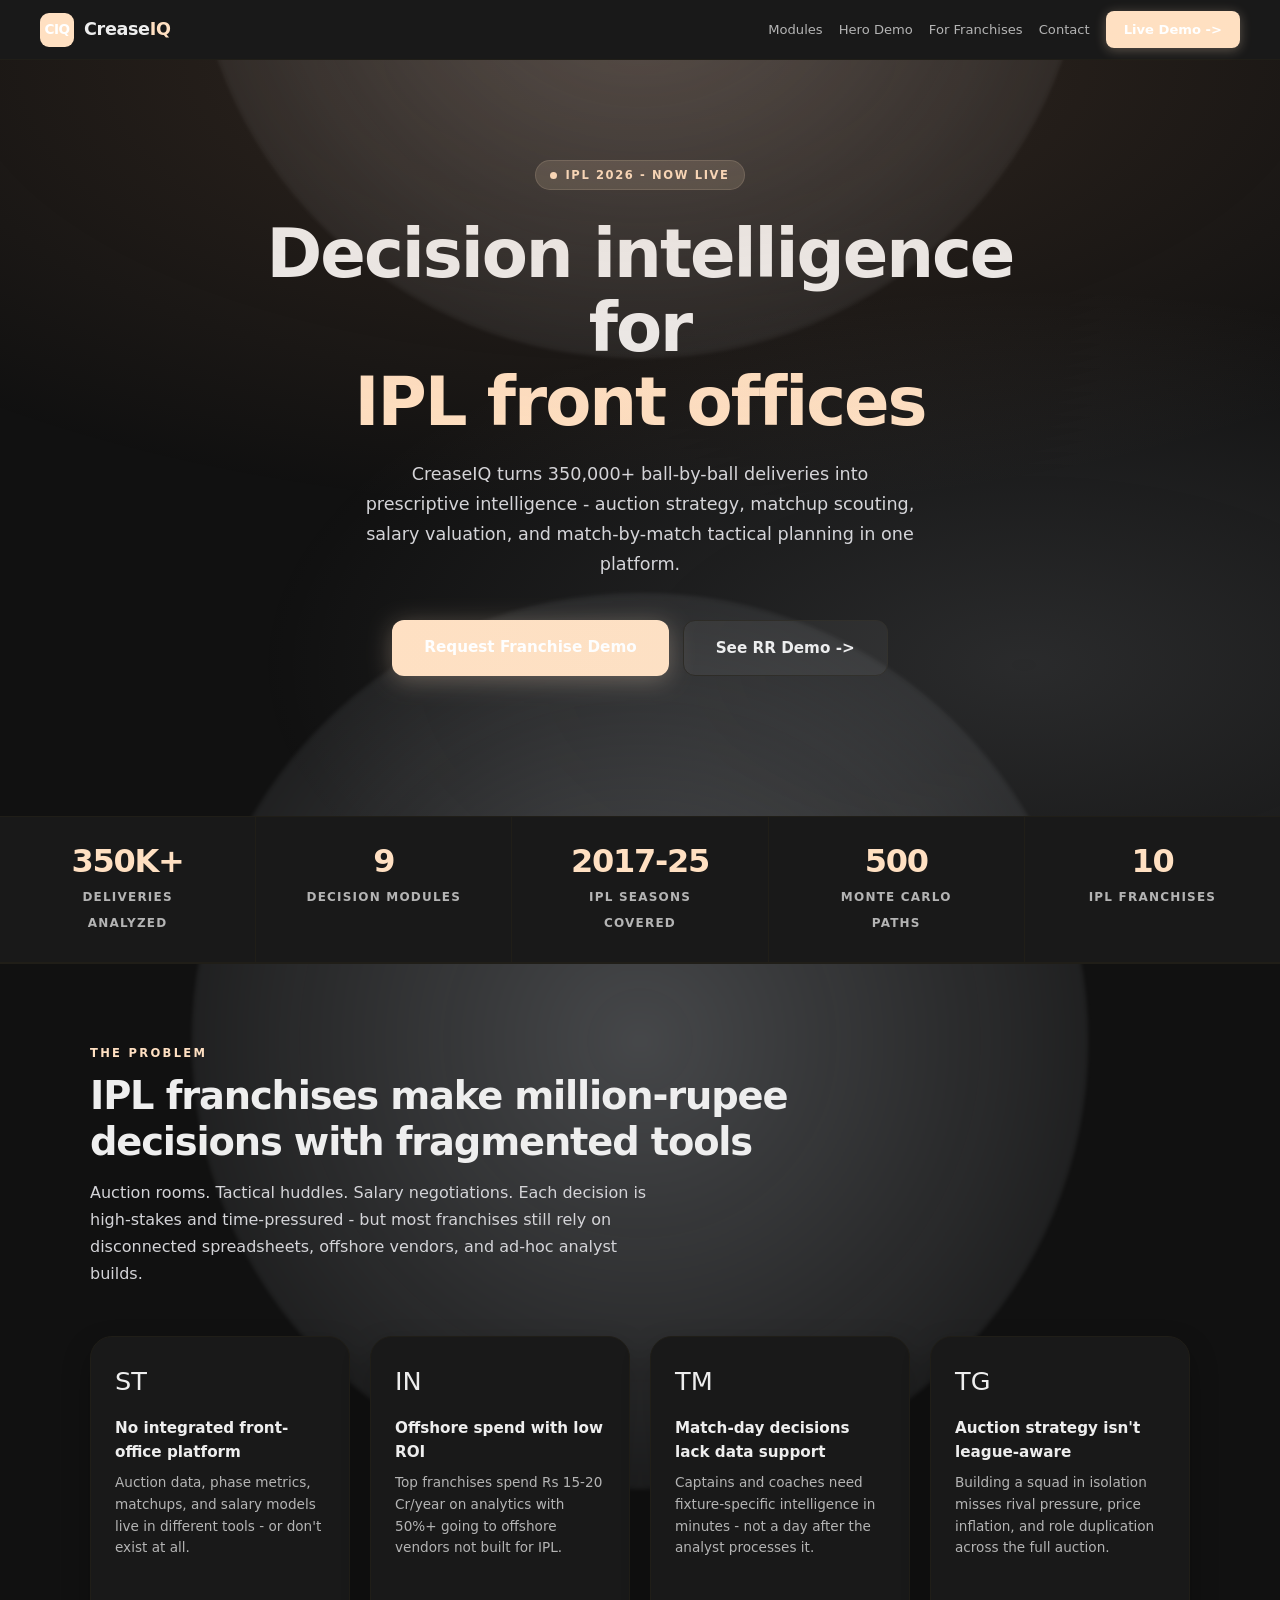
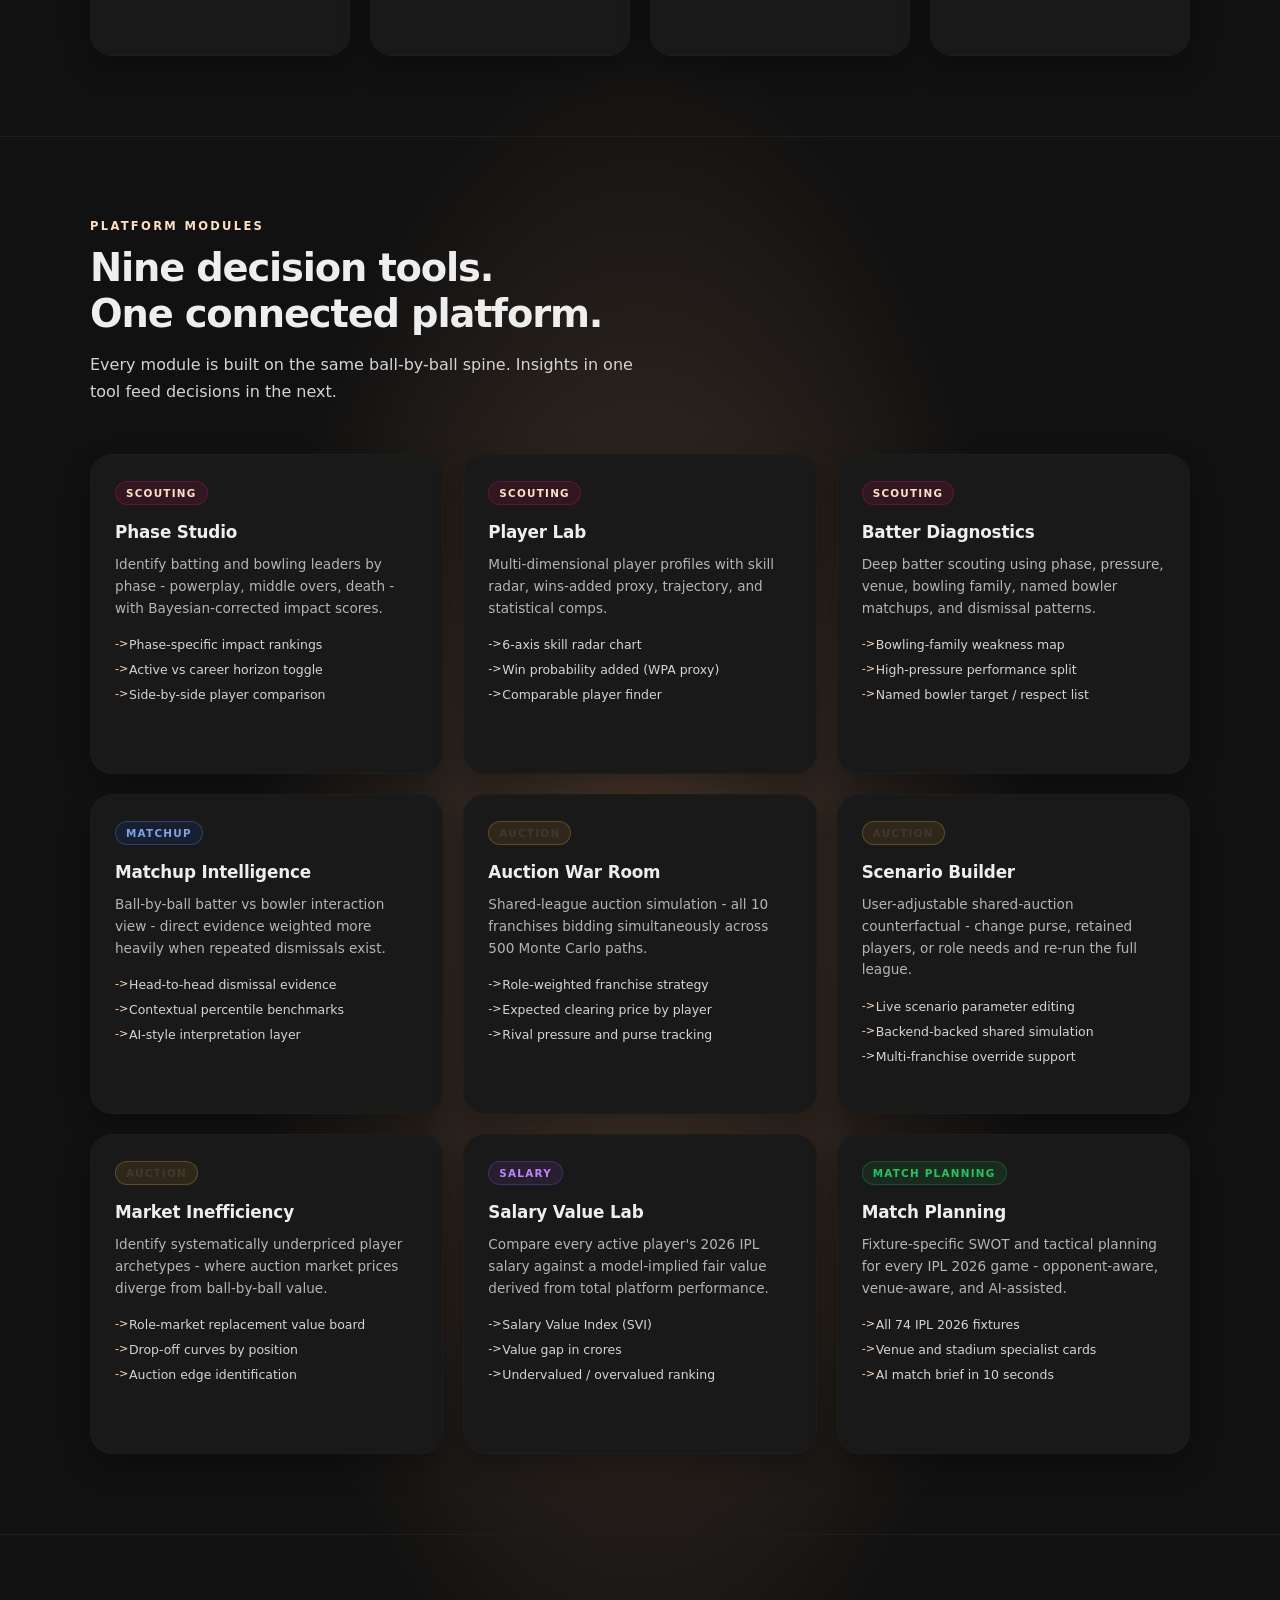
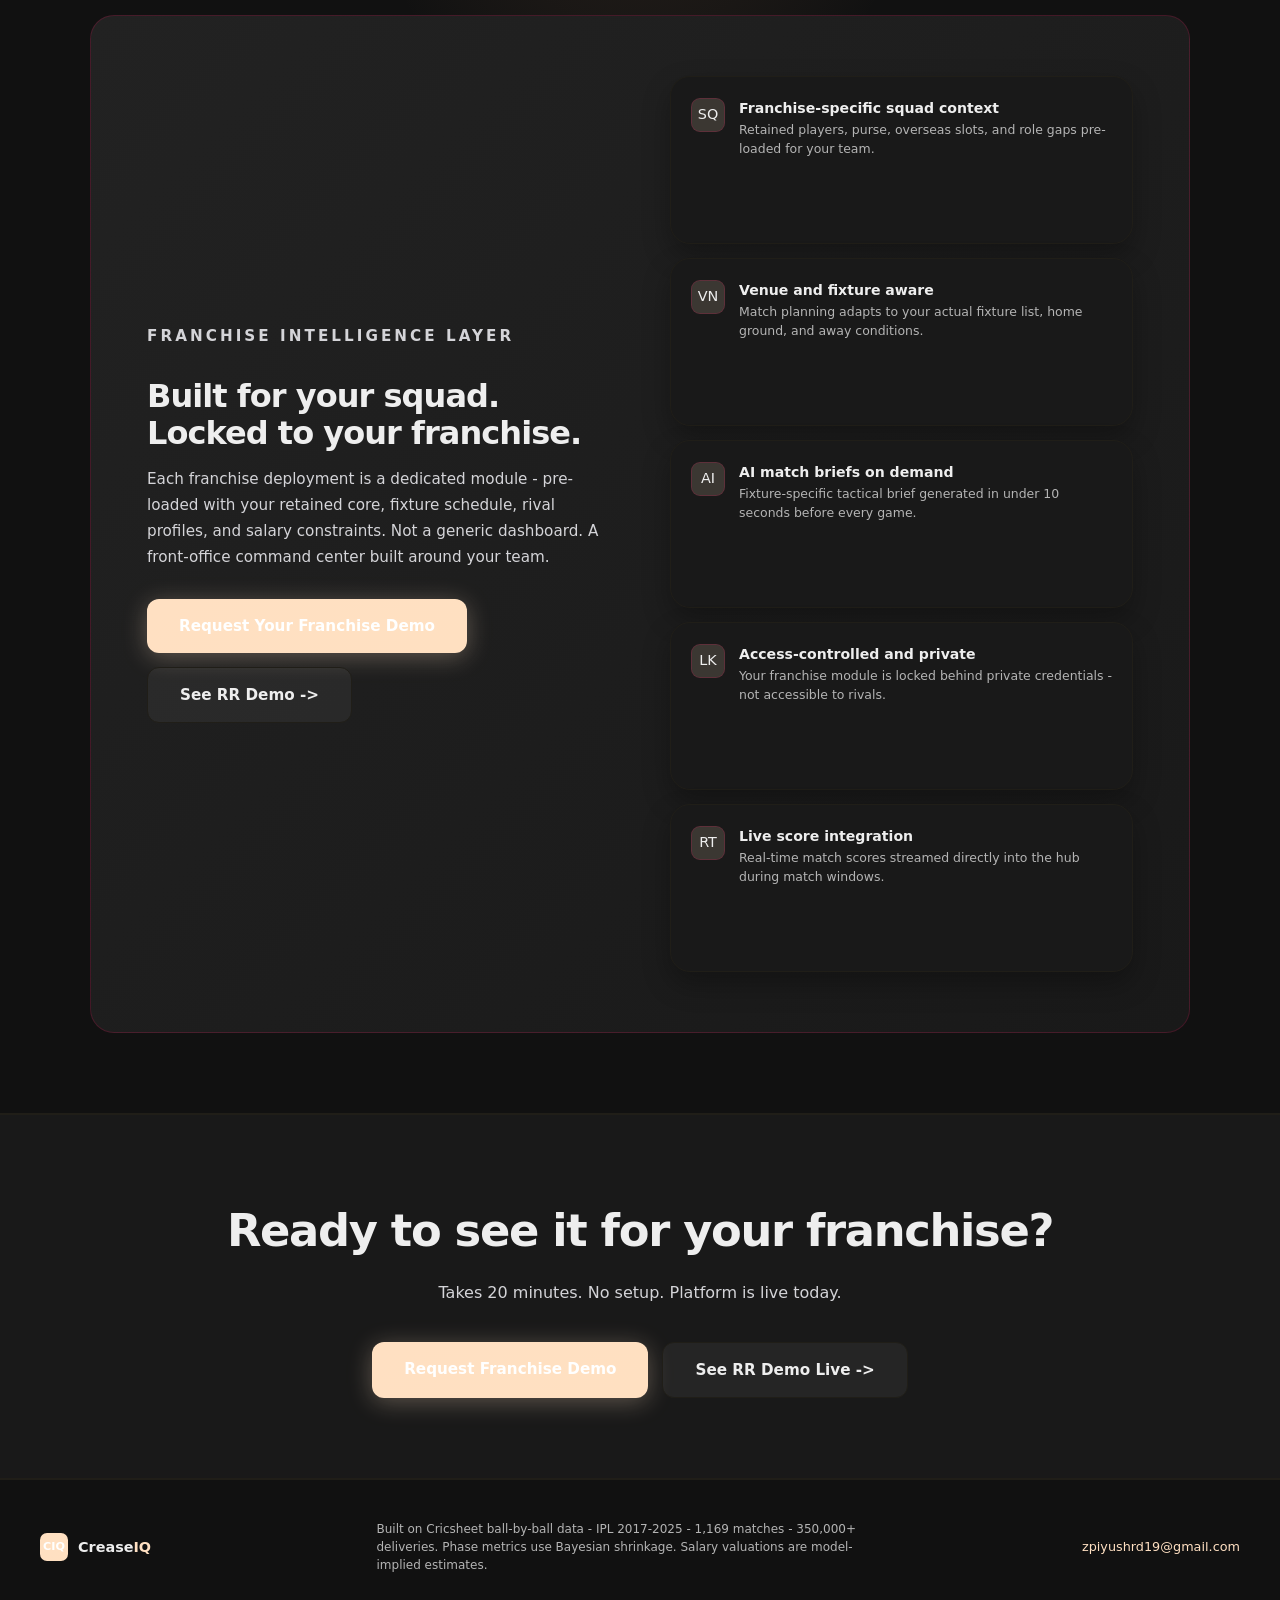
<file: Dashboard/index.html>
<!DOCTYPE html>
<html lang="en" data-no-global-beams class="dark">
<head>
  <meta charset="UTF-8" />
  <meta name="viewport" content="width=device-width, initial-scale=1.0" />
  <title>CreaseIQ - Decision Intelligence for IPL Front Offices</title>
  <style>
    *, *::before, *::after { box-sizing: border-box; margin: 0; padding: 0; }

    :root {
      --ink:       #0a0a0b;
      --ink2:      #141416;
      --card:      #19191c;
      --card2:     #222227;
      --border:    rgba(255,250,246,0.16);
      --pink:      #ffe0c2;
      --pink-d:    #c48a63;
      --pink-glow: rgba(196,138,99,0.34);
      --pink-dim:  rgba(196,138,99,0.18);
      --blue:      #3b3f48;
      --gold:      #ffe0c2;
      --text:      #f6f3ef;
      --muted:     #b9b0a7;
      --light:     #d6cec6;
      --green:     #22C55E;
    }

    .dark {
      --ink:       #111111;
      --ink2:      #191919;
      --card:      #191919;
      --card2:     #222222;
      --border:    #201e18;
      --pink:      #ffe0c2;
      --pink-d:    #ffe0c1;
      --pink-glow: rgba(255,224,194,0.3);
      --pink-dim:  rgba(255,224,194,0.15);
      --blue:      #393028;
      --gold:      #42382e;
      --text:      #eeeeee;
      --muted:     #b4b4b4;
      --light:     #d4d4d8;
    }

    html { scroll-behavior: smooth; }

    body {
      position: relative;
      overflow-x: hidden;
      font-family: "Segoe UI", system-ui, -apple-system, sans-serif;
      background:
        radial-gradient(ellipse 44% 26% at 50% 52%, rgba(196,138,99,0.30), transparent 70%),
        var(--ink);
      color: var(--text);
      line-height: 1.6;
    }

    body::before,
    body::after {
      content: "";
      position: fixed;
      left: 50%;
      width: min(70vw, 980px);
      height: min(70vw, 980px);
      border-radius: 50%;
      pointer-events: none;
      z-index: -1;
      transform: translateX(-50%);
      background: radial-gradient(circle at 50% 50%, rgba(223,229,238,0.26), rgba(223,229,238,0));
      filter: blur(2px);
    }

    body::before {
      top: -42vw;
    }

    body::after {
      bottom: -46vw;
    }

    /* NAV */
    nav {
      position: sticky;
      top: 0;
      z-index: 100;
      background: var(--card);
      backdrop-filter: blur(12px);
      border-bottom: 1px solid var(--border);
      display: flex;
      align-items: center;
      justify-content: space-between;
      padding: 0 40px;
      height: 60px;
    }

    .nav-brand {
      display: flex;
      align-items: center;
      gap: 10px;
    }

    .nav-logo {
      width: 34px;
      height: 34px;
      border-radius: 9px;
      background: linear-gradient(135deg, var(--pink), var(--pink-d));
      display: flex;
      align-items: center;
      justify-content: center;
      font-weight: 900;
      font-size: 0.85rem;
      letter-spacing: -0.04em;
      color: white;
      flex-shrink: 0;
    }

    .nav-wordmark {
      font-size: 1.1rem;
      font-weight: 800;
      letter-spacing: -0.02em;
      color: var(--text);
    }

    .nav-wordmark span { color: var(--pink); }

    .nav-right {
      display: flex;
      align-items: center;
      gap: 16px;
    }

    .nav-link {
      font-size: 0.82rem;
      color: var(--muted);
      text-decoration: none;
      font-weight: 500;
      transition: color 0.2s;
    }

    .nav-link:hover { color: var(--text); }

    .nav-cta {
      padding: 8px 18px;
      background: linear-gradient(135deg, var(--pink), var(--pink-d));
      color: white;
      border-radius: 8px;
      font-size: 0.82rem;
      font-weight: 700;
      text-decoration: none;
      box-shadow: 0 2px 12px var(--pink-glow);
      transition: all 0.2s;
    }

    .nav-cta:hover { transform: translateY(-1px); box-shadow: 0 4px 20px var(--pink-glow); }

    /* HERO */
    .hero {
      position: relative;
      overflow: hidden;
      padding: 100px 40px 80px;
      text-align: center;
    }

    .hero::before {
      content: '';
      position: absolute;
      inset: 0;
      background:
        radial-gradient(ellipse 80% 60% at 50% 0%, rgba(196,138,99,0.18), transparent),
        radial-gradient(ellipse 60% 50% at 80% 80%, rgba(223,229,238,0.12), transparent);
      pointer-events: none;
    }

    .hero-badge {
      display: inline-flex;
      align-items: center;
      gap: 8px;
      padding: 5px 14px;
      border-radius: 999px;
      border: 1px solid var(--pink-dim);
      background: var(--pink-dim);
      font-size: 0.72rem;
      font-weight: 700;
      text-transform: uppercase;
      letter-spacing: 0.14em;
      color: var(--pink);
      margin-bottom: 28px;
    }

    .hero-badge::before {
      content: '';
      width: 7px;
      height: 7px;
      border-radius: 50%;
      background: var(--pink);
      animation: pulse 2s ease-in-out infinite;
    }

    @keyframes pulse {
      0%, 100% { opacity: 1; }
      50%       { opacity: 0.4; }
    }

    .hero h1 {
      font-size: clamp(2.4rem, 6vw, 4.2rem);
      font-weight: 900;
      letter-spacing: -0.03em;
      line-height: 1.1;
      margin-bottom: 20px;
      max-width: 820px;
      margin-left: auto;
      margin-right: auto;
    }

    .hero h1 em {
      font-style: normal;
      color: var(--pink);
    }

    .hero-sub {
      font-size: 1.1rem;
      color: var(--light);
      max-width: 560px;
      margin: 0 auto 40px;
      line-height: 1.7;
    }

    .hero-actions {
      display: flex;
      gap: 14px;
      justify-content: center;
      flex-wrap: wrap;
      margin-bottom: 60px;
    }

    .btn-primary {
      padding: 15px 32px;
      background: linear-gradient(135deg, var(--pink), var(--pink-d));
      color: white;
      border-radius: 12px;
      font-weight: 700;
      font-size: 0.95rem;
      text-decoration: none;
      box-shadow: 0 4px 24px var(--pink-glow);
      transition: all 0.2s;
    }

    .btn-primary:hover { transform: translateY(-2px); box-shadow: 0 8px 32px var(--pink-glow); }

    .btn-secondary {
      padding: 15px 32px;
      background: rgba(255,255,255,0.05);
      color: var(--text);
      border-radius: 12px;
      font-weight: 700;
      font-size: 0.95rem;
      text-decoration: none;
      border: 1px solid var(--border);
      transition: all 0.2s;
    }

    .btn-secondary:hover { background: rgba(255,255,255,0.09); }

    /* STATS BAR */
    .stats-bar {
      display: flex;
      justify-content: center;
      gap: 0;
      flex-wrap: wrap;
      border-top: 1px solid var(--border);
      border-bottom: 1px solid var(--border);
      background: var(--ink2);
    }

    .stat-item {
      padding: 28px 48px;
      text-align: center;
      border-right: 1px solid var(--border);
      flex: 1;
      min-width: 160px;
    }

    .stat-item:last-child { border-right: none; }

    .stat-number {
      display: block;
      font-size: 2rem;
      font-weight: 900;
      color: var(--pink);
      letter-spacing: -0.04em;
      line-height: 1;
      margin-bottom: 6px;
    }

    .stat-label {
      font-size: 0.75rem;
      color: var(--muted);
      text-transform: uppercase;
      letter-spacing: 0.1em;
      font-weight: 600;
    }

    /* SECTION SHARED */
    .section {
      padding: 80px 40px;
      max-width: 1180px;
      margin: 0 auto;
    }

    .section-eyebrow {
      font-size: 0.72rem;
      text-transform: uppercase;
      letter-spacing: 0.2em;
      font-weight: 700;
      color: var(--pink);
      margin-bottom: 10px;
    }

    .section-title {
      font-size: clamp(1.6rem, 3.5vw, 2.4rem);
      font-weight: 900;
      letter-spacing: -0.03em;
      line-height: 1.2;
      margin-bottom: 14px;
    }

    .section-sub {
      font-size: 1rem;
      color: var(--light);
      max-width: 560px;
      line-height: 1.7;
      margin-bottom: 48px;
    }

    /* PROBLEM */
    .problem-grid {
      display: grid;
      grid-template-columns: repeat(auto-fit, minmax(260px, 1fr));
      gap: 20px;
    }

    .problem-card {
      background: var(--card);
      border: 1px solid var(--border);
      border-radius: 22px;
      min-height: 320px;
      padding: 24px;
      position: relative;
      overflow: hidden;
      box-shadow: 0 12px 28px rgba(0,0,0,0.28);
      transition: transform 0.2s ease, border-color 0.2s ease;
    }

    .problem-card:hover {
      transform: translateY(-5px) scale(1.01);
      border-color: rgba(255, 224, 194, 0.42);
    }

    .problem-icon {
      font-size: 1.6rem;
      margin-bottom: 14px;
      position: relative;
      z-index: 2;
    }

    .problem-card h4 {
      font-size: 0.95rem;
      font-weight: 700;
      color: var(--text);
      margin-bottom: 8px;
      position: relative;
      z-index: 2;
    }

    .problem-card p {
      font-size: 0.85rem;
      color: var(--muted);
      line-height: 1.6;
      max-width: 100%;
      position: relative;
      z-index: 2;
    }

    /* MODULES GRID */
    .modules-grid {
      display: grid;
      grid-template-columns: repeat(auto-fill, minmax(310px, 1fr));
      gap: 20px;
    }

    .module-card {
      background: var(--card);
      border: 1px solid var(--border);
      border-radius: 22px;
      min-height: 320px;
      padding: 24px;
      transition: border-color 0.2s, transform 0.2s;
      position: relative;
      overflow: hidden;
      text-decoration: none;
      color: inherit;
      box-shadow: 0 12px 28px rgba(0,0,0,0.28);
      display: block;
    }

    .module-card::before {
      content: '';
      position: absolute;
      top: 0; left: 0; right: 0;
      height: 2px;
      background: linear-gradient(90deg, var(--pink), transparent);
      opacity: 0;
      transition: opacity 0.2s;
    }

    .module-card:hover {
      border-color: rgba(255, 224, 194, 0.42);
      transform: translateY(-5px) scale(1.01);
    }

    .module-card:hover::before { opacity: 1; }

    .module-tag {
      display: inline-block;
      padding: 3px 10px;
      border-radius: 999px;
      font-size: 0.65rem;
      font-weight: 700;
      text-transform: uppercase;
      letter-spacing: 0.12em;
      margin-bottom: 14px;
      position: relative;
      z-index: 2;
    }

    .tag-scouting  { background: rgba(232,23,93,0.12); color: var(--pink); border: 1px solid rgba(232,23,93,0.25); }
    .tag-auction   { background: rgba(240,180,41,0.1);  color: var(--gold); border: 1px solid rgba(240,180,41,0.25); }
    .tag-matchup   { background: rgba(20,51,107,0.3);   color: #7BA4E8;     border: 1px solid rgba(123,164,232,0.25); }
    .tag-planning  { background: rgba(34,197,94,0.1);   color: var(--green);border: 1px solid rgba(34,197,94,0.25); }
    .tag-salary    { background: rgba(168,85,247,0.1);  color: #C084FC;     border: 1px solid rgba(168,85,247,0.25); }

    .module-card h3 {
      font-size: 1.05rem;
      font-weight: 800;
      color: var(--text);
      margin-bottom: 8px;
      letter-spacing: -0.01em;
      position: relative;
      z-index: 2;
    }

    .module-card p {
      font-size: 0.85rem;
      color: var(--muted);
      line-height: 1.6;
      margin-bottom: 16px;
      max-width: 100%;
      position: relative;
      z-index: 2;
    }

    .module-bullets {
      list-style: none;
      display: flex;
      flex-direction: column;
      gap: 5px;
    }

    .module-bullets li {
      font-size: 0.78rem;
      color: var(--light);
      padding-left: 14px;
      position: relative;
      z-index: 2;
    }

    .module-bullets li::before {
      content: '->';
      position: absolute;
      left: 0;
      color: var(--pink);
      font-size: 0.7rem;
    }

    /* FRANCHISE SECTION */
    .franchise-block {
      background: linear-gradient(135deg, var(--card2), var(--ink2));
      border: 1px solid rgba(232,23,93,0.2);
      border-radius: 24px;
      padding: 60px 56px;
      display: grid;
      grid-template-columns: 1fr 1fr;
      gap: 60px;
      align-items: center;
    }

    @media (max-width: 768px) {
      .franchise-block { grid-template-columns: 1fr; gap: 36px; padding: 36px 28px; }
    }

    .franchise-eyebrow {
      font-size: 0.7rem;
      text-transform: uppercase;
      letter-spacing: 0.2em;
      font-weight: 700;
      color: var(--pink);
      margin-bottom: 12px;
    }

    .franchise-block h2 {
      font-size: 2rem;
      font-weight: 900;
      letter-spacing: -0.03em;
      line-height: 1.15;
      margin-bottom: 16px;
    }

    .franchise-block p {
      color: var(--light);
      font-size: 0.95rem;
      line-height: 1.7;
      margin-bottom: 28px;
    }

    .franchise-features {
      display: grid;
      grid-template-columns: 1fr;
      gap: 14px;
    }

    .franchise-feature {
      display: flex;
      gap: 14px;
      align-items: flex-start;
      background: var(--card);
      border: 1px solid var(--border);
      border-radius: 20px;
      min-height: 168px;
      padding: 20px;
      position: relative;
      overflow: hidden;
      box-shadow: 0 12px 28px rgba(0,0,0,0.28);
      transition: transform 0.2s ease, border-color 0.2s ease;
    }

    .franchise-feature:hover {
      transform: translateY(-5px) scale(1.01);
      border-color: rgba(255, 224, 194, 0.42);
    }

    .ff-icon {
      width: 34px;
      height: 34px;
      border-radius: 9px;
      background: var(--pink-dim);
      border: 1px solid rgba(232,23,93,0.2);
      display: flex;
      align-items: center;
      justify-content: center;
      font-size: 0.9rem;
      flex-shrink: 0;
      margin-top: 1px;
      position: relative;
      z-index: 2;
    }

    .ff-body h5 {
      font-size: 0.88rem;
      font-weight: 700;
      color: var(--text);
      margin-bottom: 2px;
      position: relative;
      z-index: 2;
    }

    .ff-body p {
      font-size: 0.78rem;
      color: var(--muted);
      margin-bottom: 0;
      line-height: 1.5;
      max-width: 100%;
      position: relative;
      z-index: 2;
    }

    /* CTA BAND */
    .cta-band {
      background: var(--ink2);
      border-top: 1px solid var(--border);
      border-bottom: 1px solid var(--border);
      padding: 80px 40px;
      text-align: center;
    }

    .cta-band h2 {
      font-size: clamp(1.8rem, 4vw, 2.8rem);
      font-weight: 900;
      letter-spacing: -0.03em;
      margin-bottom: 14px;
    }

    .cta-band p {
      font-size: 1rem;
      color: var(--light);
      margin-bottom: 36px;
      max-width: 480px;
      margin-left: auto;
      margin-right: auto;
    }

    .cta-stack {
      display: flex;
      gap: 14px;
      justify-content: center;
      flex-wrap: wrap;
    }

    /* FOOTER */
    footer {
      padding: 40px;
      border-top: 1px solid var(--border);
      display: flex;
      align-items: center;
      justify-content: space-between;
      flex-wrap: wrap;
      gap: 16px;
    }

    .footer-brand {
      display: flex;
      align-items: center;
      gap: 10px;
    }

    .footer-logo {
      width: 28px;
      height: 28px;
      border-radius: 7px;
      background: linear-gradient(135deg, var(--pink), var(--pink-d));
      display: flex;
      align-items: center;
      justify-content: center;
      font-weight: 900;
      font-size: 0.7rem;
      color: white;
    }

    .footer-wordmark {
      font-size: 0.9rem;
      font-weight: 800;
      color: var(--text);
    }

    .footer-wordmark span { color: var(--pink); }

    .footer-note {
      font-size: 0.75rem;
      color: var(--muted);
      max-width: 480px;
      line-height: 1.5;
    }

    .footer-contact {
      font-size: 0.8rem;
      color: var(--muted);
    }

    .footer-contact a {
      color: var(--pink);
      text-decoration: none;
    }

    /* DIVIDER */
    .section-divider {
      border: none;
      border-top: 1px solid var(--border);
      margin: 0;
    }

    /* MODAL */
    .modal-overlay {
      display: none;
      position: fixed;
      inset: 0;
      background: rgba(6,8,26,0.85);
      backdrop-filter: blur(8px);
      z-index: 999;
      align-items: center;
      justify-content: center;
      padding: 24px;
    }

    .modal-overlay.open { display: flex; }

    .modal {
      background: var(--card);
      border: 1px solid rgba(232,23,93,0.25);
      border-radius: 20px;
      padding: 44px 40px;
      width: 100%;
      max-width: 460px;
      position: relative;
      box-shadow: 0 0 80px rgba(232,23,93,0.1), 0 32px 80px rgba(0,0,0,0.6);
    }

    .modal::before {
      content: '';
      position: absolute;
      top: 0; left: 0; right: 0;
      height: 2px;
      background: linear-gradient(90deg, var(--pink), #14336B);
      border-radius: 20px 20px 0 0;
    }

    .modal-close {
      position: absolute;
      top: 16px; right: 20px;
      background: none;
      border: none;
      color: var(--muted);
      font-size: 1.4rem;
      cursor: pointer;
      line-height: 1;
      padding: 4px;
      transition: color 0.2s;
    }

    .modal-close:hover { color: var(--text); }

    .modal h2 {
      font-size: 1.3rem;
      font-weight: 900;
      letter-spacing: -0.02em;
      margin-bottom: 6px;
    }

    .modal-sub {
      font-size: 0.82rem;
      color: var(--muted);
      margin-bottom: 28px;
      line-height: 1.5;
    }

    .form-field {
      margin-bottom: 16px;
    }

    .form-label {
      display: block;
      font-size: 0.7rem;
      font-weight: 700;
      text-transform: uppercase;
      letter-spacing: 0.12em;
      color: var(--muted);
      margin-bottom: 7px;
    }

    .form-input {
      width: 100%;
      padding: 12px 14px;
      background: rgba(255,255,255,0.05);
      border: 1px solid rgba(255,255,255,0.1);
      border-radius: 10px;
      color: var(--text);
      font-size: 0.9rem;
      font-family: inherit;
      outline: none;
      transition: border-color 0.2s, box-shadow 0.2s;
    }

    .form-input:focus {
      border-color: var(--pink);
      box-shadow: 0 0 0 3px rgba(232,23,93,0.12);
    }

    .form-input::placeholder { color: rgba(123,141,184,0.5); }

    textarea.form-input {
      resize: vertical;
      min-height: 80px;
    }

    .form-submit {
      width: 100%;
      padding: 13px;
      background: linear-gradient(135deg, var(--pink), var(--pink-d));
      color: white;
      border: none;
      border-radius: 10px;
      font-weight: 700;
      font-size: 0.9rem;
      cursor: pointer;
      box-shadow: 0 4px 18px rgba(232,23,93,0.3);
      transition: all 0.2s;
      margin-top: 8px;
    }

    .form-submit:hover:not(:disabled) { transform: translateY(-1px); box-shadow: 0 6px 24px rgba(232,23,93,0.45); }
    .form-submit:disabled { opacity: 0.6; cursor: not-allowed; }

    .form-success {
      display: none;
      text-align: center;
      padding: 20px 0;
    }

    .form-success .success-icon { font-size: 2.4rem; margin-bottom: 12px; }

    .form-success h3 {
      font-size: 1.1rem;
      font-weight: 800;
      margin-bottom: 8px;
    }

    .form-success p {
      font-size: 0.85rem;
      color: var(--muted);
      line-height: 1.6;
    }

    .form-error {
      display: none;
      margin-top: 10px;
      padding: 10px 14px;
      border-radius: 8px;
      background: rgba(232,23,93,0.08);
      border: 1px solid rgba(232,23,93,0.2);
      color: #FF6B9D;
      font-size: 0.8rem;
    }

    /* RESPONSIVE */
    @media (max-width: 640px) {
      nav { padding: 0 16px; }
      .nav-link { display: none; }
      .hero { padding: 60px 16px 40px; }
      .hero h1 { font-size: clamp(2rem, 8vw, 2.6rem); }
      .section, .cta-band { padding: 48px 16px; }
      .stats-bar { display: grid; grid-template-columns: 1fr 1fr; border-right: none; }
      .stat-item { padding: 20px 16px; min-width: 120px; border-right: 1px solid var(--border); border-bottom: 1px solid var(--border); }
      .stat-item:nth-child(2n) { border-right: none; }
      .stat-item:nth-last-child(-n+2) { border-bottom: none; }
      .franchise-block { padding: 32px 20px; }
      footer { padding: 28px 20px; flex-direction: column; align-items: center; text-align: center; }
      .footer-brand { flex-direction: column; }
      .modal { padding: 32px 20px; }
      .module-card { min-height: 280px; }
    }
  </style>
</head>
<body>

<!-- DEMO REQUEST MODAL -->
<div class="modal-overlay" id="demo-modal" role="dialog" aria-modal="true" aria-labelledby="modal-title">
  <div class="modal">
    <button class="modal-close" id="modal-close" aria-label="Close">x</button>
    <div id="modal-form-wrap">
      <h2 id="modal-title">Request Franchise Demo</h2>
      <p class="modal-sub">Tell us about your franchise and we'll send you private access to the full platform.</p>
      <form id="demo-form" novalidate>
        <div class="form-field">
          <label class="form-label" for="f-name">Your Name *</label>
          <input class="form-input" id="f-name" type="text" placeholder="Anil Kumble" required />
        </div>
        <div class="form-field">
          <label class="form-label" for="f-email">Email Address *</label>
          <input class="form-input" id="f-email" type="email" placeholder="you@franchise.com" required />
        </div>
        <div class="form-field">
          <label class="form-label" for="f-team">Franchise / Organisation</label>
          <input class="form-input" id="f-team" type="text" placeholder="e.g. Mumbai Indians, ESPNcricinfo, ..." />
        </div>
        <div class="form-field">
          <label class="form-label" for="f-note">What are you looking for? (optional)</label>
          <textarea class="form-input" id="f-note" placeholder="Auction prep, matchup scouting, salary analysis..."></textarea>
        </div>
        <button class="form-submit" type="submit" id="demo-submit">Send Request -></button>
        <div class="form-error" id="form-error"></div>
      </form>
    </div>
    <div class="form-success" id="form-success">
      <div class="success-icon">OK</div>
      <h3>Request received</h3>
      <p>We'll review your request and send you private demo access within 24 hours.</p>
    </div>
  </div>
</div>

<!-- NAV -->
<nav>
  <div class="nav-brand">
    <div class="nav-logo">CIQ</div>
    <span class="nav-wordmark">Crease<span>IQ</span></span>
  </div>
  <div class="nav-right">
    <a class="nav-link" href="#modules">Modules</a>
    <a class="nav-link" href="./illuminated_hero.html">Hero Demo</a>
    <a class="nav-link" href="#franchise">For Franchises</a>
    <a class="nav-link" href="#" onclick="openDemoModal();return false;">Contact</a>
    <a class="nav-cta" href="./rr_login.html">Live Demo -></a>
  </div>
</nav>

<!-- HERO -->
<section class="hero">
  <div class="hero-badge">IPL 2026 - Now Live</div>
  <h1>Decision intelligence for<br /><em>IPL front offices</em></h1>
  <p class="hero-sub">
    CreaseIQ turns 350,000+ ball-by-ball deliveries into prescriptive
    intelligence - auction strategy, matchup scouting, salary valuation,
    and match-by-match tactical planning in one platform.
  </p>
  <div class="hero-actions">
    <a class="btn-primary" href="#" onclick="openDemoModal();return false;">
      Request Franchise Demo
    </a>
    <a class="btn-secondary" href="./rr_login.html">
      See RR Demo ->
    </a>
  </div>
</section>

<!-- STATS BAR -->
<div class="stats-bar">
  <div class="stat-item">
    <span class="stat-number">350K+</span>
    <span class="stat-label">Deliveries analyzed</span>
  </div>
  <div class="stat-item">
    <span class="stat-number">9</span>
    <span class="stat-label">Decision modules</span>
  </div>
  <div class="stat-item">
    <span class="stat-number">2017-25</span>
    <span class="stat-label">IPL seasons covered</span>
  </div>
  <div class="stat-item">
    <span class="stat-number">500</span>
    <span class="stat-label">Monte Carlo paths</span>
  </div>
  <div class="stat-item">
    <span class="stat-number">10</span>
    <span class="stat-label">IPL franchises</span>
  </div>
</div>

<hr class="section-divider" />

<!-- PROBLEM -->
<div class="section">
  <p class="section-eyebrow">The Problem</p>
  <h2 class="section-title">IPL franchises make million-rupee<br />decisions with fragmented tools</h2>
  <p class="section-sub">
    Auction rooms. Tactical huddles. Salary negotiations.
    Each decision is high-stakes and time-pressured - but most franchises
    still rely on disconnected spreadsheets, offshore vendors, and ad-hoc analyst builds.
  </p>
  <div class="problem-grid">
    <div class="problem-card">
      <div class="problem-icon">ST</div>
      <h4>No integrated front-office platform</h4>
      <p>Auction data, phase metrics, matchups, and salary models live in different tools - or don't exist at all.</p>
</div>
    <div class="problem-card">
      <div class="problem-icon">IN</div>
      <h4>Offshore spend with low ROI</h4>
      <p>Top franchises spend Rs 15-20 Cr/year on analytics with 50%+ going to offshore vendors not built for IPL.</p>
</div>
    <div class="problem-card">
      <div class="problem-icon">TM</div>
      <h4>Match-day decisions lack data support</h4>
      <p>Captains and coaches need fixture-specific intelligence in minutes - not a day after the analyst processes it.</p>
</div>
    <div class="problem-card">
      <div class="problem-icon">TG</div>
      <h4>Auction strategy isn't league-aware</h4>
      <p>Building a squad in isolation misses rival pressure, price inflation, and role duplication across the full auction.</p>
</div>
  </div>
</div>

<hr class="section-divider" />

<!-- MODULES -->
<div class="section" id="modules">
  <p class="section-eyebrow">Platform Modules</p>
  <h2 class="section-title">Nine decision tools.<br />One connected platform.</h2>
  <p class="section-sub">
    Every module is built on the same ball-by-ball spine.
    Insights in one tool feed decisions in the next.
  </p>

  <div class="modules-grid">

    <a class="module-card" href="./phase_studio.html">
      <span class="module-tag tag-scouting">Scouting</span>
      <h3>Phase Studio</h3>
      <p>Identify batting and bowling leaders by phase - powerplay, middle overs, death - with Bayesian-corrected impact scores.</p>
      <ul class="module-bullets">
        <li>Phase-specific impact rankings</li>
        <li>Active vs career horizon toggle</li>
        <li>Side-by-side player comparison</li>
      </ul>
</a>

    <a class="module-card" href="./rr_hub.html">
      <span class="module-tag tag-scouting">Scouting</span>
      <h3>Player Lab</h3>
      <p>Multi-dimensional player profiles with skill radar, wins-added proxy, trajectory, and statistical comps.</p>
      <ul class="module-bullets">
        <li>6-axis skill radar chart</li>
        <li>Win probability added (WPA proxy)</li>
        <li>Comparable player finder</li>
      </ul>
</a>

    <a class="module-card" href="./batter_diagnostics.html">
      <span class="module-tag tag-scouting">Scouting</span>
      <h3>Batter Diagnostics</h3>
      <p>Deep batter scouting using phase, pressure, venue, bowling family, named bowler matchups, and dismissal patterns.</p>
      <ul class="module-bullets">
        <li>Bowling-family weakness map</li>
        <li>High-pressure performance split</li>
        <li>Named bowler target / respect list</li>
      </ul>
</a>

    <a class="module-card" href="./matchup_intelligence.html">
      <span class="module-tag tag-matchup">Matchup</span>
      <h3>Matchup Intelligence</h3>
      <p>Ball-by-ball batter vs bowler interaction view - direct evidence weighted more heavily when repeated dismissals exist.</p>
      <ul class="module-bullets">
        <li>Head-to-head dismissal evidence</li>
        <li>Contextual percentile benchmarks</li>
        <li>AI-style interpretation layer</li>
      </ul>
</a>

    <a class="module-card" href="./auction_war_room.html">
      <span class="module-tag tag-auction">Auction</span>
      <h3>Auction War Room</h3>
      <p>Shared-league auction simulation - all 10 franchises bidding simultaneously across 500 Monte Carlo paths.</p>
      <ul class="module-bullets">
        <li>Role-weighted franchise strategy</li>
        <li>Expected clearing price by player</li>
        <li>Rival pressure and purse tracking</li>
      </ul>
</a>

    <a class="module-card" href="./scenario_builder.html">
      <span class="module-tag tag-auction">Auction</span>
      <h3>Scenario Builder</h3>
      <p>User-adjustable shared-auction counterfactual - change purse, retained players, or role needs and re-run the full league.</p>
      <ul class="module-bullets">
        <li>Live scenario parameter editing</li>
        <li>Backend-backed shared simulation</li>
        <li>Multi-franchise override support</li>
      </ul>
</a>

    <a class="module-card" href="./market_inefficiency.html">
      <span class="module-tag tag-auction">Auction</span>
      <h3>Market Inefficiency</h3>
      <p>Identify systematically underpriced player archetypes - where auction market prices diverge from ball-by-ball value.</p>
      <ul class="module-bullets">
        <li>Role-market replacement value board</li>
        <li>Drop-off curves by position</li>
        <li>Auction edge identification</li>
      </ul>
</a>

    <a class="module-card" href="./salary_value_lab.html">
      <span class="module-tag tag-salary">Salary</span>
      <h3>Salary Value Lab</h3>
      <p>Compare every active player's 2026 IPL salary against a model-implied fair value derived from total platform performance.</p>
      <ul class="module-bullets">
        <li>Salary Value Index (SVI)</li>
        <li>Value gap in crores</li>
        <li>Undervalued / overvalued ranking</li>
      </ul>
</a>

    <a class="module-card" href="./match_planning.html">
      <span class="module-tag tag-planning">Match Planning</span>
      <h3>Match Planning</h3>
      <p>Fixture-specific SWOT and tactical planning for every IPL 2026 game - opponent-aware, venue-aware, and AI-assisted.</p>
      <ul class="module-bullets">
        <li>All 74 IPL 2026 fixtures</li>
        <li>Venue and stadium specialist cards</li>
        <li>AI match brief in 10 seconds</li>
      </ul>
</a>

  </div>
</div>

<hr class="section-divider" />

<!-- FRANCHISE SECTION -->
<div class="section" id="franchise">
  <div class="franchise-block">
    <div>
      <p class="franchise-eyebrow">Franchise Intelligence Layer</p>
      <h2>Built for your squad.<br />Locked to your franchise.</h2>
      <p>
        Each franchise deployment is a dedicated module - pre-loaded with your
        retained core, fixture schedule, rival profiles, and salary constraints.
        Not a generic dashboard. A front-office command center built around your team.
      </p>
      <div class="hero-actions" style="justify-content:flex-start; margin-bottom:0;">
        <a class="btn-primary" href="mailto:zpiyushrd19@gmail.com?subject=CreaseIQ%20Franchise%20Demo%20Request&body=Hi%20Piyush%2C%0A%0AI%27d%20like%20to%20learn%20more%20about%20CreaseIQ%20for%20our%20franchise.%0A%0ATeam%3A%20%0ARole%3A%20%0A">
          Request Your Franchise Demo
        </a>
        <a class="btn-secondary" href="./rr_login.html">See RR Demo -></a>
      </div>
    </div>
    <div class="franchise-features">
      <div class="franchise-feature">
        <div class="ff-icon">SQ</div>
        <div class="ff-body">
          <h5>Franchise-specific squad context</h5>
          <p>Retained players, purse, overseas slots, and role gaps pre-loaded for your team.</p>
        </div>
</div>
      <div class="franchise-feature">
        <div class="ff-icon">VN</div>
        <div class="ff-body">
          <h5>Venue and fixture aware</h5>
          <p>Match planning adapts to your actual fixture list, home ground, and away conditions.</p>
        </div>
</div>
      <div class="franchise-feature">
        <div class="ff-icon">AI</div>
        <div class="ff-body">
          <h5>AI match briefs on demand</h5>
          <p>Fixture-specific tactical brief generated in under 10 seconds before every game.</p>
        </div>
</div>
      <div class="franchise-feature">
        <div class="ff-icon">LK</div>
        <div class="ff-body">
          <h5>Access-controlled and private</h5>
          <p>Your franchise module is locked behind private credentials - not accessible to rivals.</p>
        </div>
</div>
      <div class="franchise-feature">
        <div class="ff-icon">RT</div>
        <div class="ff-body">
          <h5>Live score integration</h5>
          <p>Real-time match scores streamed directly into the hub during match windows.</p>
        </div>
</div>
    </div>
  </div>
</div>

<hr class="section-divider" />

<!-- CTA BAND -->
<div class="cta-band">
  <h2>Ready to see it for your franchise?</h2>
  <p>Takes 20 minutes. No setup. Platform is live today.</p>
  <div class="cta-stack">
    <a class="btn-primary" href="#" onclick="openDemoModal();return false;">
      Request Franchise Demo
    </a>
    <a class="btn-secondary" href="./rr_login.html">See RR Demo Live -></a>
  </div>
</div>

<!-- FOOTER -->
<footer>
  <div class="footer-brand">
    <div class="footer-logo">CIQ</div>
    <span class="footer-wordmark">Crease<span>IQ</span></span>
  </div>
  <p class="footer-note">
    Built on Cricsheet ball-by-ball data - IPL 2017-2025 - 1,169 matches - 350,000+ deliveries.
    Phase metrics use Bayesian shrinkage. Salary valuations are model-implied estimates.
  </p>
  <p class="footer-contact">
    <a href="mailto:zpiyushrd19@gmail.com">zpiyushrd19@gmail.com</a>
  </p>
</footer>

<script>
  function openDemoModal() {
    document.getElementById("demo-modal").classList.add("open");
    document.getElementById("f-name").focus();
  }

  function closeDemoModal() {
    document.getElementById("demo-modal").classList.remove("open");
  }

  document.getElementById("modal-close").addEventListener("click", closeDemoModal);
  document.getElementById("demo-modal").addEventListener("click", function(e) {
    if (e.target === this) closeDemoModal();
  });
  document.addEventListener("keydown", function(e) {
    if (e.key === "Escape") closeDemoModal();
  });

  document.getElementById("demo-form").addEventListener("submit", async function(e) {
    e.preventDefault();
    const name  = document.getElementById("f-name").value.trim();
    const email = document.getElementById("f-email").value.trim();
    const team  = document.getElementById("f-team").value.trim();
    const note  = document.getElementById("f-note").value.trim();
    const errEl = document.getElementById("form-error");
    const btn   = document.getElementById("demo-submit");

    errEl.style.display = "none";

    if (!name || !email) {
      errEl.textContent = "Please fill in your name and email.";
      errEl.style.display = "block";
      return;
    }

    btn.disabled = true;
    btn.textContent = "Sending...";

    try {
      const res  = await fetch("/api/demo-request", {
        method: "POST",
        headers: { "Content-Type": "application/json" },
        body: JSON.stringify({ name, email, team, note }),
      });
      const data = await res.json();
      if (!data.ok) throw new Error(data.error || "Server error");

      document.getElementById("modal-form-wrap").style.display = "none";
      document.getElementById("form-success").style.display    = "block";
    } catch (err) {
      errEl.textContent = "Something went wrong. Email us directly at zpiyushrd19@gmail.com";
      errEl.style.display = "block";
      btn.disabled = false;
      btn.textContent = "Send Request ->";
    }
  });
</script>
</body>
</html>
</file>
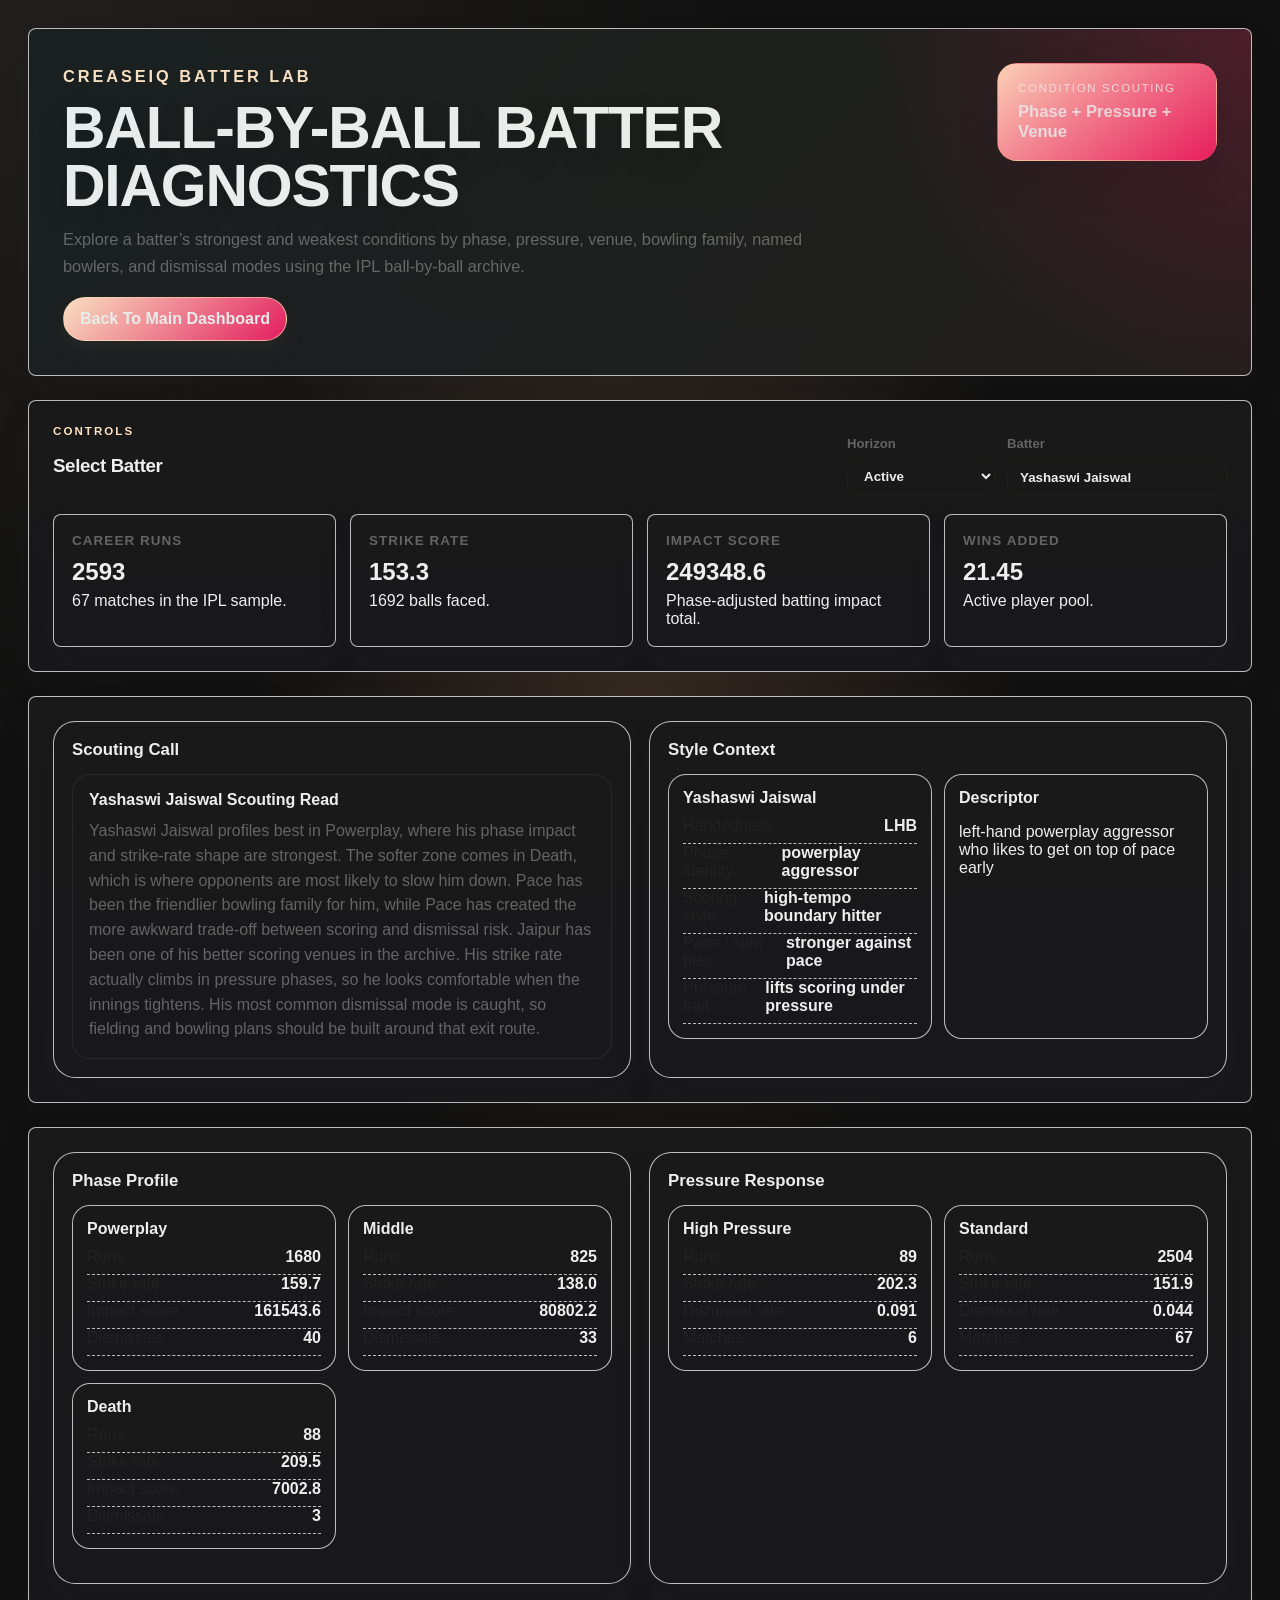
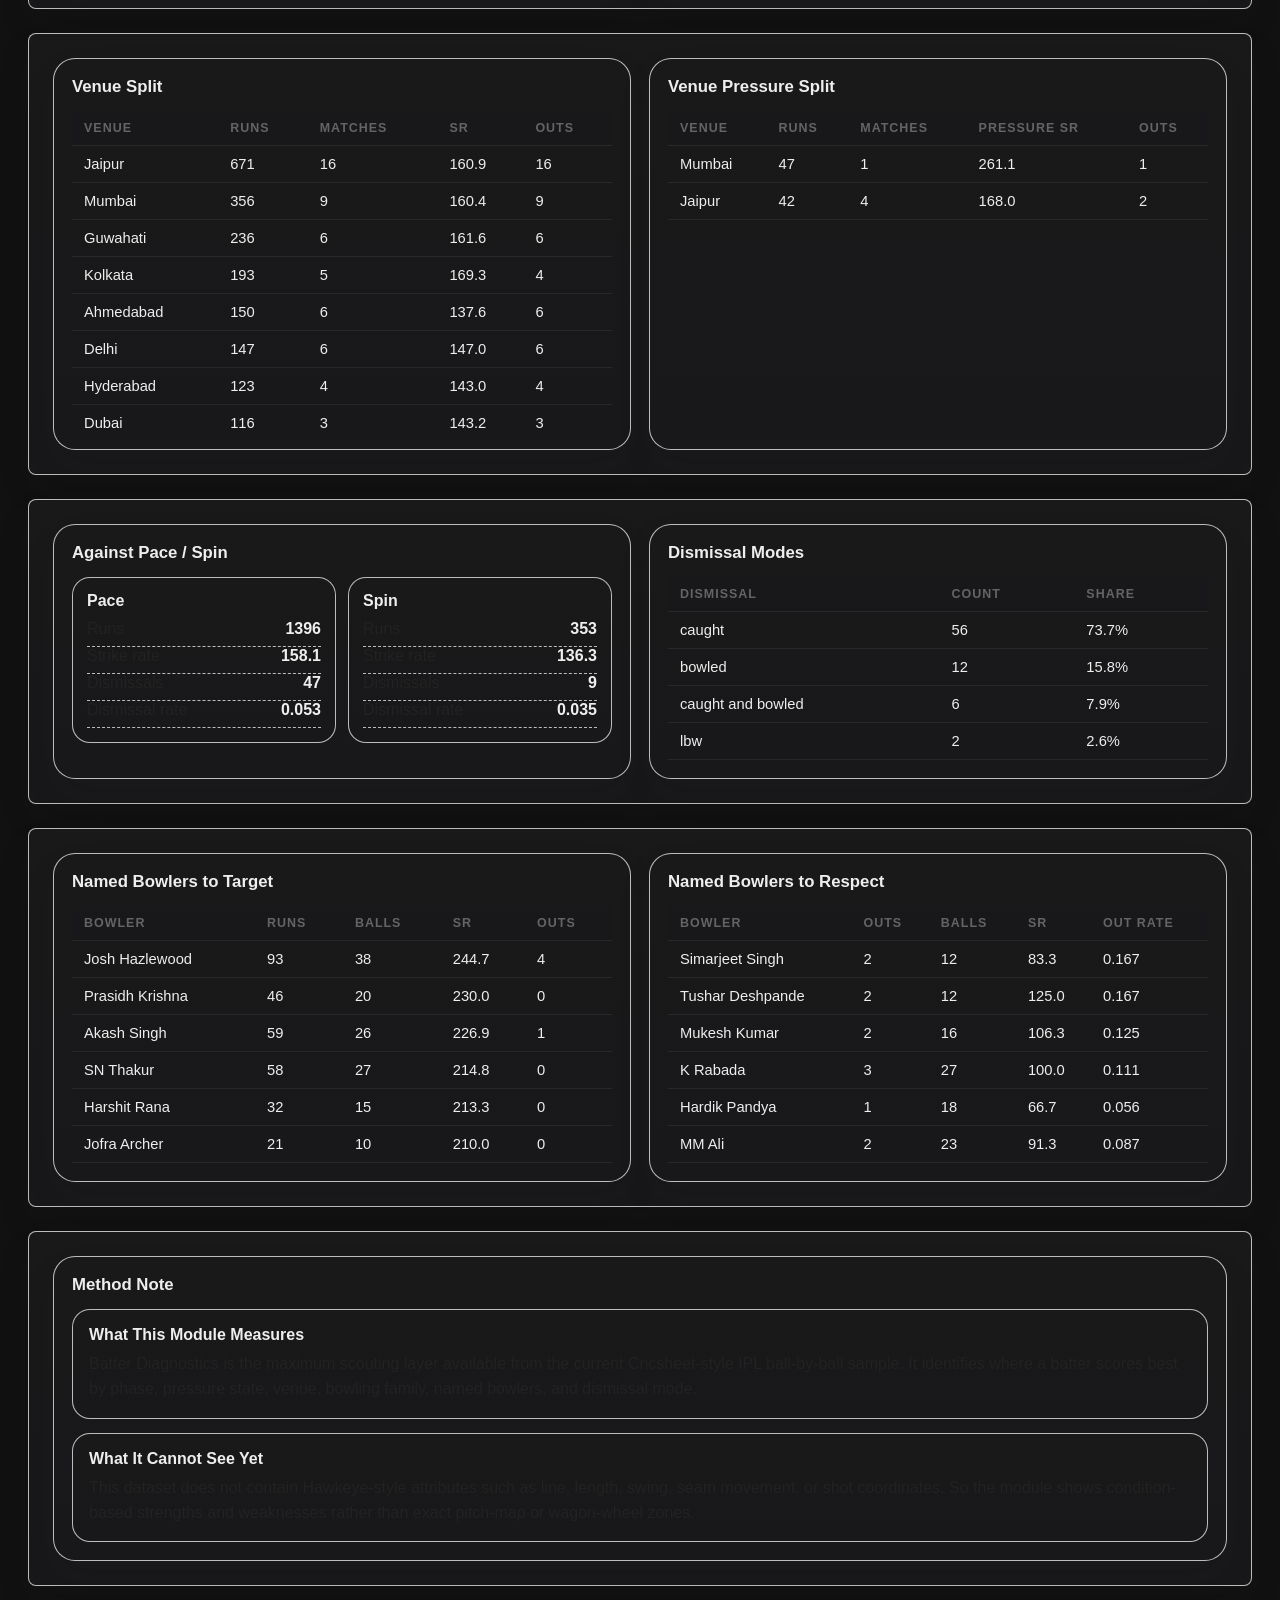
<file: Dashboard/batter_diagnostics.html>
<!DOCTYPE html>
<html lang="en" class="dark">
  <head>
    <meta charset="UTF-8" />
    <meta name="viewport" content="width=device-width, initial-scale=1.0" />
    <title>CreaseIQ · Batter Diagnostics</title>
    <link rel="stylesheet" href="./styles.css?v=ipl-theme-23" />
  </head>
  <body data-team-theme="rr">
    <main class="replay-shell">
      <section class="replay-header">
        <div>
          <p class="eyebrow">CreaseIQ Batter Lab</p>
          <h1>Ball-By-Ball Batter Diagnostics</h1>
          <p>
            Explore a batter’s strongest and weakest conditions by phase, pressure, venue, bowling family,
            named bowlers, and dismissal modes using the IPL ball-by-ball archive.
          </p>
          <div class="hero-actions">
            <a class="action-button" href="./index.html" rel="noopener noreferrer">Back To Main Dashboard</a>
          </div>
        </div>
        <div class="replay-badge">
          <span>Condition Scouting</span>
          <strong>Phase + Pressure + Venue</strong>
        </div>
      </section>

      <section class="replay-panel">
        <div class="panel-header">
          <div>
            <p class="eyebrow">Controls</p>
            <h3>Select Batter</h3>
          </div>
          <div class="control-row">
            <label>
              Horizon
              <select id="batter-horizon"></select>
            </label>
            <label>
              Batter
              <input id="batter-search" list="batter-options" placeholder="Search batter" />
              <datalist id="batter-options"></datalist>
            </label>
          </div>
        </div>
        <div id="batter-headline" class="replay-card-grid"></div>
      </section>

      <section class="replay-panel">
        <div class="tool-grid">
          <div class="tile">
            <h4>Scouting Call</h4>
            <div id="batter-scouting-call" class="insight-stack"></div>
          </div>
          <div class="tile">
            <h4>Style Context</h4>
            <div id="batter-style-context" class="compare-grid"></div>
          </div>
        </div>
      </section>

      <section class="replay-panel">
        <div class="tool-grid">
          <div class="tile">
            <h4>Phase Profile</h4>
            <div id="batter-phase-cards" class="compare-grid"></div>
          </div>
          <div class="tile">
            <h4>Pressure Response</h4>
            <div id="batter-pressure-cards" class="compare-grid"></div>
          </div>
        </div>
      </section>

      <section class="replay-panel">
        <div class="tool-grid">
          <div class="tile">
            <h4>Venue Split</h4>
            <div class="table-wrap compact">
              <table id="batter-venue-table"></table>
            </div>
          </div>
          <div class="tile">
            <h4>Venue Pressure Split</h4>
            <div class="table-wrap compact">
              <table id="batter-venue-pressure-table"></table>
            </div>
          </div>
        </div>
      </section>

      <section class="replay-panel">
        <div class="tool-grid">
          <div class="tile">
            <h4>Against Pace / Spin</h4>
            <div id="batter-family-cards" class="compare-grid"></div>
          </div>
          <div class="tile">
            <h4>Dismissal Modes</h4>
            <div class="table-wrap compact">
              <table id="batter-dismissal-table"></table>
            </div>
          </div>
        </div>
      </section>

      <section class="replay-panel">
        <div class="tool-grid">
          <div class="tile">
            <h4>Named Bowlers to Target</h4>
            <div class="table-wrap compact">
              <table id="batter-target-table"></table>
            </div>
          </div>
          <div class="tile">
            <h4>Named Bowlers to Respect</h4>
            <div class="table-wrap compact">
              <table id="batter-trouble-table"></table>
            </div>
          </div>
        </div>
      </section>

      <section class="replay-panel">
        <div class="tile">
          <h4>Method Note</h4>
          <div id="batter-methodology" class="methodology-stack"></div>
        </div>
      </section>
    </main>

    <script src="./data/dashboard_data.js?v=ipl-theme-23"></script>
    <script src="./batter_diagnostics.js?v=ipl-theme-23"></script>
  </body>
</html>
</file>
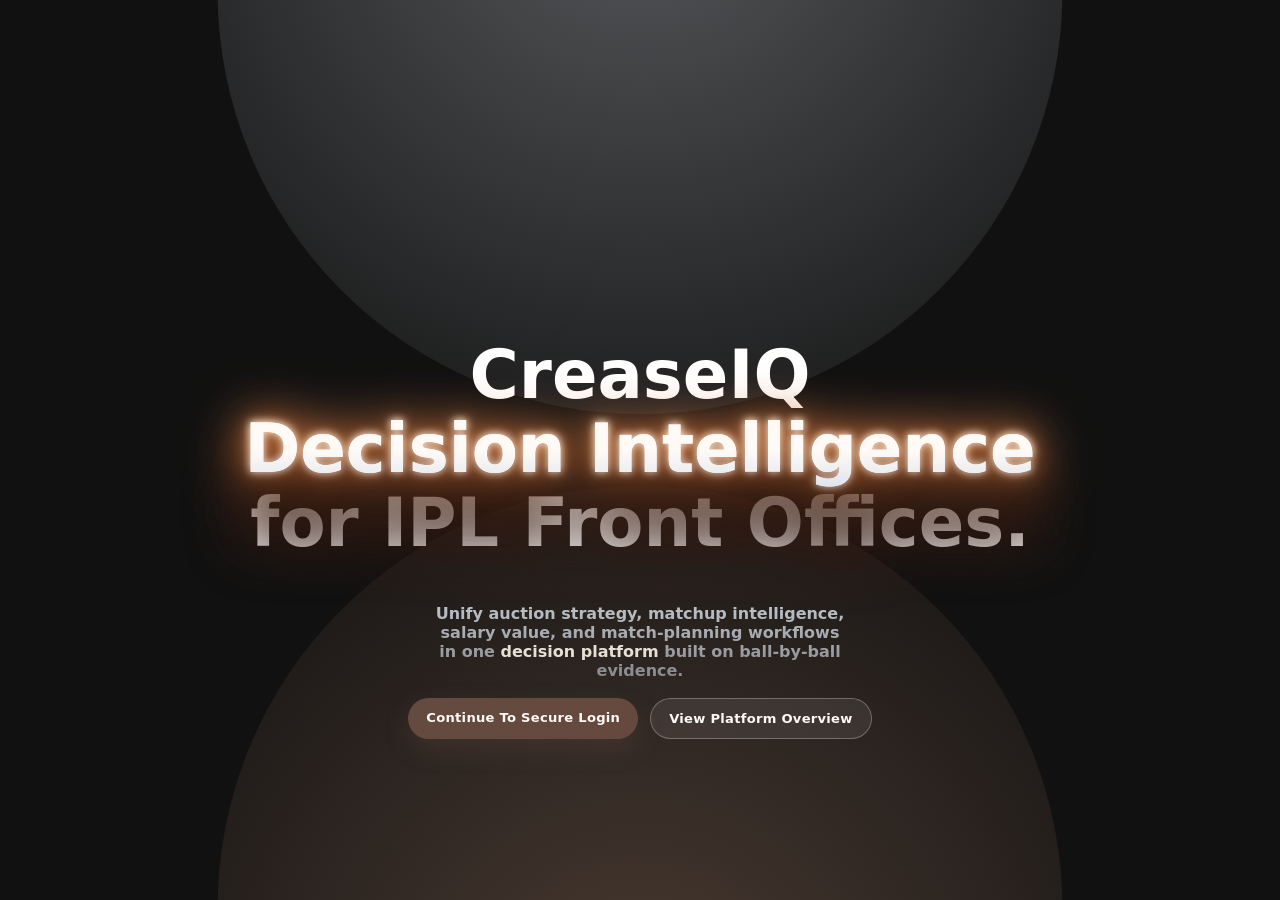
<file: Dashboard/illuminated_hero.html>
<!DOCTYPE html>
<html lang="en" data-no-global-beams class="dark">
  <head>
    <meta charset="UTF-8" />
    <meta name="viewport" content="width=device-width, initial-scale=1.0" />
    <title>CreaseIQ - Illuminated Hero</title>
    <style>
      :root {
        --bg: #111111;
        --text: #ffffff;
        --muted: #bdc2c9;
        --accent-a: #dfe5ee;
        --accent-b: #fffaf6;
        --cta: #644a40;
      }

      * {
        box-sizing: border-box;
      }

      html,
      body {
        width: 100%;
        height: 100%;
        margin: 0;
        overflow: hidden;
        font-family: "Segoe UI", system-ui, sans-serif;
        background: var(--bg);
        color: var(--text);
      }

      .hero-wrap {
        position: relative;
        width: 100%;
        height: 100vh;
        display: flex;
        flex-wrap: wrap;
        align-items: center;
        justify-content: center;
        overflow: hidden;
      }

      .bg {
        position: absolute;
        height: 100%;
        width: 100%;
        max-width: 44em;
      }

      .shadow-bgt,
      .shadow-bgb {
        position: absolute;
        inset: 0;
        border-radius: 100em;
        transform: translateY(-70%) scale(1.2);
        opacity: 0.6;
      }

      .shadow-bgt {
        background: radial-gradient(circle at 50% 50%, rgba(223, 229, 238, 0.42), rgba(255, 250, 246, 0));
        animation: onloadbgt 1s ease-in-out forwards;
      }

      .shadow-bgb {
        background: radial-gradient(circle at 50% 50%, rgba(179, 134, 109, 0.44), rgba(0, 0, 0, 0));
        animation: onloadbgb 1s ease-in-out forwards;
      }

      .hero-title {
        position: relative;
        z-index: 2;
        text-align: center;
        font-size: clamp(2.2rem, 6vw, 4.2rem);
        font-weight: 700;
        line-height: 1.1;
      }

      .hero-title .glow {
        position: relative;
        display: inline-block;
        color: #fffaf6;
        filter: url(#glow-4);
      }

      .hero-title .glow::before {
        content: attr(data-text);
        position: absolute;
        inset: 0;
        opacity: 0;
        animation: onloadopacity 1s ease-out forwards;
        background: linear-gradient(0deg, #dfe5ee 0%, #fffaf6 50%);
        background-clip: text;
        -webkit-background-clip: text;
        color: transparent;
      }

      .hero-copy {
        position: absolute;
        top: 0;
        bottom: 0;
        margin: auto;
        height: fit-content;
        max-width: 28em;
        transform: translateY(12em);
        background: linear-gradient(to top, #86868b, #bdc2c9);
        background-clip: text;
        -webkit-background-clip: text;
        color: transparent;
        text-align: center;
        font-weight: 600;
        z-index: 2;
        padding: 0 1rem;
      }

      .hero-actions {
        position: absolute;
        left: 0;
        right: 0;
        margin: auto;
        top: calc(50% + 15.5rem);
        z-index: 3;
        display: flex;
        gap: 12px;
        justify-content: center;
        flex-wrap: wrap;
        padding: 0 1rem;
      }

      .hero-btn {
        text-decoration: none;
        border-radius: 999px;
        padding: 12px 18px;
        font-size: 0.82rem;
        font-weight: 700;
        letter-spacing: 0.02em;
      }

      .hero-btn.primary {
        color: #fffaf6;
        background: linear-gradient(135deg, var(--cta), #66493e);
        box-shadow: 0 10px 24px rgba(100, 74, 64, 0.32);
      }

      .hero-btn.secondary {
        color: #fffaf6;
        border: 1px solid rgba(255, 250, 246, 0.28);
        background: rgba(255, 250, 246, 0.08);
      }

      .hero-copy .focus {
        position: relative;
        display: inline-block;
        font-weight: 800;
        color: #e7dfd6;
      }

      @keyframes onloadopacity {
        24% {
          opacity: 0;
        }
        100% {
          opacity: 1;
        }
      }

      @keyframes onloadbgt {
        0% {
          transform: translate(0, -70%) scale(1.2);
          opacity: 0.3;
        }
        100% {
          transform: translate(0, -64%) scale(1.2);
          opacity: 0.8;
        }
      }

      @keyframes onloadbgb {
        0% {
          transform: translate(0, 70%) scale(1.2);
          opacity: 0.3;
        }
        100% {
          transform: translate(0, 64%) scale(1.2);
          opacity: 0.8;
        }
      }
      
      @media (max-width: 600px) {
        .hero-wrap {
          flex-direction: column;
          gap: 20px;
        }
        .hero-title {
          font-size: clamp(2.3rem, 11vw, 3rem);
          margin-top: -40px;
        }
        .hero-copy {
          position: relative;
          top: auto;
          bottom: auto;
          transform: none;
          margin: 0;
          padding: 0 24px;
          font-size: 1rem;
        }
        .hero-actions {
          position: relative;
          top: auto;
          left: auto;
          right: auto;
          flex-direction: column;
          padding: 0 32px;
          gap: 14px;
          width: 100%;
          margin: 10px 0 0 0;
        }
        .hero-btn {
          text-align: center;
          width: 100%;
          padding: 14px 18px;
        }
      }
    </style>
  </head>
  <body>
    <div class="hero-wrap">
      <div class="bg" aria-hidden="true">
        <div class="shadow-bgt"></div>
        <div class="shadow-bgb"></div>
      </div>

      <div class="hero-title">
        CreaseIQ
        <br />
        <span class="glow" data-text="Decision Intelligence">Decision Intelligence</span>
        <br />
        for IPL Front Offices.
        <br />
      </div>

      <p class="hero-copy">
        Unify auction strategy, matchup intelligence, salary value, and match-planning workflows in one
        <span class="focus">decision platform</span>
        built on ball-by-ball evidence.
      </p>

      <div class="hero-actions">
        <a class="hero-btn primary" href="./rr_login.html">Continue To Secure Login</a>
        <a class="hero-btn secondary" href="./index.html">View Platform Overview</a>
      </div>

      <svg class="sr-only" width="0" height="0" viewBox="0 0 1440 300" xmlns="http://www.w3.org/2000/svg">
        <defs>
          <filter id="glow-4" color-interpolation-filters="sRGB" x="-50%" y="-200%" width="200%" height="500%">
            <feGaussianBlur in="SourceGraphic" stdDeviation="4" result="blur4" />
            <feGaussianBlur in="SourceGraphic" stdDeviation="19" result="blur19" />
            <feGaussianBlur in="SourceGraphic" stdDeviation="9" result="blur9" />
            <feGaussianBlur in="SourceGraphic" stdDeviation="30" result="blur30" />
            <feColorMatrix in="blur4" result="color-0-blur" type="matrix" values="1 0 0 0 0 0 0.9803921568627451 0 0 0 0 0 0.9647058823529412 0 0 0 0 0 0.8 0" />
            <feOffset in="color-0-blur" result="layer-0-offsetted" dx="0" dy="0" />
            <feColorMatrix in="blur19" result="color-1-blur" type="matrix" values="0.8156862745098039 0 0 0 0 0 0.49411764705882355 0 0 0 0 0 0.2627450980392157 0 0 0 0 0 1 0" />
            <feOffset in="color-1-blur" result="layer-1-offsetted" dx="0" dy="2" />
            <feColorMatrix in="blur9" result="color-2-blur" type="matrix" values="1 0 0 0 0 0 0.6666666666666666 0 0 0 0 0 0.36470588235294116 0 0 0 0 0 0.65 0" />
            <feOffset in="color-2-blur" result="layer-2-offsetted" dx="0" dy="2" />
            <feColorMatrix in="blur30" result="color-3-blur" type="matrix" values="1 0 0 0 0 0 0.611764705882353 0 0 0 0 0 0.39215686274509803 0 0 0 0 0 1 0" />
            <feOffset in="color-3-blur" result="layer-3-offsetted" dx="0" dy="2" />
            <feColorMatrix in="blur30" result="color-4-blur" type="matrix" values="0.4549019607843137 0 0 0 0 0 0.16470588235294117 0 0 0 0 0 0 0 0 0 0 0 1 0" />
            <feOffset in="color-4-blur" result="layer-4-offsetted" dx="0" dy="16" />
            <feColorMatrix in="blur30" result="color-5-blur" type="matrix" values="0.4235294117647059 0 0 0 0 0 0.19607843137254902 0 0 0 0 0 0.11372549019607843 0 0 0 0 0 1 0" />
            <feOffset in="color-5-blur" result="layer-5-offsetted" dx="0" dy="64" />
            <feColorMatrix in="blur30" result="color-6-blur" type="matrix" values="0.21176470588235294 0 0 0 0 0 0.10980392156862745 0 0 0 0 0 0.07450980392156863 0 0 0 0 0 1 0" />
            <feOffset in="color-6-blur" result="layer-6-offsetted" dx="0" dy="64" />
            <feColorMatrix in="blur30" result="color-7-blur" type="matrix" values="0 0 0 0 0 0 0 0 0 0 0 0 0 0 0 0 0 0 0.68 0" />
            <feOffset in="color-7-blur" result="layer-7-offsetted" dx="0" dy="64" />
            <feMerge>
              <feMergeNode in="layer-0-offsetted" />
              <feMergeNode in="layer-1-offsetted" />
              <feMergeNode in="layer-2-offsetted" />
              <feMergeNode in="layer-3-offsetted" />
              <feMergeNode in="layer-4-offsetted" />
              <feMergeNode in="layer-5-offsetted" />
              <feMergeNode in="layer-6-offsetted" />
              <feMergeNode in="layer-7-offsetted" />
              <feMergeNode in="layer-0-offsetted" />
              <feMergeNode in="SourceGraphic" />
            </feMerge>
          </filter>
        </defs>
      </svg>
    </div>
  </body>
</html>
</file>
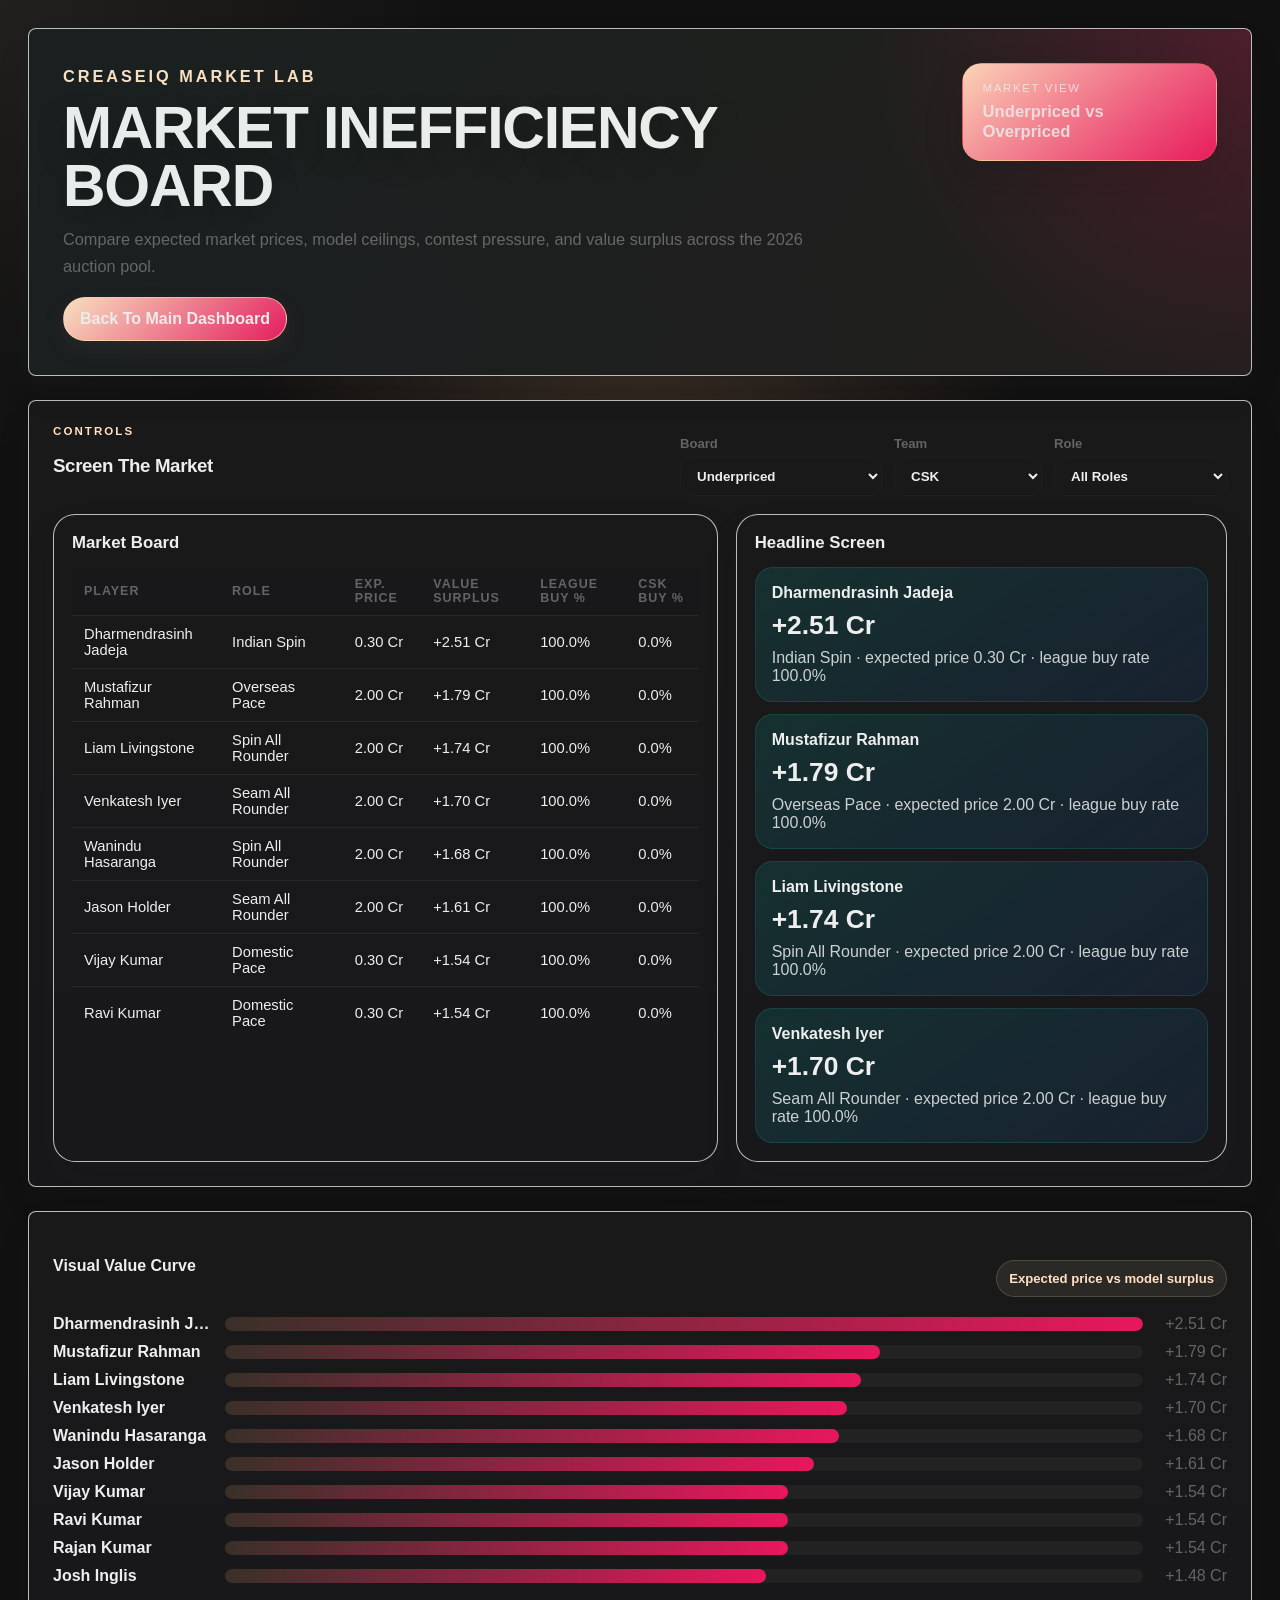
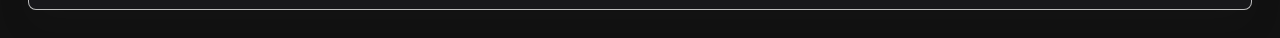
<file: Dashboard/market_inefficiency.html>
<!DOCTYPE html>
<html lang="en" class="dark">
  <head>
    <meta charset="UTF-8" />
    <meta name="viewport" content="width=device-width, initial-scale=1.0" />
    <title>CreaseIQ · Market Inefficiency</title>
    <link rel="stylesheet" href="./styles.css?v=ipl-theme-23" />
  </head>
  <body data-team-theme="rr">
    <main class="replay-shell">
      <section class="replay-header">
        <div>
          <p class="eyebrow">CreaseIQ Market Lab</p>
          <h1>Market Inefficiency Board</h1>
          <p>
            Compare expected market prices, model ceilings, contest pressure, and value surplus across the 2026 auction pool.
          </p>
          <div class="hero-actions">
            <a class="action-button" href="./index.html" rel="noopener noreferrer">Back To Main Dashboard</a>
          </div>
        </div>
        <div class="replay-badge">
          <span>Market View</span>
          <strong>Underpriced vs Overpriced</strong>
        </div>
      </section>

      <section class="replay-panel">
        <div class="panel-header">
          <div>
            <p class="eyebrow">Controls</p>
            <h3>Screen The Market</h3>
          </div>
          <div class="control-row">
            <label>
              Board
              <select id="market-board-type"></select>
            </label>
            <label>
              Team
              <select id="market-team"></select>
            </label>
            <label>
              Role
              <select id="market-role"></select>
            </label>
          </div>
        </div>
        <div class="tool-grid wide-left">
          <div class="tile">
            <h4>Market Board</h4>
            <div class="table-wrap">
              <table id="market-table"></table>
            </div>
          </div>
          <div class="tile">
            <h4>Headline Screen</h4>
            <div id="market-cards" class="metric-stack"></div>
          </div>
        </div>
      </section>

      <section class="replay-panel">
        <div class="tile-header">
          <h4>Visual Value Curve</h4>
          <span class="pill accent">Expected price vs model surplus</span>
        </div>
        <div id="market-bars" class="bar-chart"></div>
      </section>
    </main>

    <script src="./data/dashboard_data.js?v=ipl-theme-23"></script>
    <script src="./market.js?v=ipl-theme-23"></script>
  </body>
</html>
</file>
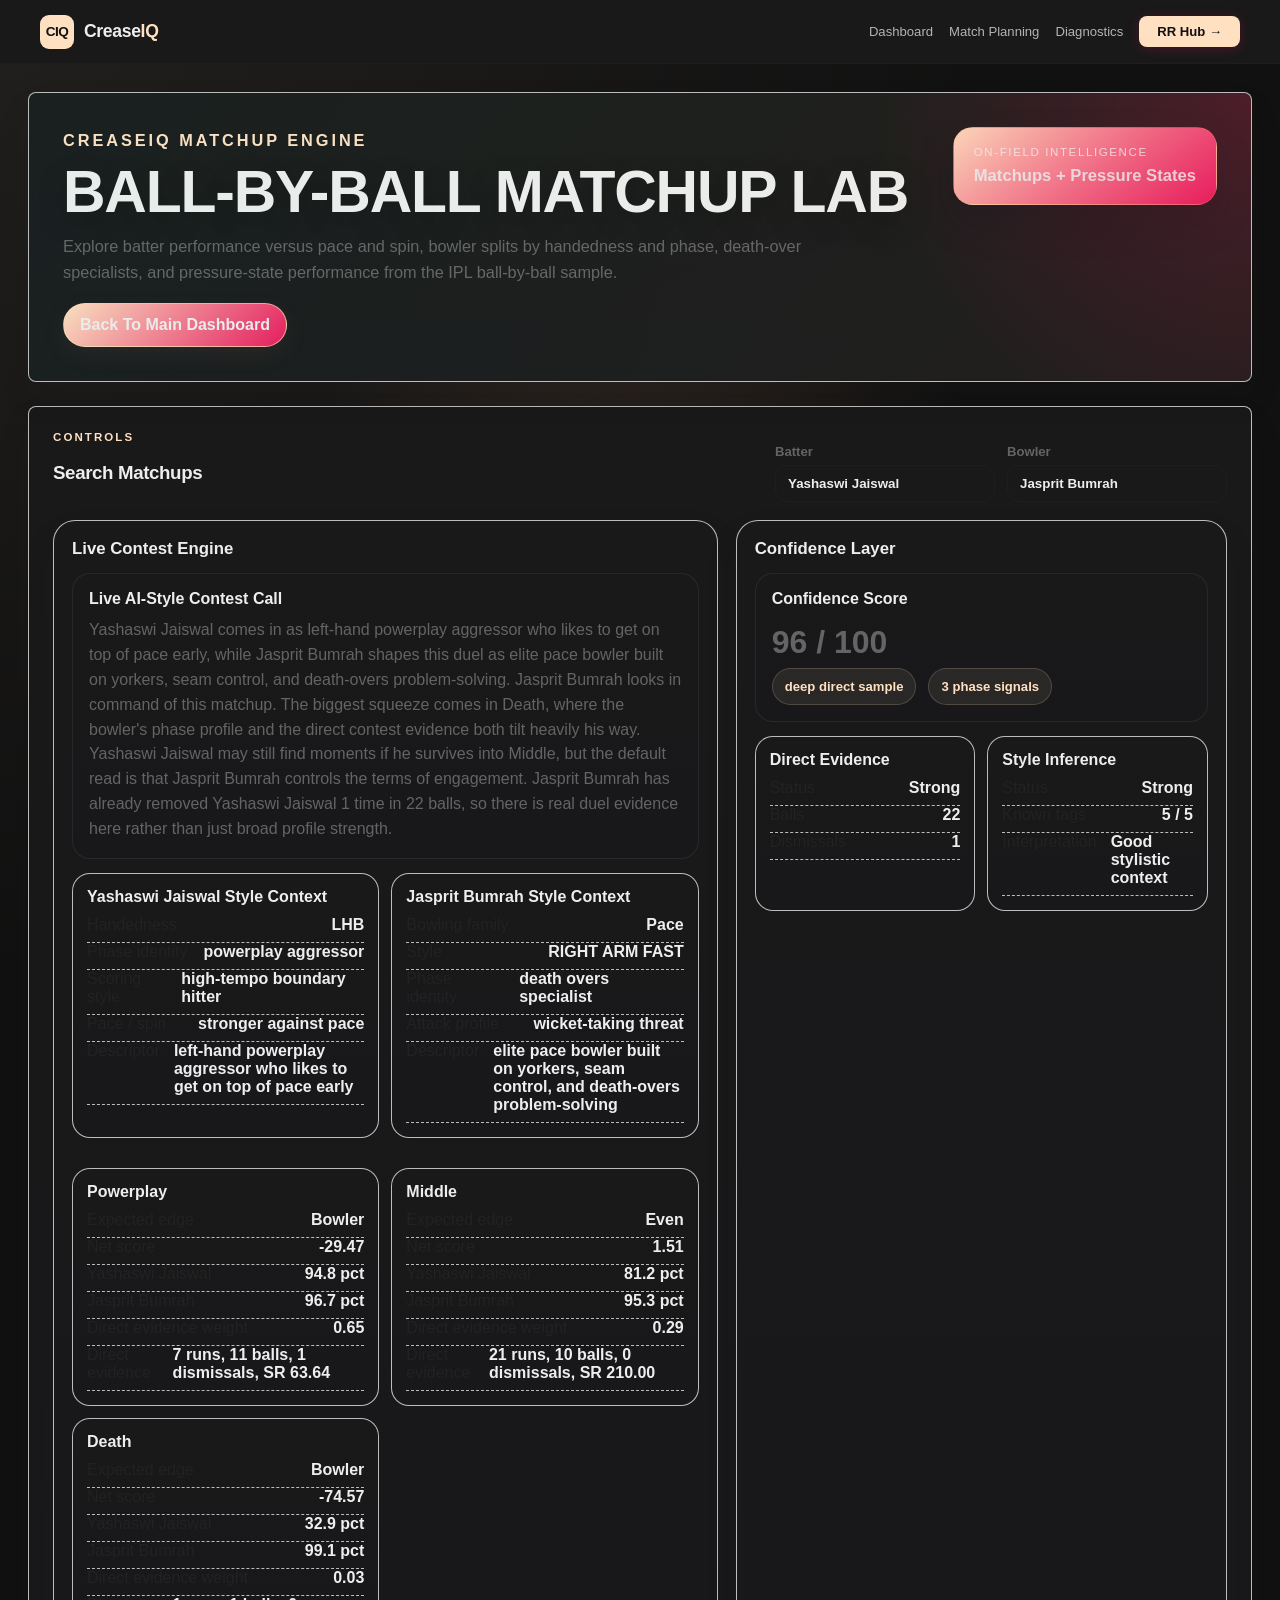
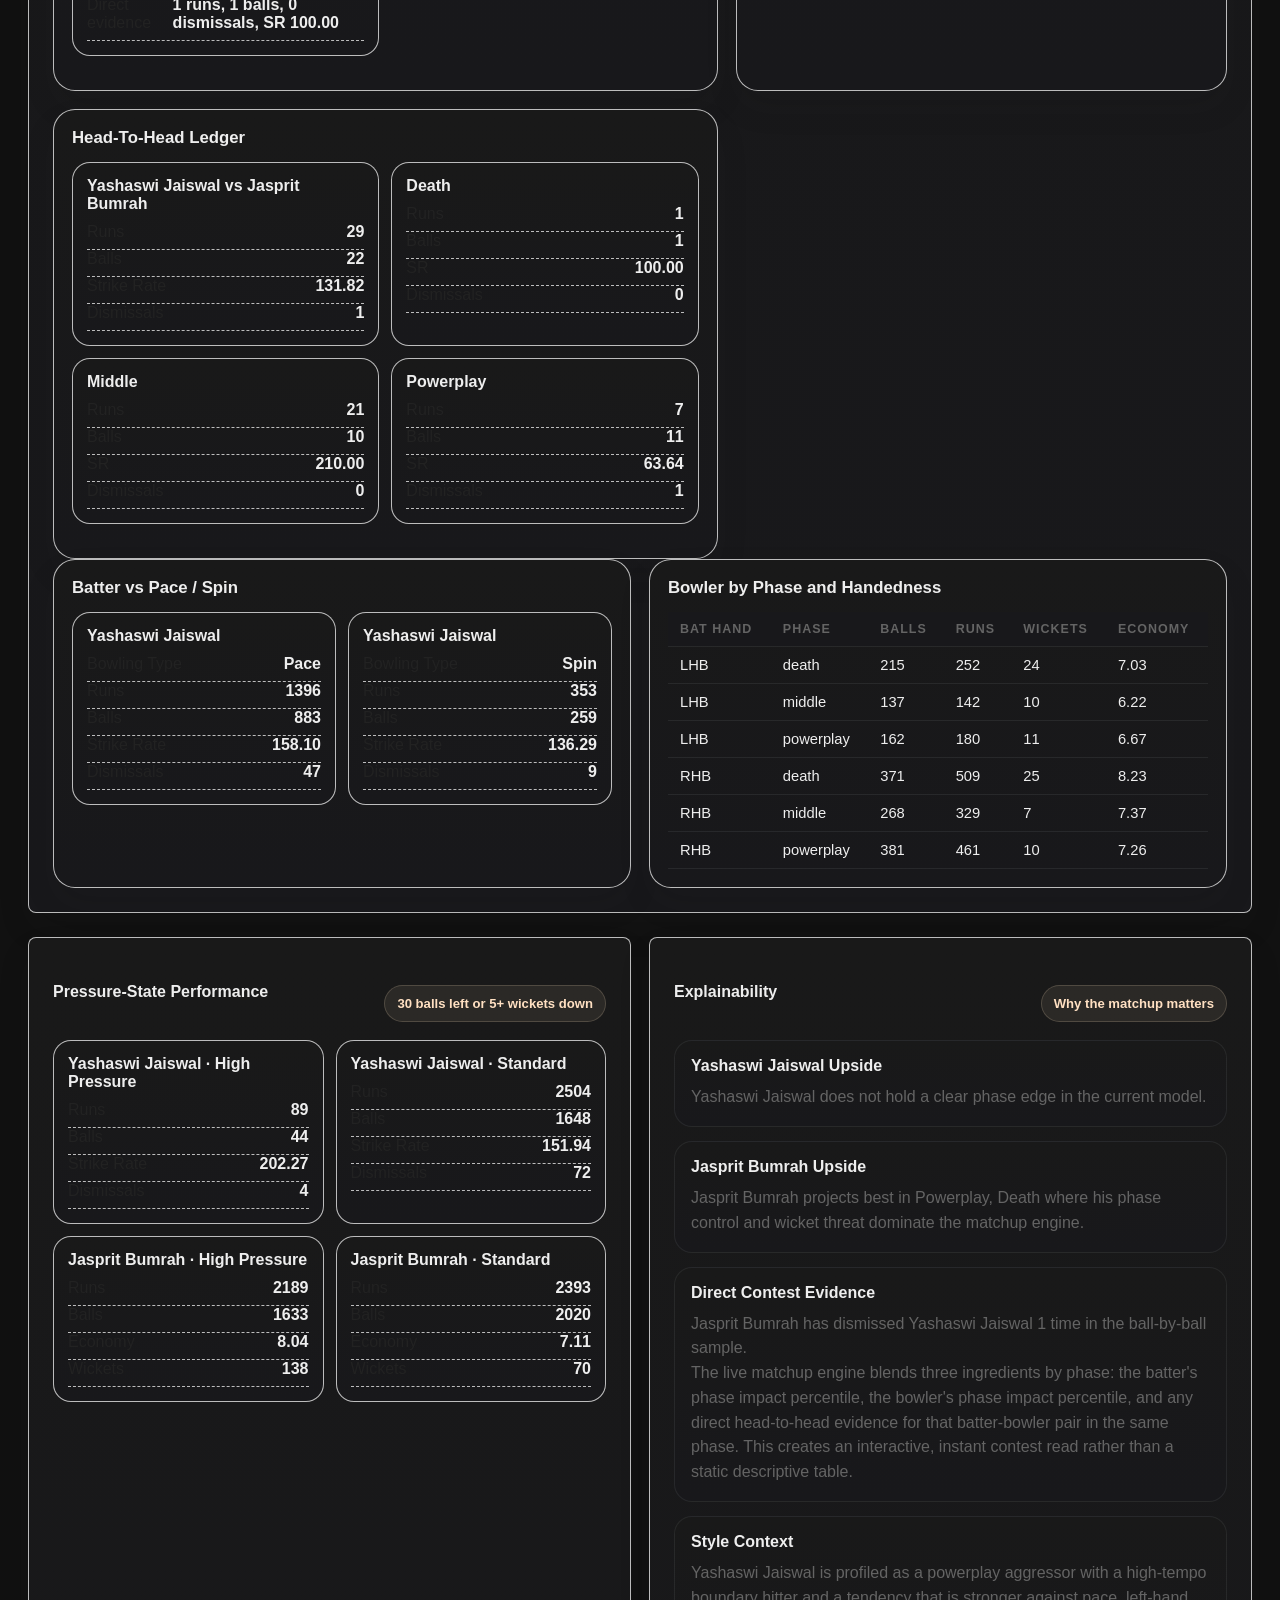
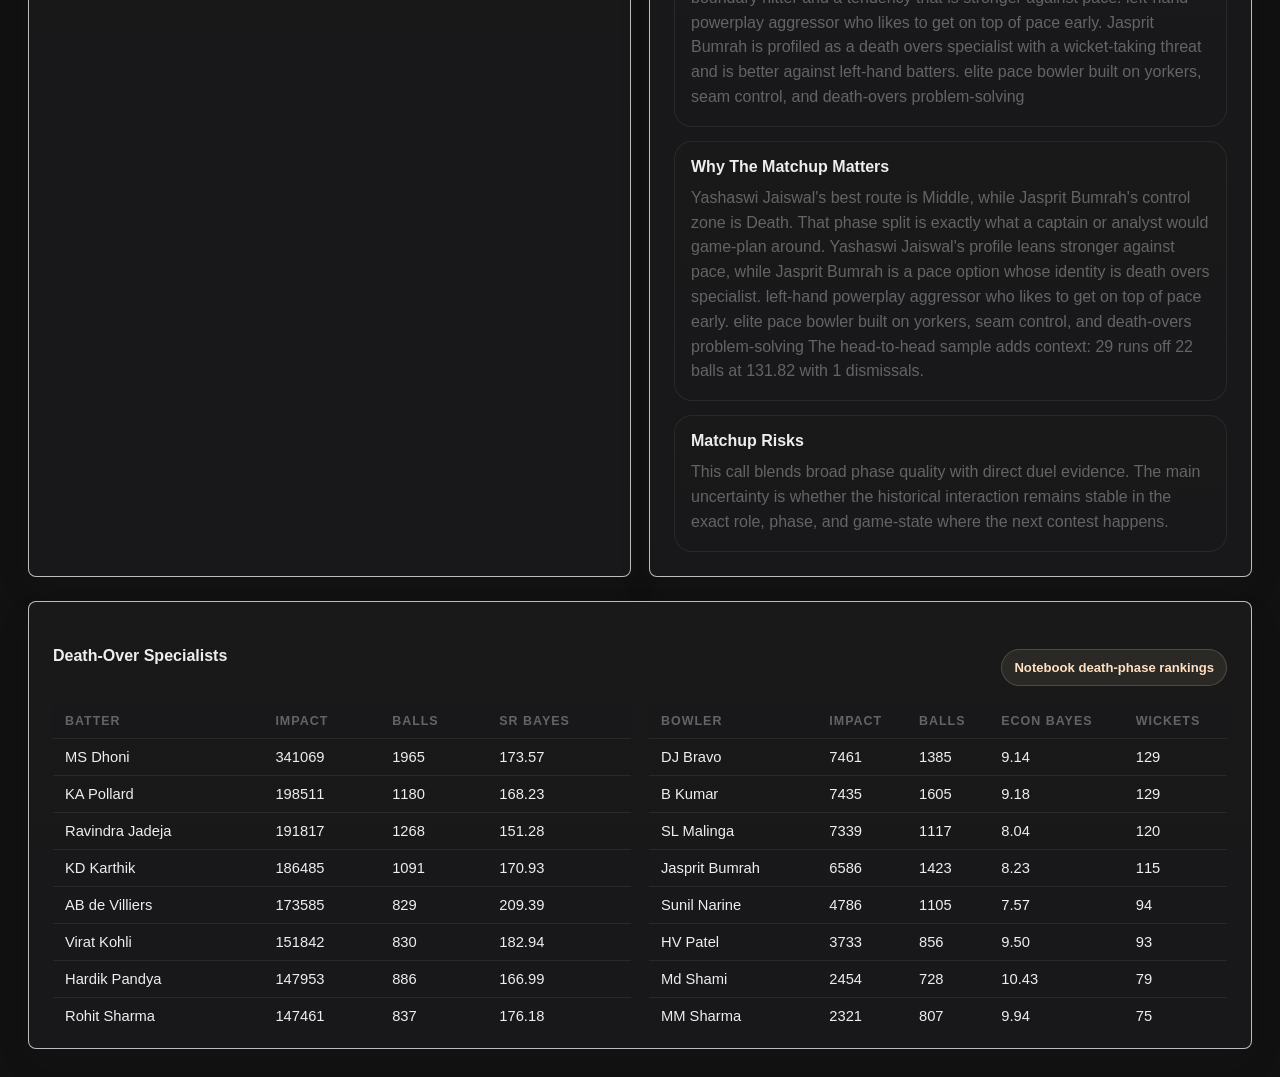
<file: Dashboard/matchup_intelligence.html>
<!DOCTYPE html>
<html lang="en" class="dark">
  <head>
    <meta charset="UTF-8" />
    <meta name="viewport" content="width=device-width, initial-scale=1.0" />
    <title>CreaseIQ · Matchup Intelligence</title>
    <link rel="stylesheet" href="./styles.css?v=ipl-theme-23" />
  </head>
  <body data-team-theme="rr">
    <nav class="site-nav">
      <div class="site-nav__brand">
        <div class="site-nav__logo">CIQ</div>
        <span class="site-nav__wordmark">Crease<em>IQ</em></span>
      </div>
      <div class="site-nav__right">
        <a class="site-nav__link" href="./index.html">Dashboard</a>
        <a class="site-nav__link" href="./match_planning.html">Match Planning</a>
        <a class="site-nav__link" href="./batter_diagnostics.html">Diagnostics</a>
        <a class="site-nav__cta" href="./rr_hub.html">RR Hub →</a>
      </div>
    </nav>
    <main class="replay-shell">
      <section class="replay-header">
        <div>
          <p class="eyebrow">CreaseIQ Matchup Engine</p>
          <h1>Ball-By-Ball Matchup Lab</h1>
          <p>
            Explore batter performance versus pace and spin, bowler splits by handedness and phase,
            death-over specialists, and pressure-state performance from the IPL ball-by-ball sample.
          </p>
          <div class="hero-actions">
            <a class="action-button" href="./index.html" rel="noopener noreferrer">Back To Main Dashboard</a>
          </div>
        </div>
        <div class="replay-badge">
          <span>On-Field Intelligence</span>
          <strong>Matchups + Pressure States</strong>
        </div>
      </section>

      <section class="replay-panel">
        <div class="panel-header">
          <div>
            <p class="eyebrow">Controls</p>
            <h3>Search Matchups</h3>
          </div>
          <div class="control-row">
            <label>
              Batter
              <input id="matchup-batter" list="matchup-batter-options" placeholder="Search batter" />
              <datalist id="matchup-batter-options"></datalist>
            </label>
            <label>
              Bowler
              <input id="matchup-bowler" list="matchup-bowler-options" placeholder="Search bowler" />
              <datalist id="matchup-bowler-options"></datalist>
            </label>
          </div>
        </div>

        <div class="tool-grid wide-left">
          <div class="tile">
            <h4>Live Contest Engine</h4>
            <div id="matchup-live-summary" class="insight-stack"></div>
          </div>
          <div class="tile">
            <h4>Confidence Layer</h4>
            <div id="matchup-confidence" class="insight-stack"></div>
          </div>
          <div class="tile">
            <h4>Head-To-Head Ledger</h4>
            <div id="matchup-h2h-cards" class="compare-grid"></div>
          </div>
        </div>

        <div class="dual-chart">
          <div class="tile">
            <h4>Batter vs Pace / Spin</h4>
            <div id="matchup-batter-cards" class="compare-grid"></div>
          </div>
          <div class="tile">
            <h4>Bowler by Phase and Handedness</h4>
            <div class="table-wrap compact">
              <table id="matchup-bowler-table"></table>
            </div>
          </div>
        </div>
      </section>

      <section class="tool-grid">
        <div class="replay-panel">
          <div class="tile-header">
            <h4>Pressure-State Performance</h4>
            <span class="pill accent">30 balls left or 5+ wickets down</span>
          </div>
          <div id="matchup-pressure-cards" class="compare-grid"></div>
        </div>

        <div class="replay-panel">
          <div class="tile-header">
            <h4>Explainability</h4>
            <span class="pill">Why the matchup matters</span>
          </div>
          <div id="matchup-explainability" class="insight-stack"></div>
        </div>
      </section>

      <section class="replay-panel">
        <div class="tile-header">
          <h4>Death-Over Specialists</h4>
          <span class="pill accent">Notebook death-phase rankings</span>
        </div>
        <div class="dual-chart">
          <div class="table-wrap compact">
            <table id="death-batting-table"></table>
          </div>
          <div class="table-wrap compact">
            <table id="death-bowling-table"></table>
          </div>
        </div>
      </section>
    </main>

    <script src="./data/dashboard_data.js?v=ipl-theme-23"></script>
    <script src="./matchup.js?v=ipl-theme-23"></script>
  </body>
</html>
</file>
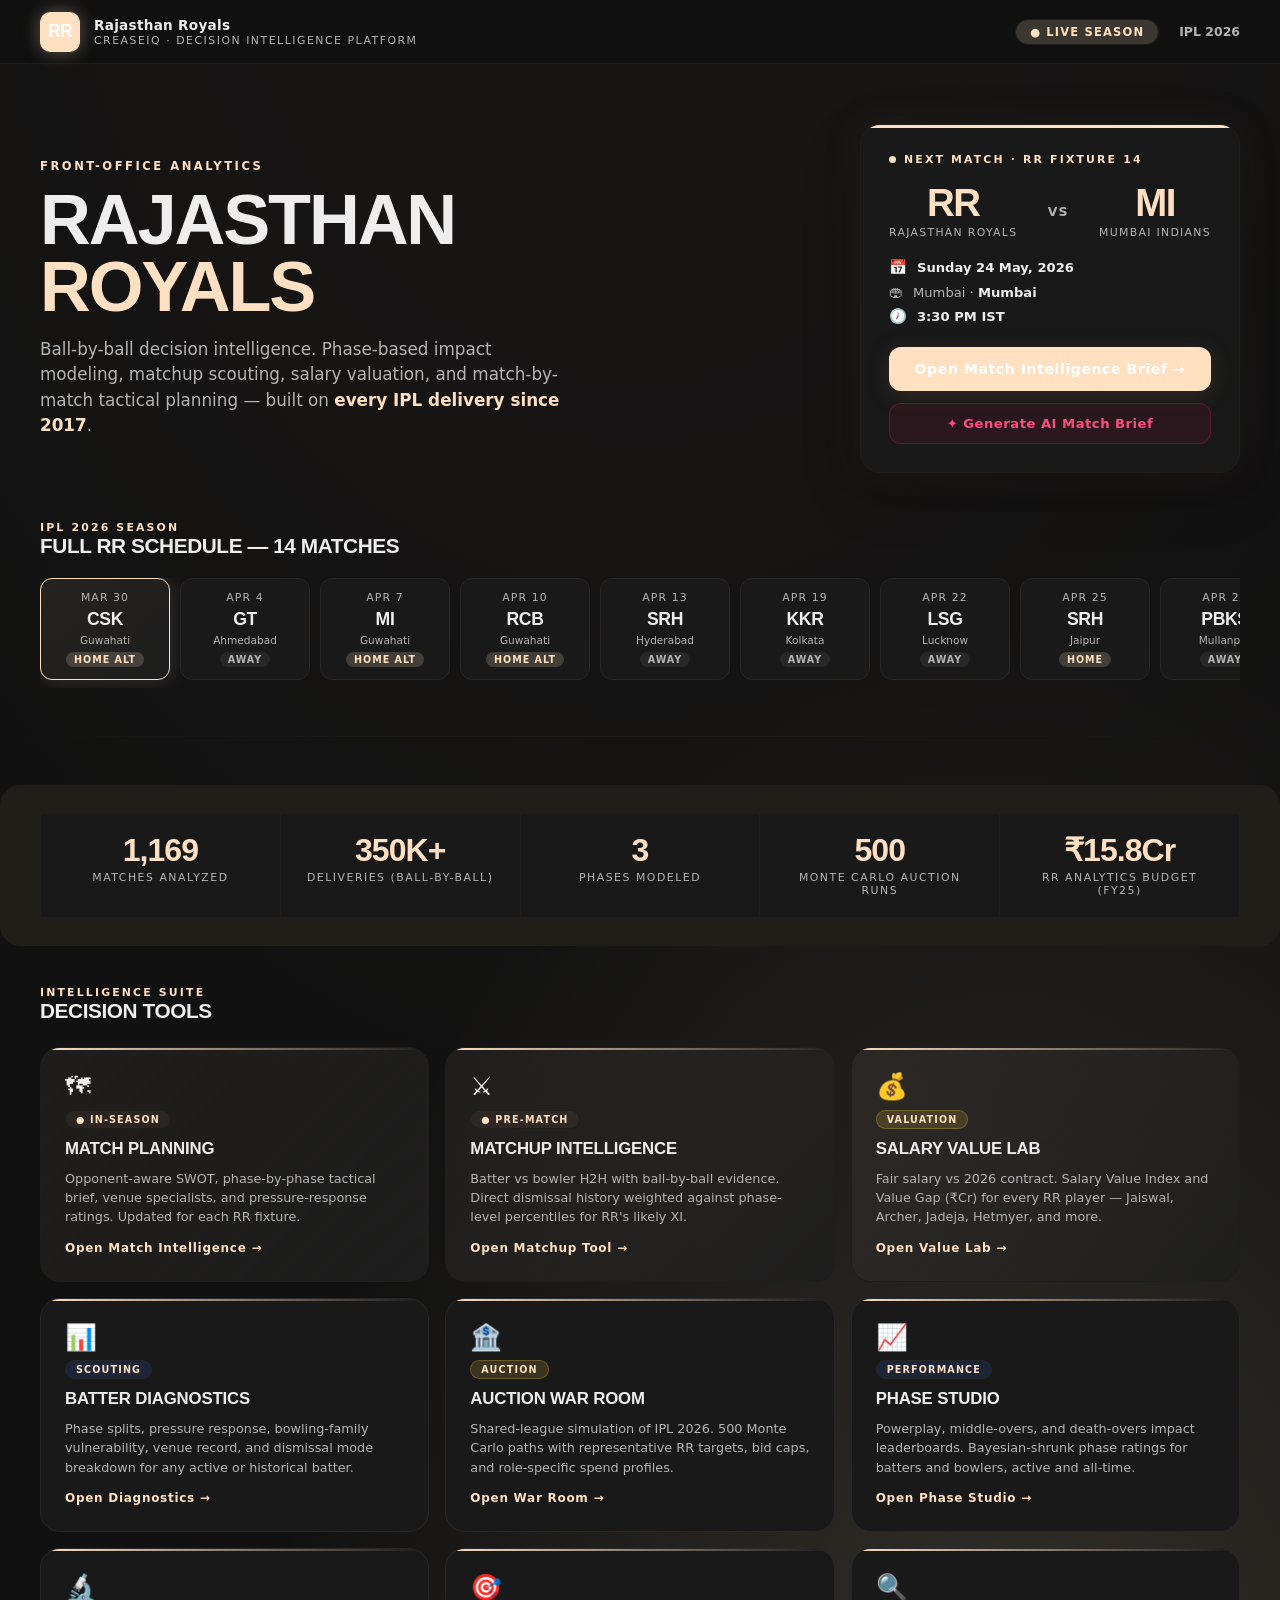
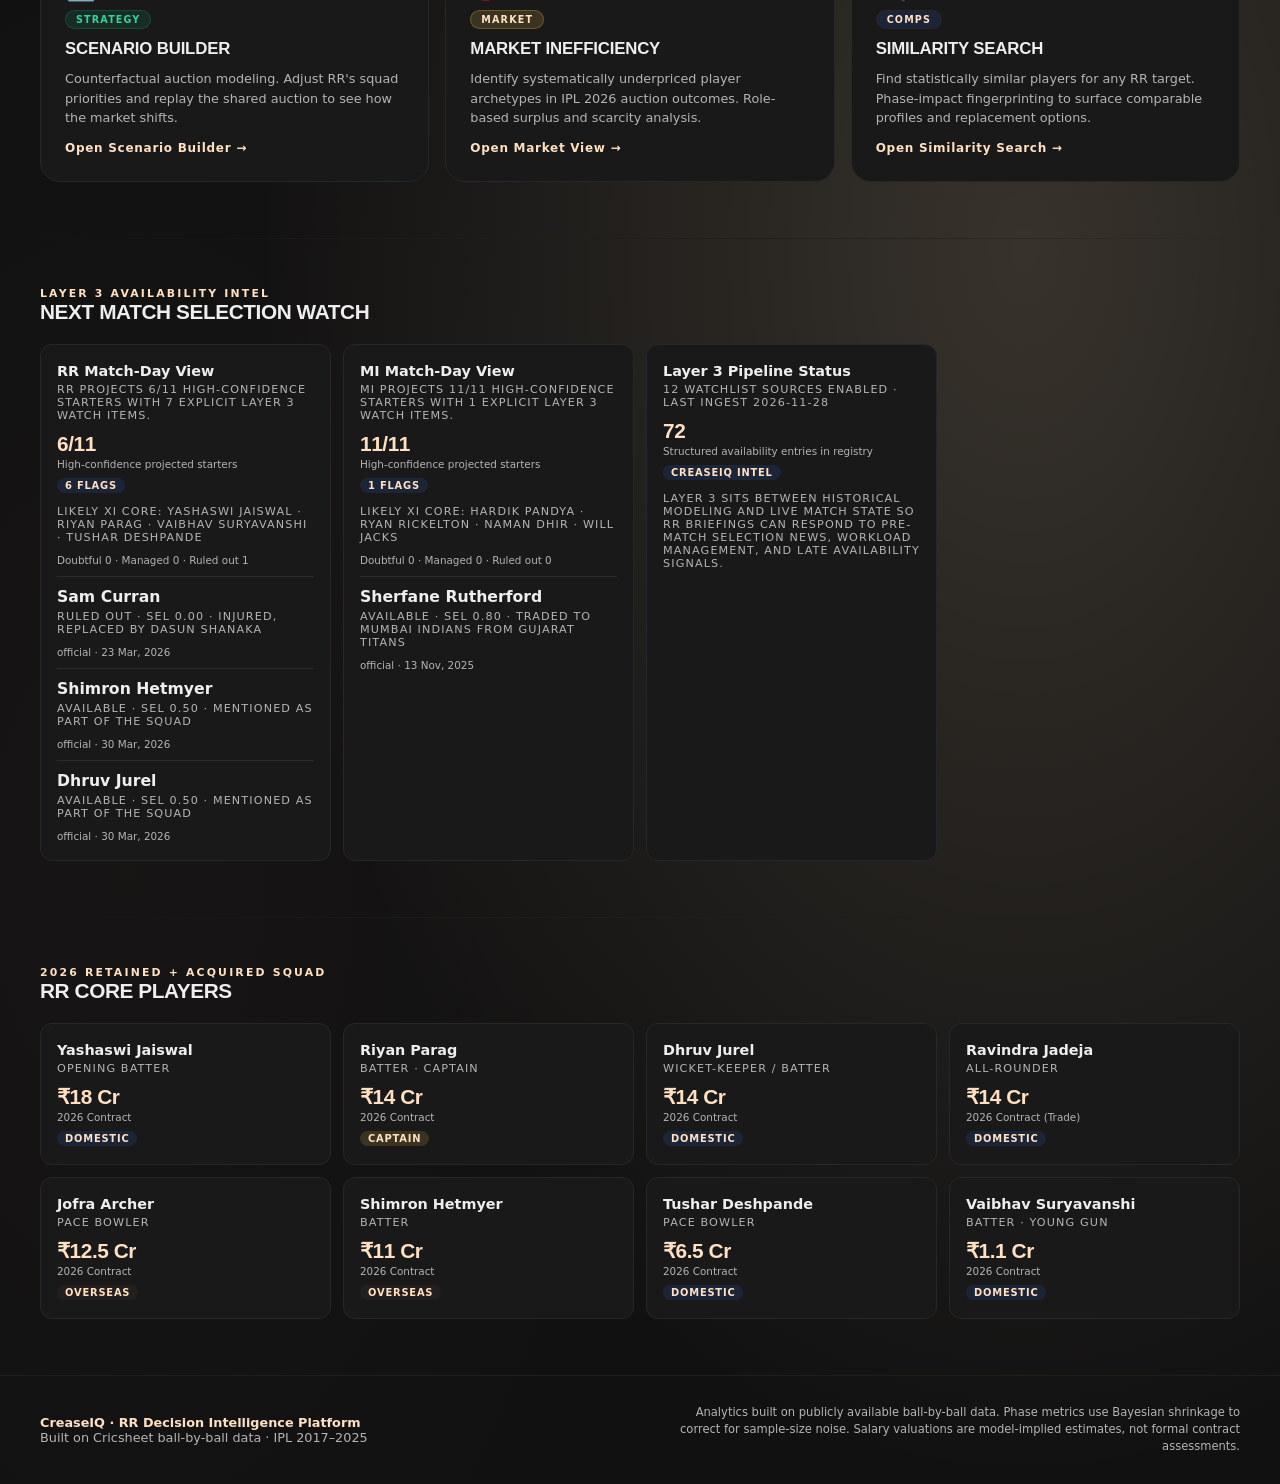
<file: Dashboard/rr_hub.html>
<!DOCTYPE html>
<html lang="en" class="dark">
  <head>
    <meta charset="UTF-8" />
    <meta name="viewport" content="width=device-width, initial-scale=1.0" />
    <title>CreaseIQ · Rajasthan Royals — Decision Intelligence Platform</title>
    <style>
      /* ── RR Brand Tokens ─────────────────────────────────────── */
      :root {
        --rr-pink:        #644a40;
        --rr-pink-light:  #66493e;
        --rr-pink-dim:    rgba(100, 74, 64, 0.18);
        --rr-pink-glow:   rgba(100, 74, 64, 0.35);
        --rr-blue:        #42382e;
        --rr-blue-mid:    #393028;
        --rr-blue-light:  #582d1d;
        --rr-gold:        #ffdfb5;
        --rr-dark:        #f9f9f9;
        --rr-dark-2:      #fbfbfb;
        --rr-card:        #fcfcfc;
        --rr-card-hover:  #efefef;
        --rr-text:        #202020;
        --rr-muted:       #646464;
        --rr-border:      #d8d8d8;
        --rr-border-blue: #ebebeb;
        --rr-radius:      20px;
        --rr-radius-sm:   12px;
        --display: "Trebuchet MS", "Arial Narrow", "Avenir Next Condensed", sans-serif;
        --ui: "Segoe UI", "Avenir Next", system-ui, sans-serif;
      }

      .dark {
        --rr-pink:        #ffe0c2;
        --rr-pink-light:  #ffe0c1;
        --rr-pink-dim:    rgba(255, 224, 194, 0.18);
        --rr-pink-glow:   rgba(255, 224, 194, 0.35);
        --rr-blue:        #42382e;
        --rr-blue-mid:    #393028;
        --rr-blue-light:  #ffe0c2;
        --rr-gold:        #ffe0c2;
        --rr-dark:        #111111;
        --rr-dark-2:      #191919;
        --rr-card:        #191919;
        --rr-card-hover:  #222222;
        --rr-text:        #eeeeee;
        --rr-muted:       #b4b4b4;
        --rr-border:      #201e18;
        --rr-border-blue: #27272a;
      }

      * { box-sizing: border-box; margin: 0; padding: 0; }
      html { scroll-behavior: smooth; }

      body {
        font-family: var(--ui);
        background: var(--rr-dark);
        color: var(--rr-text);
        min-height: 100vh;
        background-image:
          radial-gradient(ellipse 80% 50% at 50% -10%, rgba(100,74,64,0.12), transparent),
          radial-gradient(ellipse 60% 40% at 80% 60%, rgba(255,223,181,0.16), transparent),
          radial-gradient(ellipse 40% 30% at 10% 80%, rgba(100,74,64,0.07), transparent);
      }

      /* ── Top Nav ─────────────────────────────────────────────── */
      .top-nav {
        display: flex;
        align-items: center;
        justify-content: space-between;
        padding: 0 40px;
        height: 64px;
        background: rgba(17, 17, 17, 0.92);
        border-bottom: 1px solid var(--rr-border);
        backdrop-filter: blur(14px);
        position: sticky;
        top: 0;
        z-index: 100;
      }

      .nav-brand {
        display: flex;
        align-items: center;
        gap: 14px;
      }

      .rr-monogram {
        width: 40px;
        height: 40px;
        border-radius: 10px;
        background: linear-gradient(135deg, var(--rr-pink), var(--rr-pink-light));
        display: flex;
        align-items: center;
        justify-content: center;
        font-family: var(--display);
        font-size: 1.1rem;
        font-weight: 900;
        color: white;
        letter-spacing: -0.04em;
        box-shadow: 0 0 18px var(--rr-pink-glow);
      }

      .nav-brand-text {
        display: grid;
        gap: 1px;
      }

      .nav-title {
        font-size: 0.85rem;
        font-weight: 700;
        color: var(--rr-text);
        letter-spacing: 0.02em;
      }

      .nav-sub {
        font-size: 0.68rem;
        color: var(--rr-muted);
        text-transform: uppercase;
        letter-spacing: 0.14em;
      }

      .nav-right {
        display: flex;
        align-items: center;
        gap: 20px;
      }

      .nav-badge {
        padding: 5px 14px;
        border-radius: 999px;
        background: var(--rr-pink-dim);
        border: 1px solid var(--rr-border);
        font-size: 0.72rem;
        font-weight: 700;
        color: var(--rr-pink-light);
        letter-spacing: 0.1em;
        text-transform: uppercase;
      }

      .nav-season {
        font-size: 0.78rem;
        color: var(--rr-muted);
        font-weight: 600;
      }

      /* ── Hero ────────────────────────────────────────────────── */
      .hero {
        padding: 60px 40px 48px;
        display: grid;
        grid-template-columns: 1fr 380px;
        gap: 40px;
        align-items: center;
        max-width: 1400px;
        margin: 0 auto;
      }

      .hero-eyebrow {
        font-size: 0.72rem;
        text-transform: uppercase;
        letter-spacing: 0.22em;
        color: var(--rr-pink);
        font-weight: 700;
        margin-bottom: 14px;
      }

      .hero-title {
        font-family: var(--display);
        font-size: clamp(2.8rem, 5.5vw, 5rem);
        font-weight: 900;
        letter-spacing: -0.03em;
        text-transform: uppercase;
        line-height: 0.95;
        color: var(--rr-text);
        margin-bottom: 6px;
      }

      .hero-title span {
        color: var(--rr-pink);
      }

      .hero-tagline {
        font-size: 1.05rem;
        color: var(--rr-muted);
        margin-top: 16px;
        line-height: 1.5;
        max-width: 520px;
      }

      .hero-tagline strong {
        color: var(--rr-gold);
      }

      /* ── Next Match Card ─────────────────────────────────────── */
      .next-match-card {
        background: linear-gradient(135deg, var(--rr-card), var(--rr-dark-2));
        border: 1px solid var(--rr-border);
        border-radius: var(--rr-radius);
        padding: 28px;
        box-shadow: 0 0 40px rgba(100,74,64,0.12), 0 20px 60px rgba(0,0,0,0.18);
        position: relative;
        overflow: hidden;
      }

      .next-match-card::before {
        content: '';
        position: absolute;
        top: 0; left: 0; right: 0;
        height: 3px;
        background: linear-gradient(90deg, var(--rr-pink), var(--rr-blue-light));
      }

      .next-match-label {
        font-size: 0.68rem;
        text-transform: uppercase;
        letter-spacing: 0.2em;
        color: var(--rr-pink);
        font-weight: 700;
        margin-bottom: 18px;
        display: flex;
        align-items: center;
        gap: 8px;
      }

      .live-dot {
        width: 7px;
        height: 7px;
        border-radius: 50%;
        background: var(--rr-pink);
        animation: pulse 1.8s infinite;
      }

      @keyframes pulse {
        0%, 100% { opacity: 1; box-shadow: 0 0 0 0 var(--rr-pink-glow); }
        50% { opacity: 0.7; box-shadow: 0 0 0 5px transparent; }
      }

      .match-teams {
        display: flex;
        align-items: center;
        justify-content: space-between;
        margin-bottom: 20px;
        gap: 12px;
      }

      .match-team {
        display: grid;
        gap: 4px;
        text-align: center;
      }

      .team-code {
        font-family: var(--display);
        font-size: 2.4rem;
        font-weight: 900;
        letter-spacing: -0.04em;
        line-height: 1;
      }

      .team-code.rr { color: var(--rr-pink); }
      .team-code.opp { color: var(--rr-gold); }

      .team-name {
        font-size: 0.68rem;
        color: var(--rr-muted);
        text-transform: uppercase;
        letter-spacing: 0.12em;
      }

      .vs-separator {
        font-size: 0.78rem;
        color: var(--rr-muted);
        font-weight: 700;
        letter-spacing: 0.1em;
      }

      .match-meta {
        display: grid;
        gap: 8px;
        margin-bottom: 22px;
      }

      .match-meta-row {
        display: flex;
        align-items: center;
        gap: 10px;
        font-size: 0.82rem;
        color: var(--rr-muted);
      }

      .match-meta-row .icon {
        font-size: 0.9rem;
        flex-shrink: 0;
      }

      .match-meta-row strong {
        color: var(--rr-text);
      }

      .match-cta {
        display: block;
        width: 100%;
        padding: 14px;
        border-radius: var(--rr-radius-sm);
        background: linear-gradient(135deg, var(--rr-pink), var(--rr-pink-light));
        color: white;
        text-decoration: none;
        font-weight: 700;
        font-size: 0.88rem;
        text-align: center;
        letter-spacing: 0.04em;
        box-shadow: 0 4px 20px rgba(100,74,64,0.35);
        transition: all 0.2s;
      }

      .match-cta:hover {
        transform: translateY(-1px);
        box-shadow: 0 6px 28px rgba(100,74,64,0.5);
      }

      /* ── Fixture Strip ───────────────────────────────────────── */
      .fixture-strip-section {
        padding: 0 40px 48px;
        max-width: 1400px;
        margin: 0 auto;
      }

      .section-header {
        display: flex;
        align-items: center;
        gap: 16px;
        margin-bottom: 20px;
      }

      .section-eyebrow {
        font-size: 0.68rem;
        text-transform: uppercase;
        letter-spacing: 0.2em;
        color: var(--rr-pink);
        font-weight: 700;
      }

      .section-title {
        font-family: var(--display);
        font-size: 1.3rem;
        font-weight: 800;
        letter-spacing: -0.02em;
        color: var(--rr-text);
        text-transform: uppercase;
      }

      .fixture-strip {
        display: flex;
        gap: 10px;
        overflow-x: auto;
        padding-bottom: 8px;
        scrollbar-width: thin;
        scrollbar-color: var(--rr-border) transparent;
      }

      .fixture-chip {
        flex-shrink: 0;
        background: var(--rr-card);
        border: 1px solid var(--rr-border-blue);
        border-radius: var(--rr-radius-sm);
        padding: 12px 16px;
        text-decoration: none;
        color: var(--rr-text);
        transition: all 0.18s;
        min-width: 130px;
        text-align: center;
      }

      .fixture-chip:hover {
        background: var(--rr-card-hover);
        border-color: var(--rr-border);
        transform: translateY(-2px);
      }

      .fixture-chip.next {
        border-color: var(--rr-pink);
        background: linear-gradient(135deg, rgba(255, 224, 194, 0.08), rgba(30, 30, 30, 0.95));
        box-shadow: 0 0 20px var(--rr-pink-dim);
      }

      .fixture-chip.played {
        opacity: 0.45;
      }

      .chip-date {
        font-size: 0.68rem;
        color: var(--rr-muted);
        text-transform: uppercase;
        letter-spacing: 0.1em;
        margin-bottom: 5px;
      }

      .chip-opp {
        font-family: var(--display);
        font-size: 1.1rem;
        font-weight: 800;
        letter-spacing: -0.02em;
        color: var(--rr-text);
        margin-bottom: 4px;
      }

      .chip-venue {
        font-size: 0.66rem;
        color: var(--rr-muted);
      }

      .chip-home-badge {
        display: inline-block;
        margin-top: 6px;
        font-size: 0.6rem;
        padding: 2px 8px;
        border-radius: 999px;
        background: var(--rr-pink-dim);
        color: var(--rr-pink-light);
        font-weight: 700;
        text-transform: uppercase;
        letter-spacing: 0.1em;
      }

      /* ── Module Grid ─────────────────────────────────────────── */
      .modules-section {
        padding: 0 40px 56px;
        max-width: 1400px;
        margin: 0 auto;
      }

      .module-grid {
        display: grid;
        grid-template-columns: repeat(3, 1fr);
        gap: 16px;
      }

      .module-card {
        background: var(--rr-card);
        border: 1px solid var(--rr-border-blue);
        border-radius: var(--rr-radius);
        padding: 26px 24px;
        text-decoration: none;
        color: var(--rr-text);
        transition: all 0.2s;
        display: grid;
        gap: 10px;
        position: relative;
        overflow: hidden;
      }

      .module-card:hover {
        background: var(--rr-card-hover);
        border-color: var(--rr-border);
        transform: translateY(-3px);
        box-shadow: 0 12px 40px rgba(0,0,0,0.4), 0 0 20px var(--rr-pink-dim);
      }

      .module-card.primary {
        border-color: var(--rr-border);
        background: linear-gradient(135deg, rgba(255, 224, 194, 0.06), rgba(30, 30, 30, 0.95));
      }

      .module-card.primary:hover {
        box-shadow: 0 12px 40px rgba(0,0,0,0.5), 0 0 30px var(--rr-pink-glow);
      }

      .card-accent-bar {
        position: absolute;
        top: 0; left: 0; right: 0;
        height: 2px;
        background: linear-gradient(90deg, var(--rr-pink), transparent);
      }

      .module-card.secondary .card-accent-bar {
        background: linear-gradient(90deg, var(--rr-blue-light), transparent);
      }

      .card-icon {
        font-size: 1.6rem;
        line-height: 1;
      }

      .card-badge {
        display: inline-block;
        font-size: 0.6rem;
        padding: 3px 10px;
        border-radius: 999px;
        font-weight: 700;
        text-transform: uppercase;
        letter-spacing: 0.12em;
        width: fit-content;
      }

      .badge-live {
        background: rgba(100,74,64,0.18);
        color: var(--rr-pink-light);
        border: 1px solid var(--rr-border);
      }

      .badge-auction {
        background: rgba(247,201,72,0.15);
        color: var(--rr-gold);
        border: 1px solid rgba(247,201,72,0.25);
      }

      .badge-scout {
        background: rgba(47,111,224,0.15);
        color: var(--rr-blue-light);
        border: 1px solid var(--rr-border-blue);
      }

      .badge-intel {
        background: rgba(16,185,129,0.12);
        color: #34D399;
        border: 1px solid rgba(16,185,129,0.2);
      }

      .card-title {
        font-family: var(--display);
        font-size: 1.05rem;
        font-weight: 800;
        letter-spacing: -0.01em;
        text-transform: uppercase;
        color: var(--rr-text);
      }

      .card-desc {
        font-size: 0.8rem;
        color: var(--rr-muted);
        line-height: 1.5;
      }

      .card-arrow {
        margin-top: 4px;
        font-size: 0.75rem;
        color: var(--rr-pink);
        font-weight: 700;
        letter-spacing: 0.06em;
      }

      .module-card.secondary .card-arrow {
        color: var(--rr-blue-light);
      }

      /* ── Squad Strip ─────────────────────────────────────────── */
      .squad-section {
        padding: 0 40px 56px;
        max-width: 1400px;
        margin: 0 auto;
      }

      .squad-grid {
        display: grid;
        grid-template-columns: repeat(4, 1fr);
        gap: 12px;
      }

      .player-card {
        background: var(--rr-card);
        border: 1px solid var(--rr-border-blue);
        border-radius: var(--rr-radius-sm);
        padding: 18px 16px;
        transition: all 0.18s;
      }

      .player-card:hover {
        border-color: var(--rr-border);
        background: var(--rr-card-hover);
      }

      .player-name {
        font-weight: 700;
        font-size: 0.9rem;
        color: var(--rr-text);
        margin-bottom: 4px;
      }

      .player-role {
        font-size: 0.7rem;
        color: var(--rr-muted);
        text-transform: uppercase;
        letter-spacing: 0.1em;
        margin-bottom: 10px;
      }

      .player-salary {
        font-family: var(--display);
        font-size: 1.3rem;
        font-weight: 800;
        color: var(--rr-gold);
        letter-spacing: -0.02em;
      }

      .player-salary-label {
        font-size: 0.65rem;
        color: var(--rr-muted);
        margin-top: 2px;
      }

      .player-flag {
        display: inline-block;
        margin-top: 8px;
        font-size: 0.62rem;
        padding: 2px 8px;
        border-radius: 999px;
        background: rgba(47,111,224,0.15);
        color: var(--rr-blue-light);
        font-weight: 700;
        text-transform: uppercase;
        letter-spacing: 0.08em;
      }

      .player-flag.overseas {
        background: rgba(100,74,64,0.12);
        color: var(--rr-pink-light);
      }

      .player-flag.captain {
        background: rgba(247,201,72,0.15);
        color: var(--rr-gold);
      }

      /* ── Stats Bar ───────────────────────────────────────────── */
      .stats-bar {
        padding: 28px 40px;
        max-width: 1400px;
        margin: 0 auto 40px;
        display: grid;
        grid-template-columns: repeat(5, 1fr);
        gap: 1px;
        background: var(--rr-border);
        border: 1px solid var(--rr-border);
        border-radius: var(--rr-radius);
        overflow: hidden;
      }

      .stat-cell {
        background: var(--rr-card);
        padding: 20px 24px;
        text-align: center;
      }

      .stat-value {
        font-family: var(--display);
        font-size: 2rem;
        font-weight: 900;
        color: var(--rr-pink);
        letter-spacing: -0.03em;
        line-height: 1;
      }

      .stat-label {
        font-size: 0.68rem;
        color: var(--rr-muted);
        text-transform: uppercase;
        letter-spacing: 0.14em;
        margin-top: 5px;
      }

      /* ── Footer ──────────────────────────────────────────────── */
      footer {
        border-top: 1px solid var(--rr-border);
        padding: 28px 40px;
        max-width: 1400px;
        margin: 0 auto;
        display: flex;
        align-items: center;
        justify-content: space-between;
        gap: 20px;
      }

      .footer-brand {
        font-size: 0.8rem;
        color: var(--rr-muted);
      }

      .footer-brand strong {
        color: var(--rr-pink);
      }

      .footer-note {
        font-size: 0.72rem;
        color: var(--rr-muted);
        max-width: 560px;
        text-align: right;
        line-height: 1.5;
      }

      /* ── Live Score Banner ───────────────────────────────────── */
      .live-score-banner {
        display: none;
        background: linear-gradient(90deg, var(--rr-dark), var(--rr-card), var(--rr-dark));
        border-bottom: 1px solid rgba(52, 211, 153, 0.3);
        padding: 10px 40px;
        align-items: center;
        gap: 20px;
        font-size: 0.82rem;
      }

      .live-score-banner.visible { display: flex; }

      .live-score-banner.completed {
        background: linear-gradient(90deg, var(--rr-dark), var(--rr-card), var(--rr-dark));
        border-bottom-color: rgba(232, 23, 93, 0.3);
      }

      .live-badge {
        display: flex;
        align-items: center;
        gap: 6px;
        font-size: 0.66rem;
        font-weight: 800;
        text-transform: uppercase;
        letter-spacing: 0.16em;
        color: #34D399;
        flex-shrink: 0;
      }

      .live-badge.ended { color: var(--rr-muted); }

      .live-dot-green {
        width: 7px;
        height: 7px;
        border-radius: 50%;
        background: #34D399;
        animation: pulse-green 1.4s infinite;
        flex-shrink: 0;
      }

      @keyframes pulse-green {
        0%, 100% { opacity: 1; box-shadow: 0 0 0 0 rgba(52,211,153,0.5); }
        50% { opacity: 0.8; box-shadow: 0 0 0 5px transparent; }
      }

      .score-teams {
        display: flex;
        align-items: center;
        gap: 14px;
        flex: 1;
        flex-wrap: wrap;
      }

      .score-inning {
        display: flex;
        align-items: baseline;
        gap: 6px;
        white-space: nowrap;
      }

      .score-team-name {
        font-size: 0.72rem;
        font-weight: 700;
        color: var(--rr-muted);
        text-transform: uppercase;
        letter-spacing: 0.08em;
      }

      .score-team-name.rr-team { color: var(--rr-pink-light); }

      .score-runs {
        font-family: var(--display);
        font-size: 1.1rem;
        font-weight: 900;
        color: var(--rr-text);
        letter-spacing: -0.02em;
        line-height: 1;
      }

      .score-overs {
        font-size: 0.72rem;
        color: var(--rr-muted);
      }

      .score-separator {
        font-size: 0.7rem;
        color: var(--rr-muted);
      }

      .score-status {
        font-size: 0.78rem;
        color: var(--rr-muted);
        font-style: italic;
        margin-left: auto;
        white-space: nowrap;
        overflow: hidden;
        text-overflow: ellipsis;
        max-width: 280px;
      }

      .score-updated {
        font-size: 0.65rem;
        color: rgba(123,141,184,0.6);
        flex-shrink: 0;
      }

      /* ── Divider ─────────────────────────────────────────────── */
      .section-divider {
        height: 1px;
        background: linear-gradient(90deg, transparent, var(--rr-border), transparent);
        max-width: 1400px;
        margin: 0 auto 48px;
      }

      /* ── Responsive ──────────────────────────────────────────── */
      @media (max-width: 1024px) {
        .hero { grid-template-columns: 1fr; }
        .next-match-card { max-width: 480px; }
        .module-grid { grid-template-columns: repeat(2, 1fr); }
        .squad-grid { grid-template-columns: repeat(2, 1fr); }
        .stats-bar { grid-template-columns: repeat(3, 1fr); }
      }

      @media (max-width: 640px) {
        .top-nav, .hero, .modules-section,
        .squad-section, .fixture-strip-section { padding-left: 20px; padding-right: 20px; }
        .module-grid { grid-template-columns: 1fr; }
        .squad-grid { grid-template-columns: 1fr 1fr; }
        .stats-bar { grid-template-columns: 1fr 1fr; }
      }
    </style>
  </head>

  <body>
    <script>
      // Lightweight client-side hint only; real access control is enforced by the server cookie.
      // Keep the session flag in sync so refreshes after login don't feel broken.
      if (sessionStorage.getItem("rr_demo_auth") !== "1") {
        sessionStorage.setItem("rr_demo_auth", "1");
      }
    </script>

    <!-- ── Nav ──────────────────────────────────────────────────── -->
    <nav class="top-nav">
      <div class="nav-brand">
        <div class="rr-monogram">RR</div>
        <div class="nav-brand-text">
          <span class="nav-title">Rajasthan Royals</span>
          <span class="nav-sub">CreaseIQ · Decision Intelligence Platform</span>
        </div>
      </div>
      <div class="nav-right">
        <span class="nav-badge">● Live Season</span>
        <span class="nav-season">IPL 2026</span>
      </div>
    </nav>

    <!-- ── Live Score Banner ──────────────────────────────────────── -->
    <div class="live-score-banner" id="live-score-banner">
      <div class="live-badge" id="live-badge">
        <span class="live-dot-green" id="live-dot"></span>
        <span id="live-badge-text">LIVE</span>
      </div>
      <div class="score-teams" id="score-teams">
        <!-- populated by JS -->
      </div>
      <div class="score-status" id="score-status"></div>
      <div class="score-updated" id="score-updated"></div>
    </div>

    <!-- ── Hero ─────────────────────────────────────────────────── -->
    <section class="hero">
      <div>
        <p class="hero-eyebrow">Front-Office Analytics</p>
        <h1 class="hero-title">
          Rajasthan<br><span>Royals</span>
        </h1>
        <p class="hero-tagline">
          Ball-by-ball decision intelligence. Phase-based impact modeling,
          matchup scouting, salary valuation, and match-by-match tactical planning —
          built on <strong>every IPL delivery since 2017</strong>.
        </p>
      </div>

      <!-- Next Match Card — populated dynamically by JS -->
      <div class="next-match-card">
        <div class="next-match-label">
          <span class="live-dot"></span>
          <span id="nm-label">Next Match</span>
        </div>
        <div class="match-teams">
          <div class="match-team">
            <div class="team-code rr">RR</div>
            <div class="team-name">Rajasthan Royals</div>
          </div>
          <div class="vs-separator">VS</div>
          <div class="match-team">
            <div class="team-code opp" id="nm-opp-code">—</div>
            <div class="team-name" id="nm-opp-name">Loading…</div>
          </div>
        </div>
        <div class="match-meta">
          <div class="match-meta-row">
            <span class="icon">📅</span>
            <span id="nm-date"><strong>—</strong></span>
          </div>
          <div class="match-meta-row">
            <span class="icon">🏟</span>
            <span id="nm-venue">—</span>
          </div>
          <div class="match-meta-row">
            <span class="icon">🕖</span>
            <span id="nm-time"><strong>—</strong></span>
          </div>
        </div>
        <a class="match-cta" id="nm-cta" href="./match_planning.html?team=RR" target="_blank" rel="noopener noreferrer">
          Open Match Intelligence Brief →
        </a>

        <!-- AI Brief -->
        <button id="ai-brief-btn" style="
          margin-top:12px; width:100%; padding:12px; border-radius:12px;
          background:rgba(232,23,93,0.08); border:1px solid rgba(232,23,93,0.3);
          color:#FF4B82; font-weight:700; font-size:0.82rem; cursor:pointer;
          letter-spacing:0.04em; transition:all 0.2s; font-family:inherit;
        ">✦ Generate AI Match Brief</button>

        <div id="ai-brief-result" style="display:none; margin-top:14px;"></div>
      </div>
    </section>

    <!-- ── Fixture Strip ────────────────────────────────────────── -->
    <section class="fixture-strip-section">
      <div class="section-header">
        <div>
          <p class="section-eyebrow">IPL 2026 Season</p>
          <h2 class="section-title">Full RR Schedule — 14 Matches</h2>
        </div>
      </div>
      <div class="fixture-strip">
        <a class="fixture-chip next" href="./match_planning.html?team=RR" target="_blank">
          <div class="chip-date">Mar 30</div>
          <div class="chip-opp">CSK</div>
          <div class="chip-venue">Guwahati</div>
          <span class="chip-home-badge">Home Alt</span>
        </a>
        <a class="fixture-chip" href="./match_planning.html?team=RR" target="_blank">
          <div class="chip-date">Apr 4</div>
          <div class="chip-opp">GT</div>
          <div class="chip-venue">Ahmedabad</div>
          <span class="chip-home-badge" style="background:rgba(120,120,120,0.15);color:var(--rr-muted);">Away</span>
        </a>
        <a class="fixture-chip" href="./match_planning.html?team=RR" target="_blank">
          <div class="chip-date">Apr 7</div>
          <div class="chip-opp">MI</div>
          <div class="chip-venue">Guwahati</div>
          <span class="chip-home-badge">Home Alt</span>
        </a>
        <a class="fixture-chip" href="./match_planning.html?team=RR" target="_blank">
          <div class="chip-date">Apr 10</div>
          <div class="chip-opp">RCB</div>
          <div class="chip-venue">Guwahati</div>
          <span class="chip-home-badge">Home Alt</span>
        </a>
        <a class="fixture-chip" href="./match_planning.html?team=RR" target="_blank">
          <div class="chip-date">Apr 13</div>
          <div class="chip-opp">SRH</div>
          <div class="chip-venue">Hyderabad</div>
          <span class="chip-home-badge" style="background:rgba(120,120,120,0.15);color:var(--rr-muted);">Away</span>
        </a>
        <a class="fixture-chip" href="./match_planning.html?team=RR" target="_blank">
          <div class="chip-date">Apr 19</div>
          <div class="chip-opp">KKR</div>
          <div class="chip-venue">Kolkata</div>
          <span class="chip-home-badge" style="background:rgba(120,120,120,0.15);color:var(--rr-muted);">Away</span>
        </a>
        <a class="fixture-chip" href="./match_planning.html?team=RR" target="_blank">
          <div class="chip-date">Apr 22</div>
          <div class="chip-opp">LSG</div>
          <div class="chip-venue">Lucknow</div>
          <span class="chip-home-badge" style="background:rgba(120,120,120,0.15);color:var(--rr-muted);">Away</span>
        </a>
        <a class="fixture-chip" href="./match_planning.html?team=RR" target="_blank">
          <div class="chip-date">Apr 25</div>
          <div class="chip-opp">SRH</div>
          <div class="chip-venue">Jaipur</div>
          <span class="chip-home-badge">Home</span>
        </a>
        <a class="fixture-chip" href="./match_planning.html?team=RR" target="_blank">
          <div class="chip-date">Apr 28</div>
          <div class="chip-opp">PBKS</div>
          <div class="chip-venue">Mullanpur</div>
          <span class="chip-home-badge" style="background:rgba(120,120,120,0.15);color:var(--rr-muted);">Away</span>
        </a>
        <a class="fixture-chip" href="./match_planning.html?team=RR" target="_blank">
          <div class="chip-date">May 1</div>
          <div class="chip-opp">DC</div>
          <div class="chip-venue">Jaipur</div>
          <span class="chip-home-badge">Home</span>
        </a>
        <a class="fixture-chip" href="./match_planning.html?team=RR" target="_blank">
          <div class="chip-date">May 9</div>
          <div class="chip-opp">GT</div>
          <div class="chip-venue">Jaipur</div>
          <span class="chip-home-badge">Home</span>
        </a>
        <a class="fixture-chip" href="./match_planning.html?team=RR" target="_blank">
          <div class="chip-date">May 17</div>
          <div class="chip-opp">DC</div>
          <div class="chip-venue">Delhi</div>
          <span class="chip-home-badge" style="background:rgba(120,120,120,0.15);color:var(--rr-muted);">Away</span>
        </a>
        <a class="fixture-chip" href="./match_planning.html?team=RR" target="_blank">
          <div class="chip-date">May 19</div>
          <div class="chip-opp">LSG</div>
          <div class="chip-venue">Jaipur</div>
          <span class="chip-home-badge">Home</span>
        </a>
        <a class="fixture-chip" href="./match_planning.html?team=RR" target="_blank">
          <div class="chip-date">May 24</div>
          <div class="chip-opp">MI</div>
          <div class="chip-venue">Mumbai</div>
          <span class="chip-home-badge" style="background:rgba(120,120,120,0.15);color:var(--rr-muted);">Away</span>
        </a>
      </div>
    </section>

    <div class="section-divider"></div>

    <!-- ── Stats Bar ────────────────────────────────────────────── -->
    <div class="stats-bar">
      <div class="stat-cell">
        <div class="stat-value">1,169</div>
        <div class="stat-label">Matches Analyzed</div>
      </div>
      <div class="stat-cell">
        <div class="stat-value">350K+</div>
        <div class="stat-label">Deliveries (Ball-by-Ball)</div>
      </div>
      <div class="stat-cell">
        <div class="stat-value">3</div>
        <div class="stat-label">Phases Modeled</div>
      </div>
      <div class="stat-cell">
        <div class="stat-value">500</div>
        <div class="stat-label">Monte Carlo Auction Runs</div>
      </div>
      <div class="stat-cell">
        <div class="stat-value">₹15.8Cr</div>
        <div class="stat-label">RR Analytics Budget (FY25)</div>
      </div>
    </div>

    <!-- ── Modules ───────────────────────────────────────────────── -->
    <section class="modules-section">
      <div class="section-header" style="margin-bottom:24px;">
        <div>
          <p class="section-eyebrow">Intelligence Suite</p>
          <h2 class="section-title">Decision Tools</h2>
        </div>
      </div>
      <div class="module-grid">

        <!-- Match Planning — PRIMARY -->
        <a class="module-card primary" href="./match_planning.html?team=RR" target="_blank" rel="noopener noreferrer">
          <div class="card-accent-bar"></div>
          <div class="card-icon">🗺</div>
          <span class="card-badge badge-live">● In-Season</span>
          <div class="card-title">Match Planning</div>
          <div class="card-desc">
            Opponent-aware SWOT, phase-by-phase tactical brief, venue specialists,
            and pressure-response ratings. Updated for each RR fixture.
          </div>
          <div class="card-arrow">Open Match Intelligence →</div>
        </a>

        <!-- Matchup Intelligence — PRIMARY -->
        <a class="module-card primary" href="./matchup_intelligence.html" target="_blank" rel="noopener noreferrer">
          <div class="card-accent-bar"></div>
          <div class="card-icon">⚔</div>
          <span class="card-badge badge-live">● Pre-Match</span>
          <div class="card-title">Matchup Intelligence</div>
          <div class="card-desc">
            Batter vs bowler H2H with ball-by-ball evidence. Direct dismissal history
            weighted against phase-level percentiles for RR's likely XI.
          </div>
          <div class="card-arrow">Open Matchup Tool →</div>
        </a>

        <!-- Salary Value Lab — PRIMARY -->
        <a class="module-card primary" href="./salary_value_lab.html?team=RR" target="_blank" rel="noopener noreferrer">
          <div class="card-accent-bar"></div>
          <div class="card-icon">💰</div>
          <span class="card-badge badge-auction">Valuation</span>
          <div class="card-title">Salary Value Lab</div>
          <div class="card-desc">
            Fair salary vs 2026 contract. Salary Value Index and Value Gap (₹Cr)
            for every RR player — Jaiswal, Archer, Jadeja, Hetmyer, and more.
          </div>
          <div class="card-arrow">Open Value Lab →</div>
        </a>

        <!-- Batter Diagnostics -->
        <a class="module-card secondary" href="./batter_diagnostics.html" target="_blank" rel="noopener noreferrer">
          <div class="card-accent-bar"></div>
          <div class="card-icon">📊</div>
          <span class="card-badge badge-scout">Scouting</span>
          <div class="card-title">Batter Diagnostics</div>
          <div class="card-desc">
            Phase splits, pressure response, bowling-family vulnerability, venue record,
            and dismissal mode breakdown for any active or historical batter.
          </div>
          <div class="card-arrow">Open Diagnostics →</div>
        </a>

        <!-- Auction War Room -->
        <a class="module-card secondary" href="./auction_war_room.html" target="_blank" rel="noopener noreferrer">
          <div class="card-accent-bar"></div>
          <div class="card-icon">🏦</div>
          <span class="card-badge badge-auction">Auction</span>
          <div class="card-title">Auction War Room</div>
          <div class="card-desc">
            Shared-league simulation of IPL 2026. 500 Monte Carlo paths with
            representative RR targets, bid caps, and role-specific spend profiles.
          </div>
          <div class="card-arrow">Open War Room →</div>
        </a>

        <!-- Phase Studio -->
        <a class="module-card secondary" href="./phase_studio.html" target="_blank" rel="noopener noreferrer">
          <div class="card-accent-bar"></div>
          <div class="card-icon">📈</div>
          <span class="card-badge badge-scout">Performance</span>
          <div class="card-title">Phase Studio</div>
          <div class="card-desc">
            Powerplay, middle-overs, and death-overs impact leaderboards.
            Bayesian-shrunk phase ratings for batters and bowlers, active and all-time.
          </div>
          <div class="card-arrow">Open Phase Studio →</div>
        </a>

        <!-- Scenario Builder -->
        <a class="module-card secondary" href="./scenario_builder.html" target="_blank" rel="noopener noreferrer">
          <div class="card-accent-bar"></div>
          <div class="card-icon">🔬</div>
          <span class="card-badge badge-intel">Strategy</span>
          <div class="card-title">Scenario Builder</div>
          <div class="card-desc">
            Counterfactual auction modeling. Adjust RR's squad priorities and replay
            the shared auction to see how the market shifts.
          </div>
          <div class="card-arrow">Open Scenario Builder →</div>
        </a>

        <!-- Market Inefficiency -->
        <a class="module-card secondary" href="./market_inefficiency.html" target="_blank" rel="noopener noreferrer">
          <div class="card-accent-bar"></div>
          <div class="card-icon">🎯</div>
          <span class="card-badge badge-auction">Market</span>
          <div class="card-title">Market Inefficiency</div>
          <div class="card-desc">
            Identify systematically underpriced player archetypes in IPL 2026
            auction outcomes. Role-based surplus and scarcity analysis.
          </div>
          <div class="card-arrow">Open Market View →</div>
        </a>

        <!-- Similarity Search -->
        <a class="module-card secondary" href="./similarity_search.html" target="_blank" rel="noopener noreferrer">
          <div class="card-accent-bar"></div>
          <div class="card-icon">🔍</div>
          <span class="card-badge badge-scout">Comps</span>
          <div class="card-title">Similarity Search</div>
          <div class="card-desc">
            Find statistically similar players for any RR target. Phase-impact
            fingerprinting to surface comparable profiles and replacement options.
          </div>
          <div class="card-arrow">Open Similarity Search →</div>
        </a>

      </div>
    </section>

    <div class="section-divider"></div>

    <!-- ── Availability Intel ───────────────────────────────────── -->
    <section class="squad-section">
      <div class="section-header" style="margin-bottom:20px;">
        <div>
          <p class="section-eyebrow">Layer 3 Availability Intel</p>
          <h2 class="section-title">Next Match Selection Watch</h2>
        </div>
      </div>
      <div class="squad-grid" id="availability-grid">
        <div class="player-card">
          <div class="player-name">Loading RR availability intel…</div>
          <div class="player-role">Watchlist and team-status feed are being applied to the next RR fixture.</div>
          <div class="player-salary">Layer 3</div>
          <div class="player-salary-label">Selection probability + team news</div>
          <span class="player-flag">Loading</span>
        </div>
      </div>
    </section>

    <div class="section-divider"></div>

    <!-- ── Squad Section ────────────────────────────────────────── -->
    <section class="squad-section">
      <div class="section-header" style="margin-bottom:20px;">
        <div>
          <p class="section-eyebrow">2026 Retained + Acquired Squad</p>
          <h2 class="section-title">RR Core Players</h2>
        </div>
      </div>
      <div class="squad-grid">

        <div class="player-card">
          <div class="player-name">Yashaswi Jaiswal</div>
          <div class="player-role">Opening Batter</div>
          <div class="player-salary">₹18 Cr</div>
          <div class="player-salary-label">2026 Contract</div>
          <span class="player-flag">Domestic</span>
        </div>

        <div class="player-card">
          <div class="player-name">Riyan Parag</div>
          <div class="player-role">Batter · Captain</div>
          <div class="player-salary">₹14 Cr</div>
          <div class="player-salary-label">2026 Contract</div>
          <span class="player-flag captain">Captain</span>
        </div>

        <div class="player-card">
          <div class="player-name">Dhruv Jurel</div>
          <div class="player-role">Wicket-Keeper / Batter</div>
          <div class="player-salary">₹14 Cr</div>
          <div class="player-salary-label">2026 Contract</div>
          <span class="player-flag">Domestic</span>
        </div>

        <div class="player-card">
          <div class="player-name">Ravindra Jadeja</div>
          <div class="player-role">All-Rounder</div>
          <div class="player-salary">₹14 Cr</div>
          <div class="player-salary-label">2026 Contract (Trade)</div>
          <span class="player-flag">Domestic</span>
        </div>

        <div class="player-card">
          <div class="player-name">Jofra Archer</div>
          <div class="player-role">Pace Bowler</div>
          <div class="player-salary">₹12.5 Cr</div>
          <div class="player-salary-label">2026 Contract</div>
          <span class="player-flag overseas">Overseas</span>
        </div>

        <div class="player-card">
          <div class="player-name">Shimron Hetmyer</div>
          <div class="player-role">Batter</div>
          <div class="player-salary">₹11 Cr</div>
          <div class="player-salary-label">2026 Contract</div>
          <span class="player-flag overseas">Overseas</span>
        </div>

        <div class="player-card">
          <div class="player-name">Tushar Deshpande</div>
          <div class="player-role">Pace Bowler</div>
          <div class="player-salary">₹6.5 Cr</div>
          <div class="player-salary-label">2026 Contract</div>
          <span class="player-flag">Domestic</span>
        </div>

        <div class="player-card">
          <div class="player-name">Vaibhav Suryavanshi</div>
          <div class="player-role">Batter · Young Gun</div>
          <div class="player-salary">₹1.1 Cr</div>
          <div class="player-salary-label">2026 Contract</div>
          <span class="player-flag">Domestic</span>
        </div>

      </div>
    </section>

    <!-- ── Footer ────────────────────────────────────────────────── -->
    <footer>
      <div class="footer-brand">
        <strong>CreaseIQ · RR Decision Intelligence Platform</strong><br>
        <span>Built on Cricsheet ball-by-ball data · IPL 2017–2025</span>
      </div>
      <div class="footer-note">
        Analytics built on publicly available ball-by-ball data. Phase metrics use
        Bayesian shrinkage to correct for sample-size noise. Salary valuations are
        model-implied estimates, not formal contract assessments.
      </div>
    </footer>

  <script src="./data/dashboard_data.js?v=rr-demo-2"></script>
  <script>
  (function () {
    const TEAM_NAMES = {
      RR:"Rajasthan Royals", CSK:"Chennai Super Kings", MI:"Mumbai Indians",
      KKR:"Kolkata Knight Riders", RCB:"Royal Challengers Bengaluru",
      SRH:"Sunrisers Hyderabad", GT:"Gujarat Titans", PBKS:"Punjab Kings",
      DC:"Delhi Capitals", LSG:"Lucknow Super Giants",
    };

    // ── Dynamic next-match card ───────────────────────────────────
    function populateNextMatch() {
      const matches = (window.DASHBOARD_DATA?.match_planning?.matches) || [];
      const today   = new Date().toISOString().slice(0, 10);
      const rrMatches = matches.filter(m => m.home === "RR" || m.away === "RR");
      const next    = rrMatches.find(m => m.date >= today) || rrMatches[rrMatches.length - 1];
      if (!next) return;

      const opp   = next.home === "RR" ? next.away : next.home;
      const idx   = rrMatches.indexOf(next) + 1;

      // date display
      const d = new Date(next.date + "T00:00:00");
      const dateStr = d.toLocaleDateString("en-IN", { weekday:"long", day:"numeric", month:"long", year:"numeric" });

      document.getElementById("nm-label").textContent   = `Next Match · RR Fixture ${idx}`;
      document.getElementById("nm-opp-code").textContent = opp;
      document.getElementById("nm-opp-name").textContent = TEAM_NAMES[opp] || opp;
      document.getElementById("nm-date").innerHTML       = `<strong>${dateStr}</strong>`;
      document.getElementById("nm-venue").innerHTML      = `${next.venue} · <strong>${next.venue}</strong>`;
      document.getElementById("nm-time").innerHTML       = `<strong>${next.start} IST</strong>`;

      // store for AI brief
      window._rrNextMatch = next;

      renderAvailabilityIntel(next);
    }

    function availabilityBadge(status) {
      const labels = {
        available: "Available",
        doubtful: "Doubtful",
        ruled_out: "Ruled Out",
        managed: "Managed",
        overseas_unavailable: "Overseas Unavailable",
        unknown: "Unknown",
      };
      return labels[status] || "Unknown";
    }

    function renderAvailabilityIntel(match) {
      const grid = document.getElementById("availability-grid");
      const layer = window.DASHBOARD_DATA?.match_planning?.availability_layer || {};
      if (!grid || !match) return;

      const rrAnalysis = match.home === "RR" ? match.home_analysis : match.away_analysis;
      const oppCode = match.home === "RR" ? match.away : match.home;
      const oppAnalysis = match.home === "RR" ? match.away_analysis : match.home_analysis;

      function cardHtml(teamCode, analysis) {
        const availability = analysis?.availability || {};
        const flagged = availability.flagged_players || [];
        const likelyXi = availability.likely_xi || [];
        const statusCounts = availability.status_counts || {};
        const flaggedHtml = flagged.length
          ? flagged.slice(0, 3).map((row) => `
              <div style="margin-top:10px;padding-top:10px;border-top:1px solid rgba(255,255,255,0.08);">
                <div class="player-name" style="font-size:0.98rem;">${row.player}</div>
                <div class="player-role">${availabilityBadge(row.status)} · sel ${Number(row.selection_probability || 0).toFixed(2)}${row.note ? ` · ${row.note}` : ""}</div>
                <div class="player-salary-label">${[row.confidence, row.source_date].filter(Boolean).join(" · ") || "Structured Layer 3 intel"}</div>
              </div>
            `).join("")
          : `<div class="player-role" style="margin-top:12px;">No current flagged availability items. Default squad projection remains intact.</div>`;
        const xiNames = likelyXi.slice(0, 4).map((row) => row.player).join(" · ") || "No projected XI yet";
        return `
          <div class="player-card">
            <div class="player-name">${teamCode} Match-Day View</div>
            <div class="player-role">${availability.summary_line || "No Layer 3 availability summary available yet."}</div>
            <div class="player-salary">${availability.projected_available_xi || 0}/11</div>
            <div class="player-salary-label">High-confidence projected starters</div>
            <span class="player-flag">${flagged.length} flags</span>
            <div class="player-role" style="margin-top:12px;">Likely XI core: ${xiNames}</div>
            <div class="player-salary-label" style="margin-top:8px;">Doubtful ${statusCounts.doubtful || 0} · Managed ${statusCounts.managed || 0} · Ruled out ${statusCounts.ruled_out || 0}</div>
            ${flaggedHtml}
          </div>
        `;
      }

      const metaLine = layer.watchlist_enabled_count
        ? `${layer.watchlist_enabled_count} watchlist source${layer.watchlist_enabled_count === 1 ? "" : "s"} enabled${layer.latest_ingest_at ? ` · last ingest ${layer.latest_ingest_at.slice(0, 10)}` : ""}`
        : "Layer 3 watchlist configured but no active sources are enabled yet.";

      grid.innerHTML = `
        ${cardHtml("RR", rrAnalysis)}
        ${cardHtml(oppCode, oppAnalysis)}
        <div class="player-card">
          <div class="player-name">Layer 3 Pipeline Status</div>
          <div class="player-role">${metaLine}</div>
          <div class="player-salary">${layer.registry_entry_count || 0}</div>
          <div class="player-salary-label">Structured availability entries in registry</div>
          <span class="player-flag">CreaseIQ Intel</span>
          <div class="player-role" style="margin-top:12px;">
            Layer 3 sits between historical modeling and live match state so RR briefings can respond to pre-match selection news, workload management, and late availability signals.
          </div>
        </div>
      `;
    }

    // ── AI Match Brief ────────────────────────────────────────────
    const btn    = document.getElementById("ai-brief-btn");
    const result = document.getElementById("ai-brief-result");

    function briefSection(title, content, color) {
      if (!content || (Array.isArray(content) && !content.length)) return "";
      const body = Array.isArray(content)
        ? `<ul style="margin:6px 0 0 14px;padding:0;">${content.map(s=>`<li style="margin-bottom:4px;">${s}</li>`).join("")}</ul>`
        : `<p style="margin:6px 0 0;line-height:1.55;">${content}</p>`;
      return `
        <div style="margin-bottom:12px;">
          <div style="font-size:0.66rem;font-weight:700;text-transform:uppercase;letter-spacing:0.14em;color:${color};margin-bottom:2px;">${title}</div>
          ${body}
        </div>`;
    }

    function humanizeBriefError(error) {
      const message = String(error?.message || error || "").trim();
      if (/429|rate limit|rate_limit_exceeded|tokens per day/i.test(message)) {
        return "Live AI brief is temporarily unavailable because the Groq quota has been reached. Try again later.";
      }
      if (/Unable to reach Groq API|network|fetch/i.test(message)) {
        return "Live AI brief is temporarily unavailable because the Groq service could not be reached.";
      }
      return "Live AI brief is temporarily unavailable right now.";
    }

    function renderBrief(brief) {
      result.style.display = "block";
      result.innerHTML = `
        <div style="
          background:rgba(6,8,26,0.7); border:1px solid rgba(232,23,93,0.25);
          border-radius:14px; padding:18px; font-size:0.82rem;
          color:#EEF2FF; line-height:1.5;
          border-top: 3px solid #E8175D;
        ">
          <div style="font-size:1rem;font-weight:800;color:#EEF2FF;margin-bottom:4px;">${brief.headline || "AI Match Brief"}</div>
          <div style="font-size:0.82rem;color:#FF4B82;margin-bottom:14px;font-style:italic;">${brief.opening_call || ""}</div>
          ${briefSection("Why This Matchup Is Live", brief.why_this_matchup_is_live, "#F7C948")}
          ${briefSection("Tactical Edges", brief.tactical_edges, "#34D399")}
          ${briefSection("Matchup Watch", brief.matchup_watch, "#60A5FA")}
          ${briefSection("Venue Read", brief.venue_read, "#F7C948")}
          ${briefSection("Recommended Plan", brief.recommended_plan, "#34D399")}
          ${briefSection("Risk Flags", brief.risk_flags, "#F87171")}
          <div style="margin-top:12px;font-size:0.65rem;color:#7B8DB8;border-top:1px solid rgba(255,255,255,0.08);padding-top:8px;">
            ${brief.layer_note || "Generated by Groq · Llama 3.3 70B · Layer 1: historical IPL ball-by-ball intelligence through 2025 · Layer 2: live toss, playing XI, and match context when available · Not a substitute for live scout reports"}
          </div>
        </div>`;
    }

    btn.addEventListener("click", async function () {
      const match = window._rrNextMatch;
      if (!match) { result.style.display="block"; result.innerHTML="<p style='color:#F87171'>No match data loaded.</p>"; return; }

      btn.disabled = true;
      btn.textContent = "Generating brief…";
      result.style.display = "block";
      result.innerHTML = `
        <div style="text-align:center;padding:20px;color:#7B8DB8;font-size:0.82rem;">
          <div style="font-size:1.4rem;margin-bottom:8px;animation:spin 1s linear infinite;display:inline-block;">◌</div><br>
          Groq is reading the match data…
        </div>`;

      try {
        const resp = await fetch("/api/match-brief", {
          method: "POST",
          headers: { "Content-Type": "application/json" },
          body: JSON.stringify({ match_id: match.match_id, team_lens: "RR" }),
        });
        if (!resp.ok) {
          const err = await resp.json().catch(() => ({ error: resp.statusText }));
          throw new Error(err.error || resp.statusText);
        }
        const data = await resp.json();
        renderBrief(data.brief);
      } catch (err) {
        result.innerHTML = `<div style="color:#F87171;font-size:0.82rem;padding:10px;background:rgba(248,113,113,0.08);border-radius:10px;border:1px solid rgba(248,113,113,0.2);">
          <strong>AI Brief Unavailable:</strong> ${humanizeBriefError(err)}
        </div>`;
      } finally {
        btn.disabled = false;
        btn.textContent = "✦ Regenerate AI Match Brief";
      }
    });

    // Run on load
    populateNextMatch();

    // ── Live Score Widget ─────────────────────────────────────────
    const banner      = document.getElementById("live-score-banner");
    const badgeEl     = document.getElementById("live-badge");
    const badgeText   = document.getElementById("live-badge-text");
    const liveDot     = document.getElementById("live-dot");
    const scoreTeams  = document.getElementById("score-teams");
    const scoreStatus = document.getElementById("score-status");
    const scoreUpdated= document.getElementById("score-updated");

    function isRRTeam(name) {
      return name && name.toLowerCase().includes("rajasthan");
    }

    function renderLiveScore(data) {
      if (!data || (!data.live && !data.completed)) {
        banner.classList.remove("visible", "completed");
        return;
      }

      banner.classList.add("visible");

      if (data.completed) {
        banner.classList.add("completed");
        badgeEl.classList.add("ended");
        badgeText.textContent = "RESULT";
        liveDot.style.animation = "none";
        liveDot.style.background = "var(--rr-muted)";
      } else {
        banner.classList.remove("completed");
        badgeEl.classList.remove("ended");
        badgeText.textContent = "LIVE";
        liveDot.style.animation = "";
        liveDot.style.background = "";
      }

      const teams = data.teams || [];
      const scores = data.scores || [];

      let html = "";
      scores.forEach((s, i) => {
        const teamGuess = teams[i] || s.inning.split(" Inning")[0];
        const isRR = isRRTeam(teamGuess);
        const nameClass = isRR ? "score-team-name rr-team" : "score-team-name";
        const displayName = isRR
          ? "RR"
          : teamGuess.split(" ").map(w => w[0]).join("").slice(0, 4).toUpperCase();

        html += `<div class="score-inning">
          <span class="${nameClass}">${displayName}</span>
          <span class="score-runs">${s.runs}/${s.wickets}</span>
          <span class="score-overs">(${s.overs})</span>
        </div>`;
        if (i < scores.length - 1) {
          html += `<span class="score-separator">·</span>`;
        }
      });

      scoreTeams.innerHTML = html || `<span style="color:var(--rr-muted)">${data.name || "RR match in progress"}</span>`;
      scoreStatus.textContent = data.status || "";
      scoreUpdated.textContent = `Updated ${new Date().toLocaleTimeString("en-IN", { hour: "2-digit", minute: "2-digit" })}`;
    }

    async function pollLiveScore() {
      try {
        const resp = await fetch("/api/live-score");
        if (resp.ok) {
          const data = await resp.json();
          renderLiveScore(data);
        }
      } catch (_) {
        // fail silently — don't disrupt the rest of the hub
      }
    }

    // ── Match-window guard — only poll during RR match hours ─────
    // Free tier: 100 calls/day. At 3-min intervals over a 4.5h match = ~90 calls.
    // Outside match windows we make zero API calls.
    const POLL_INTERVAL_MS  = 3 * 60 * 1000;  // 3 minutes
    const WINDOW_BEFORE_MIN = 30;              // start polling 30 min before kickoff
    const WINDOW_AFTER_MIN  = 5 * 60;         // stop polling 5 hours after kickoff

    function getMatchWindowStatus() {
      const matches = (window.DASHBOARD_DATA?.match_planning?.matches) || [];
      const rrMatches = matches.filter(m => m.home === "RR" || m.away === "RR");
      const now = Date.now();

      for (const m of rrMatches) {
        // Parse scheduled start: date (YYYY-MM-DD) + start time ("7:30 PM")
        const [h12, minPart] = (m.start || "7:30 PM").split(":");
        const [min, ampm] = minPart.split(" ");
        let hour = parseInt(h12, 10);
        if (ampm === "PM" && hour !== 12) hour += 12;
        if (ampm === "AM" && hour === 12) hour = 0;
        // IST offset: UTC+5:30
        const matchStart = new Date(`${m.date}T${String(hour).padStart(2,"0")}:${min}:00+05:30`).getTime();
        const windowStart = matchStart - WINDOW_BEFORE_MIN * 60 * 1000;
        const windowEnd   = matchStart + WINDOW_AFTER_MIN  * 60 * 1000;
        if (now >= windowStart && now <= windowEnd) {
          return { inWindow: true, match: m };
        }
      }
      return { inWindow: false };
    }

    let _liveScoreTimer = null;

    function startLiveScorePolling() {
      const { inWindow } = getMatchWindowStatus();
      if (!inWindow) return;   // not a match window — use zero API calls
      pollLiveScore();
      _liveScoreTimer = setInterval(() => {
        const { inWindow: stillIn } = getMatchWindowStatus();
        if (stillIn) {
          pollLiveScore();
        } else {
          clearInterval(_liveScoreTimer);
          banner.classList.remove("visible");
        }
      }, POLL_INTERVAL_MS);
    }

    startLiveScorePolling();
  })();
  </script>

  <style>
    @keyframes spin { from { transform: rotate(0deg); } to { transform: rotate(360deg); } }
    #ai-brief-btn:hover:not(:disabled) {
      background: rgba(100,74,64,0.15) !important;
      box-shadow: 0 0 14px rgba(100,74,64,0.2);
    }
    #ai-brief-btn:disabled { opacity: 0.6; cursor: not-allowed; }
  </style>

  </body>
</html>
</file>
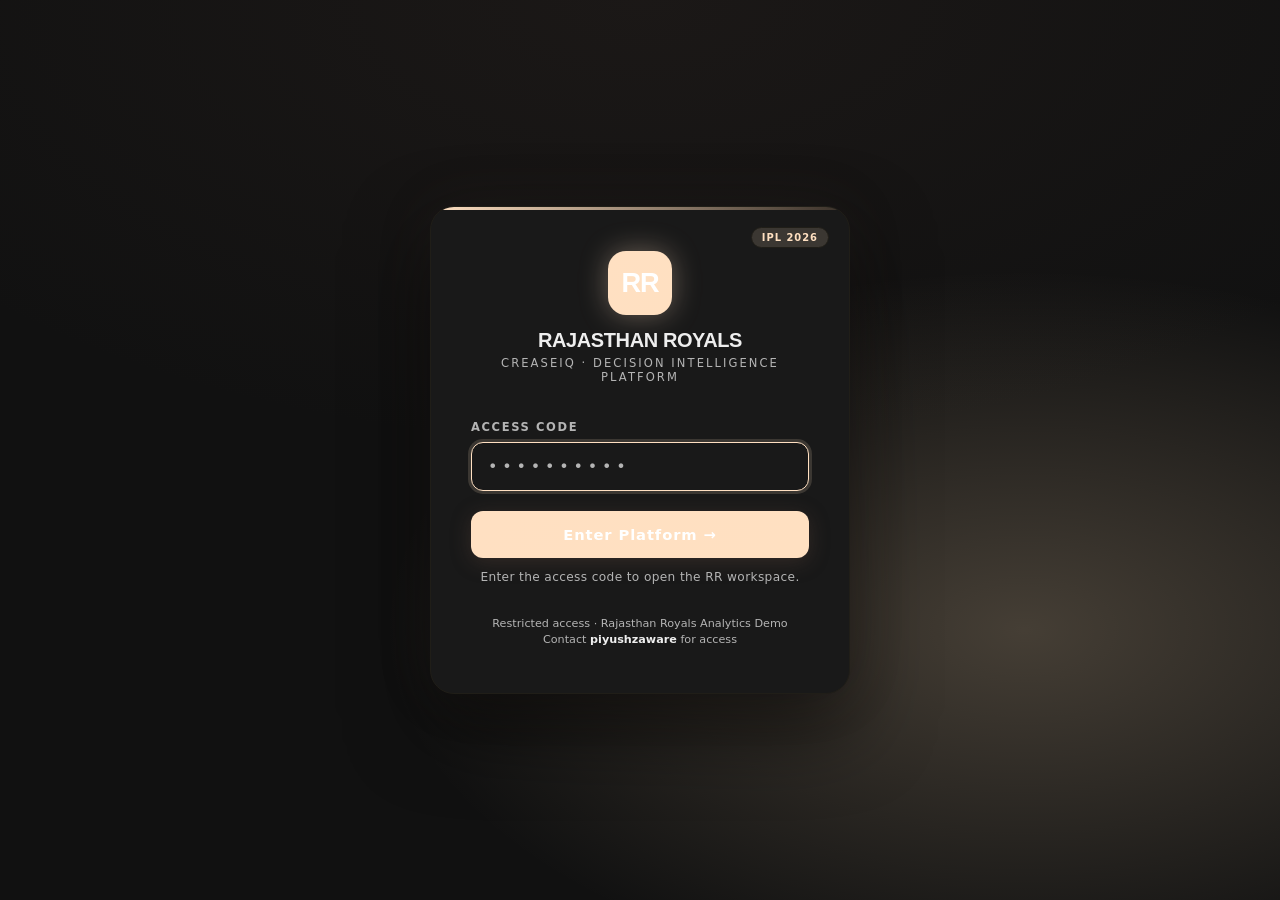
<file: Dashboard/rr_login.html>
<!DOCTYPE html>
<html lang="en" class="dark">
  <head>
    <meta charset="UTF-8" />
    <meta name="viewport" content="width=device-width, initial-scale=1.0" />
    <title>Rajasthan Royals — Access</title>
    <style>
      :root {
        --rr-pink:       #644a40;
        --rr-pink-light: #66493e;
        --rr-pink-glow:  rgba(100, 74, 64, 0.35);
        --rr-pink-dim:   rgba(100, 74, 64, 0.15);
        --rr-blue:       #42382e;
        --rr-dark:       #f9f9f9;
        --rr-dark-2:     #fbfbfb;
        --rr-card:       #fcfcfc;
        --rr-text:       #202020;
        --rr-muted:      #646464;
        --rr-border:     #d8d8d8;
        --display: "Trebuchet MS", "Arial Narrow", sans-serif;
        --ui: "Segoe UI", system-ui, sans-serif;
      }

      .dark {
        --rr-pink:       #ffe0c2;
        --rr-pink-light: #ffe0c1;
        --rr-pink-glow:  rgba(255, 224, 194, 0.35);
        --rr-pink-dim:   rgba(255, 224, 194, 0.15);
        --rr-blue:       #393028;
        --rr-dark:       #111111;
        --rr-dark-2:     #191919;
        --rr-card:       #191919;
        --rr-text:       #eeeeee;
        --rr-muted:      #b4b4b4;
        --rr-border:     #201e18;
      }

      * { box-sizing: border-box; margin: 0; padding: 0; }

      html, body {
        height: 100%;
        font-family: var(--ui);
        background: var(--rr-dark);
        color: var(--rr-text);
        background-image:
          radial-gradient(ellipse 70% 50% at 50% 0%, rgba(100,74,64,0.12), transparent),
          radial-gradient(ellipse 50% 40% at 80% 70%, rgba(255,223,181,0.22), transparent);
      }

      body {
        display: flex;
        flex-direction: column;
        align-items: center;
        justify-content: center;
        min-height: 100vh;
        padding: 24px;
      }

      /* ── Card ───────────────────────────────────────────────── */
      .login-card {
        width: 100%;
        max-width: 420px;
        background: var(--rr-card);
        border: 1px solid var(--rr-border);
        border-radius: 24px;
        padding: 44px 40px;
        box-shadow:
          0 0 60px rgba(100,74,64,0.1),
          0 32px 80px rgba(0,0,0,0.6);
        position: relative;
        overflow: hidden;
      }

      .login-card::before {
        content: '';
        position: absolute;
        top: 0; left: 0; right: 0;
        height: 3px;
        background: linear-gradient(90deg, var(--rr-pink), var(--rr-blue));
      }

      /* ── Logo ───────────────────────────────────────────────── */
      .logo-wrap {
        display: flex;
        flex-direction: column;
        align-items: center;
        margin-bottom: 36px;
        gap: 14px;
      }

      .rr-monogram {
        width: 64px;
        height: 64px;
        border-radius: 18px;
        background: linear-gradient(135deg, var(--rr-pink), var(--rr-pink-light));
        display: flex;
        align-items: center;
        justify-content: center;
        font-family: var(--display);
        font-size: 1.7rem;
        font-weight: 900;
        color: white;
        letter-spacing: -0.04em;
        box-shadow: 0 0 28px var(--rr-pink-glow);
      }

      .logo-title {
        text-align: center;
      }

      .logo-title h1 {
        font-family: var(--display);
        font-size: 1.25rem;
        font-weight: 900;
        text-transform: uppercase;
        letter-spacing: -0.02em;
        color: var(--rr-text);
        margin-bottom: 4px;
      }

      .logo-title p {
        font-size: 0.72rem;
        color: var(--rr-muted);
        text-transform: uppercase;
        letter-spacing: 0.18em;
      }

      /* ── Form ───────────────────────────────────────────────── */
      .form-group {
        margin-bottom: 20px;
      }

      .form-label {
        display: block;
        font-size: 0.72rem;
        font-weight: 700;
        color: var(--rr-muted);
        text-transform: uppercase;
        letter-spacing: 0.14em;
        margin-bottom: 8px;
      }

      .form-input {
        width: 100%;
        padding: 14px 16px;
        border-radius: 12px;
        background: var(--rr-dark-2);
        border: 1px solid var(--rr-border);
        color: var(--rr-text);
        font-size: 1rem;
        font-family: var(--ui);
        outline: none;
        transition: border-color 0.2s, box-shadow 0.2s;
        letter-spacing: 0.1em;
      }

      .form-input:focus {
        border-color: var(--rr-pink);
        box-shadow: 0 0 0 3px var(--rr-pink-dim);
      }

      .form-input::placeholder {
        color: var(--rr-muted);
        letter-spacing: 0.3em;
      }

      /* ── Button ─────────────────────────────────────────────── */
      .submit-btn {
        width: 100%;
        padding: 15px;
        border-radius: 12px;
        background: linear-gradient(135deg, var(--rr-pink), var(--rr-pink-light));
        color: white;
        font-weight: 700;
        font-size: 0.92rem;
        letter-spacing: 0.06em;
        border: none;
        cursor: pointer;
        box-shadow: 0 4px 20px rgba(100,74,64,0.35);
        transition: all 0.2s;
        font-family: var(--ui);
      }

      .submit-btn:hover {
        transform: translateY(-1px);
        box-shadow: 0 6px 28px rgba(100,74,64,0.5);
      }

      .submit-btn:active {
        transform: translateY(0);
      }

      /* ── Error ──────────────────────────────────────────────── */
      .error-msg {
        display: none;
        margin-top: 14px;
        padding: 10px 14px;
        border-radius: 10px;
        background: rgba(100,74,64,0.08);
        border: 1px solid var(--rr-border);
        color: var(--rr-pink-light);
        font-size: 0.8rem;
        text-align: center;
      }

      .error-msg.visible { display: block; }

      .status-msg {
        margin-top: 12px;
        min-height: 1.1rem;
        font-size: 0.76rem;
        color: var(--rr-muted);
        text-align: center;
        letter-spacing: 0.03em;
      }

      .status-msg.pending {
        color: var(--rr-text);
      }

      .status-msg.success {
        color: #7ef0c8;
      }

      /* ── Shake animation ────────────────────────────────────── */
      @keyframes shake {
        0%, 100% { transform: translateX(0); }
        20%       { transform: translateX(-8px); }
        40%       { transform: translateX(8px); }
        60%       { transform: translateX(-5px); }
        80%       { transform: translateX(5px); }
      }

      .shake { animation: shake 0.4s ease; }

      /* ── Footer note ────────────────────────────────────────── */
      .access-note {
        margin-top: 28px;
        font-size: 0.7rem;
        color: var(--rr-muted);
        text-align: center;
        line-height: 1.5;
      }

      /* ── Season badge ───────────────────────────────────────── */
      .season-badge {
        position: absolute;
        top: 20px;
        right: 20px;
        font-size: 0.62rem;
        padding: 4px 10px;
        border-radius: 999px;
        background: var(--rr-pink-dim);
        border: 1px solid var(--rr-border);
        color: var(--rr-pink-light);
        font-weight: 700;
        letter-spacing: 0.1em;
        text-transform: uppercase;
      }
    </style>
  </head>

  <body>
    <div class="login-card">
      <span class="season-badge">IPL 2026</span>

      <div class="logo-wrap">
        <div class="rr-monogram">RR</div>
        <div class="logo-title">
          <h1>Rajasthan Royals</h1>
          <p>CreaseIQ · Decision Intelligence Platform</p>
        </div>
      </div>

      <form id="login-form" autocomplete="off">
        <div class="form-group">
          <label class="form-label" for="password-input">Access Code</label>
          <input
            id="password-input"
            class="form-input"
            type="password"
            placeholder="••••••••••"
            autofocus
          />
        </div>
        <button class="submit-btn" type="submit">Enter Platform →</button>
        <div class="error-msg" id="error-msg">Incorrect access code. Please try again.</div>
        <div class="status-msg" id="status-msg">Enter the access code to open the RR workspace.</div>
      </form>

      <p class="access-note">
        Restricted access · Rajasthan Royals Analytics Demo<br>
        Contact <strong style="color:var(--rr-text);">piyushzaware</strong> for access
      </p>
    </div>

    <script>
      document.getElementById("login-form").addEventListener("submit", async function (e) {
        e.preventDefault();
        const input    = document.getElementById("password-input");
        const errorMsg = document.getElementById("error-msg");
        const statusMsg = document.getElementById("status-msg");
        const btn      = document.querySelector(".submit-btn");

        btn.disabled = true;
        btn.textContent = "Checking…";
        errorMsg.classList.remove("visible");
        statusMsg.className = "status-msg pending";
        statusMsg.textContent = "Checking access and setting secure session…";

        try {
          const res  = await fetch("/api/auth", {
            method: "POST",
            credentials: "same-origin",
            headers: { "Content-Type": "application/json" },
            body: JSON.stringify({ code: input.value }),
          });
          const data = await res.json();

          if (data.ok) {
            sessionStorage.setItem("rr_demo_auth", "1");
            statusMsg.className = "status-msg success";
            statusMsg.textContent = "Access granted. Redirecting to the RR hub…";
            window.location.replace("./rr_hub.html");
          } else {
            throw new Error(data.error || "wrong code");
          }
        } catch (error) {
          errorMsg.textContent =
            error && error.message && error.message !== "wrong code"
              ? "Unable to verify access right now. Please try again."
              : "Incorrect access code. Please try again.";
          errorMsg.classList.add("visible");
          statusMsg.className = "status-msg";
          statusMsg.textContent = "If this keeps happening, clear site cookies and try again.";
          input.value = "";
          input.focus();
          btn.disabled = false;
          btn.textContent = "Enter Platform →";
          const card = document.querySelector(".login-card");
          card.classList.remove("shake");
          void card.offsetWidth;
          card.classList.add("shake");
        }
      });
    </script>
  </body>
</html>
</file>
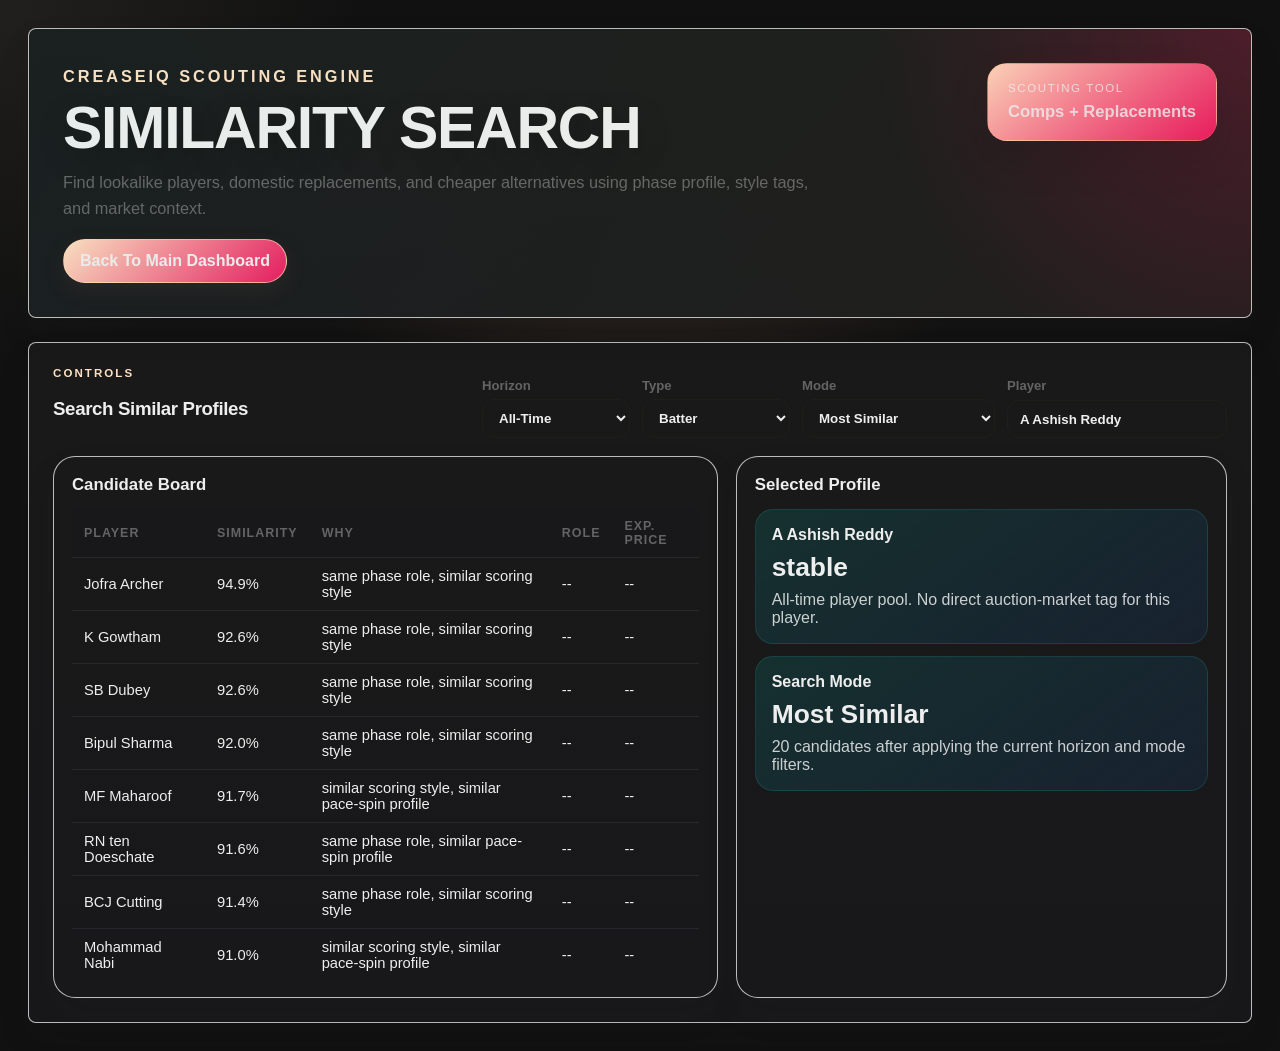
<file: Dashboard/similarity_search.html>
<!DOCTYPE html>
<html lang="en" class="dark">
  <head>
    <meta charset="UTF-8" />
    <meta name="viewport" content="width=device-width, initial-scale=1.0" />
    <title>CreaseIQ · Similarity Search</title>
    <link rel="stylesheet" href="./styles.css?v=ipl-theme-23" />
  </head>
  <body data-team-theme="rr">
    <main class="replay-shell">
      <section class="replay-header">
        <div>
          <p class="eyebrow">CreaseIQ Scouting Engine</p>
          <h1>Similarity Search</h1>
          <p>
            Find lookalike players, domestic replacements, and cheaper alternatives using phase profile, style tags, and market context.
          </p>
          <div class="hero-actions">
            <a class="action-button" href="./index.html" rel="noopener noreferrer">Back To Main Dashboard</a>
          </div>
        </div>
        <div class="replay-badge">
          <span>Scouting Tool</span>
          <strong>Comps + Replacements</strong>
        </div>
      </section>

      <section class="replay-panel">
        <div class="panel-header">
          <div>
            <p class="eyebrow">Controls</p>
            <h3>Search Similar Profiles</h3>
          </div>
          <div class="control-row">
            <label>
              Horizon
              <select id="similarity-horizon"></select>
            </label>
            <label>
              Type
              <select id="similarity-type"></select>
            </label>
            <label>
              Mode
              <select id="similarity-mode"></select>
            </label>
            <label>
              Player
              <input id="similarity-player" list="similarity-player-options" placeholder="Search player" />
              <datalist id="similarity-player-options"></datalist>
            </label>
          </div>
        </div>
        <div class="tool-grid wide-left">
          <div class="tile">
            <h4>Candidate Board</h4>
            <div class="table-wrap">
              <table id="similarity-table"></table>
            </div>
          </div>
          <div class="tile">
            <h4>Selected Profile</h4>
            <div id="similarity-summary" class="metric-stack"></div>
          </div>
        </div>
      </section>
    </main>

    <script src="./data/dashboard_data.js?v=ipl-theme-23"></script>
    <script src="./similarity.js?v=ipl-theme-23"></script>
  </body>
</html>
</file>
<file: Dashboard/styles.css>
:root {
  --card: #fcfcfc;
  --ring: #644a40;
  --input: #d8d8d8;
  --muted: #efefef;
  --accent: #e8e8e8;
  --border: #d8d8d8;
  --radius: 0.5rem;
  --chart-1: #644a40;
  --chart-2: #ffdfb5;
  --chart-3: #e8e8e8;
  --chart-4: #ffe6c4;
  --chart-5: #66493e;
  --popover: #fcfcfc;
  --primary: #644a40;
  --sidebar: #fbfbfb;
  --secondary: #ffdfb5;
  --background: #f9f9f9;
  --foreground: #202020;
  --destructive: #e54d2e;
  --sidebar-ring: #b5b5b5;
  --sidebar-accent: #f7f7f7;
  --sidebar-border: #ebebeb;
  --card-foreground: #202020;
  --sidebar-primary: #343434;
  --muted-foreground: #646464;
  --accent-foreground: #202020;
  --popover-foreground: #202020;
  --primary-foreground: #ffffff;
  --sidebar-foreground: #252525;
  --secondary-foreground: #582d1d;
  --destructive-foreground: #ffffff;
  --sidebar-accent-foreground: #343434;
  --sidebar-primary-foreground: #fbfbfb;

  /* CreaseIQ compatibility palette mapped to the active theme */
  --cq-ink-950: #111111;
  --cq-ink-900: #191919;
  --cq-ink-850: #393028;
  --cq-ink-800: #42382e;
  --cq-ink-700: #484848;
  --cq-stone-50: var(--card);
  --cq-stone-100: var(--sidebar);
  --cq-stone-200: var(--muted);
  --cq-stone-400: var(--muted-foreground);
  --cq-teal-400: var(--chart-4);
  --cq-teal-500: var(--primary);
  --cq-teal-700: var(--chart-5);
  --cq-amber-300: var(--chart-2);
  --cq-amber-400: var(--secondary);
  --cq-amber-500: var(--secondary-foreground);
  --cq-rose-500: var(--destructive);
  --cq-blue-500: var(--sidebar-primary);

  /* Typography */
  --cq-font-display: "Trebuchet MS", "Avenir Next Condensed", "Arial Narrow", sans-serif;
  --cq-font-ui: "Avenir Next", "Segoe UI", sans-serif;

  /* Layout / motion */
  --cq-radius-sm: 0.5rem;
  --cq-radius-md: 0.75rem;
  --cq-radius-lg: 1rem;
  --cq-radius-xl: 1.25rem;
  --cq-shadow-card: 0 16px 34px rgba(32, 32, 32, 0.08);
  --cq-shadow-accent: 0 8px 20px rgba(100, 74, 64, 0.18);
  --cq-shadow-soft: 0 8px 18px rgba(32, 32, 32, 0.1);

  /* Core CreaseIQ semantic tokens */
  --cq-shell-bg: var(--background);
  --cq-shell-bg-2: var(--sidebar);
  --cq-shell-glow-primary: rgba(100, 74, 64, 0.14);
  --cq-shell-glow-secondary: rgba(255, 223, 181, 0.24);
  --cq-shell-grid-line: rgba(216, 216, 216, 0.42);

  --cq-surface-1: var(--card);
  --cq-surface-2: var(--sidebar);
  --cq-surface-3: var(--muted);
  --cq-surface-inverse: #191919;

  --cq-text-primary: var(--foreground);
  --cq-text-secondary: var(--muted-foreground);
  --cq-text-inverse: var(--foreground);
  --cq-text-inverse-muted: #646464;

  --cq-accent-primary: var(--primary);
  --cq-accent-primary-strong: var(--chart-5);
  --cq-accent-primary-soft: rgba(100, 74, 64, 0.14);
  --cq-accent-secondary: var(--secondary);
  --cq-accent-secondary-soft: rgba(255, 223, 181, 0.36);
  --cq-accent-tertiary: var(--sidebar-primary);

  --cq-border-soft: rgba(216, 216, 216, 0.86);
  --cq-border-strong: rgba(216, 216, 216, 1);
  --cq-border-accent: rgba(100, 74, 64, 0.24);
  --cq-border-highlight: rgba(255, 223, 181, 0.66);

  --cq-status-positive: #2b7a4b;
  --cq-status-warning: #9c5a1c;
  --cq-status-danger: var(--destructive);
  --cq-status-danger-soft: rgba(229, 77, 46, 0.16);

  /* Team-skin hooks. These override only accent/tint behavior, not structure. */
  --cq-team-accent-primary: var(--cq-accent-primary);
  --cq-team-accent-secondary: var(--cq-accent-secondary);
  --cq-team-glow: var(--cq-shell-glow-primary);
  --cq-team-surface-tint: transparent;

  /* Compatibility aliases for existing dashboard classes */
  --bg: var(--cq-shell-bg);
  --panel: var(--cq-surface-1);
  --panel-strong: var(--cq-surface-2);
  --ink: var(--cq-text-primary);
  --muted: var(--cq-text-secondary);
  --accent: var(--cq-accent-secondary);
  --accent-soft: var(--cq-amber-300);
  --line: var(--cq-border-soft);
  --good: var(--cq-status-positive);
  --card-shadow: var(--cq-shadow-card);
  --radius: var(--cq-radius-lg);
  --display: var(--cq-font-display);
  --ui: var(--cq-font-ui);
}

.dark {
  --card: #191919;
  --ring: #ffe0c2;
  --input: #484848;
  --muted: #222222;
  --accent: #2a2a2a;
  --border: #201e18;
  --radius: 0.5rem;
  --chart-1: #ffe0c2;
  --chart-2: #393028;
  --chart-3: #2a2a2a;
  --chart-4: #42382e;
  --chart-5: #ffe0c1;
  --popover: #191919;
  --primary: #ffe0c2;
  --sidebar: #18181b;
  --secondary: #393028;
  --background: #111111;
  --foreground: #eeeeee;
  --destructive: #e54d2e;
  --sidebar-ring: #d4d4d8;
  --sidebar-accent: #27272a;
  --sidebar-border: #27272a;
  --card-foreground: #eeeeee;
  --sidebar-primary: #1d4ed8;
  --muted-foreground: #b4b4b4;
  --accent-foreground: #eeeeee;
  --popover-foreground: #eeeeee;
  --primary-foreground: #081a1b;
  --sidebar-foreground: #f4f4f5;
  --secondary-foreground: #ffe0c2;
  --destructive-foreground: #ffffff;
  --sidebar-accent-foreground: #f4f4f5;
  --sidebar-primary-foreground: #ffffff;
}

body[data-team-theme="rr"] {
  --cq-team-accent-primary: #e8175d;
  --cq-team-accent-secondary: #f7c948;
  --cq-team-glow: rgba(232, 23, 93, 0.22);
  --cq-team-surface-tint: linear-gradient(135deg, rgba(232, 23, 93, 0.06), rgba(20, 51, 107, 0.08));
}

body[data-team-theme="csk"] {
  --cq-team-accent-primary: #ffcc29;
  --cq-team-accent-secondary: #1b3d8f;
  --cq-team-glow: rgba(255, 204, 41, 0.2);
  --cq-team-surface-tint: linear-gradient(135deg, rgba(255, 204, 41, 0.08), rgba(27, 61, 143, 0.06));
}

body[data-team-theme="mi"] {
  --cq-team-accent-primary: #3b82f6;
  --cq-team-accent-secondary: #f5c96a;
  --cq-team-glow: rgba(59, 130, 246, 0.2);
  --cq-team-surface-tint: linear-gradient(135deg, rgba(59, 130, 246, 0.07), rgba(245, 201, 106, 0.06));
}

/* ── Shared Site Nav (matches landing page visual language) ───── */
.site-nav {
  position: sticky;
  top: 0;
  z-index: 100;
  background: var(--card);
  backdrop-filter: blur(12px);
  border-bottom: 1px solid var(--border);
  display: flex;
  align-items: center;
  justify-content: space-between;
  padding: 0 40px;
  height: 64px;
}

.site-nav__brand {
  display: flex;
  align-items: center;
  gap: 10px;
}

.site-nav__logo {
  width: 34px;
  height: 34px;
  border-radius: 9px;
  background: linear-gradient(135deg, var(--primary), var(--cq-accent-primary-strong));
  display: flex;
  align-items: center;
  justify-content: center;
  font-weight: 900;
  font-size: 0.85rem;
  letter-spacing: -0.04em;
  color: var(--cq-text-inverse);
  flex-shrink: 0;
}

html.dark .site-nav__logo {
  color: #111;
}

.site-nav__wordmark {
  font-size: 1.1rem;
  font-weight: 800;
  letter-spacing: -0.02em;
  color: var(--foreground);
}

.site-nav__wordmark em {
  font-style: normal;
  color: var(--primary);
}

.site-nav__right {
  display: flex;
  align-items: center;
  gap: 16px;
}

.site-nav__link {
  font-size: 0.82rem;
  color: var(--muted-foreground);
  text-decoration: none;
  font-weight: 500;
  transition: color 0.2s;
}

.site-nav__link:hover {
  color: var(--foreground);
}

.site-nav__cta {
  padding: 8px 18px;
  background: linear-gradient(135deg, var(--primary), var(--cq-accent-primary-strong));
  color: #111;
  border-radius: 8px;
  font-size: 0.82rem;
  font-weight: 700;
  text-decoration: none;
  box-shadow: 0 2px 12px var(--cq-team-glow);
  transition: all 0.2s;
}

.site-nav__cta:hover {
  transform: translateY(-1px);
  box-shadow: 0 4px 20px var(--cq-team-glow);
}

@media (max-width: 640px) {
  .site-nav {
    padding: 0 16px;
  }

  .site-nav__link {
    display: none;
  }
}

* {
  box-sizing: border-box;
}

html {
  scroll-behavior: smooth;
}

body {
  margin: 0;
  font-family: var(--ui);
  background:
    radial-gradient(circle at top left, var(--cq-shell-glow-secondary), transparent 22%),
    radial-gradient(circle at top right, var(--cq-shell-glow-primary), transparent 24%),
    linear-gradient(180deg, var(--background), #f2f2f2),
    var(--bg);
  color: var(--ink);
}

html.dark body {
  background:
    radial-gradient(ellipse 44% 26% at 50% 20%, rgba(196,138,99,0.22), transparent 70%),
    radial-gradient(circle at top left, rgba(255,224,194,0.07), transparent 22%),
    var(--background);
  color: var(--foreground);
}

.page-shell {
  display: grid;
  grid-template-columns: 320px 1fr;
  min-height: 100vh;
}

.sidebar {
  padding: 32px 24px;
  border-right: 1px solid var(--line);
  background:
    linear-gradient(180deg, var(--sidebar), var(--card)),
    radial-gradient(circle at top, var(--cq-team-glow), transparent 26%);
  backdrop-filter: blur(12px);
  position: sticky;
  top: 0;
  align-self: start;
  height: 100vh;
  color: var(--cq-text-inverse);
}

.brand-block h1,
.hero-panel h2,
.panel h3 {
  font-family: var(--display);
  letter-spacing: -0.03em;
  text-transform: uppercase;
}

.brand-block h1 {
  margin: 8px 0 12px;
  font-size: 2rem;
  line-height: 1.05;
}

.eyebrow {
  margin: 0;
  text-transform: uppercase;
  letter-spacing: 0.18em;
  font-size: 0.72rem;
  color: var(--cq-accent-secondary);
  font-weight: 700;
}

html.dark .eyebrow {
  color: var(--primary);
}

.brand-copy,
.hero-subtitle,
.sidebar-note p,
.summary-card p {
  color: var(--muted);
  line-height: 1.55;
}

.sidebar .brand-copy,
.sidebar .sidebar-note p {
  color: var(--cq-text-inverse-muted);
}

.nav-links {
  display: grid;
  gap: 10px;
  margin: 28px 0;
}

.nav-links a {
  text-decoration: none;
  color: var(--cq-text-inverse);
  padding: 12px 14px;
  border-radius: 14px;
  background: var(--card);
  border: 1px solid var(--cq-border-highlight);
  font-weight: 700;
  letter-spacing: 0.03em;
}

.nav-links a:hover {
  background: var(--cq-accent-secondary-soft);
}

.sidebar-note {
  display: grid;
  gap: 12px;
}

.story-card {
  padding: 14px;
  border-radius: 18px;
  background:
    var(--cq-team-surface-tint),
    linear-gradient(145deg, rgba(255,255,255,0.06), rgba(22,182,165,0.08));
  border: 1px solid var(--cq-border-highlight);
}

.story-card h4 {
  margin: 0 0 8px;
}

.main-content {
  padding: 32px;
  display: grid;
  gap: 24px;
}

.hero-panel,
.panel,
.tile,
.kpi-card {
  background: linear-gradient(180deg, var(--cq-surface-1), var(--cq-surface-2));
  border: 1px solid var(--cq-border-soft);
  border-radius: var(--radius);
  box-shadow: var(--card-shadow);
}

.hero-panel {
  padding: 28px 30px;
  display: flex;
  justify-content: space-between;
  gap: 20px;
  align-items: center;
  background:
    var(--cq-team-surface-tint),
    linear-gradient(135deg, var(--cq-surface-1), var(--cq-surface-2)),
    radial-gradient(circle at right top, var(--cq-shell-glow-primary), transparent 28%);
}

.hero-panel h2 {
  margin: 8px 0 10px;
  font-size: clamp(2rem, 4vw, 3.4rem);
}

.hero-badge {
  min-width: 220px;
  padding: 18px 20px;
  border-radius: 20px;
  background: linear-gradient(145deg, var(--cq-surface-2), var(--cq-surface-1));
  color: var(--cq-text-inverse);
  display: grid;
  gap: 8px;
  border: 1px solid var(--cq-border-highlight);
}

.hero-badge span {
  text-transform: uppercase;
  letter-spacing: 0.14em;
  font-size: 0.72rem;
  opacity: 0.72;
}

.hero-badge strong {
  font-size: 1.05rem;
}

.hero-actions {
  margin-top: 18px;
  display: flex;
  flex-wrap: wrap;
  gap: 12px;
}

.platform-pills {
  margin-top: 16px;
  display: flex;
  flex-wrap: wrap;
  gap: 10px;
}

.platform-pill {
  display: inline-flex;
  align-items: center;
  padding: 8px 12px;
  border-radius: 999px;
  background: var(--cq-accent-primary-soft);
  border: 1px solid var(--cq-border-accent);
  color: var(--cq-text-inverse);
  font-size: 0.76rem;
  font-weight: 800;
  letter-spacing: 0.04em;
  text-transform: uppercase;
}

.action-button {
  display: inline-flex;
  align-items: center;
  gap: 8px;
  padding: 12px 16px;
  border-radius: 999px;
  background: linear-gradient(135deg, var(--cq-accent-primary-strong), var(--cq-team-accent-primary));
  color: var(--cq-text-inverse);
  text-decoration: none;
  font-weight: 700;
  border: 1px solid var(--cq-border-highlight);
  transition: transform 160ms ease, box-shadow 160ms ease, background 160ms ease;
  box-shadow: var(--cq-shadow-accent);
}

.button-only {
  border: 0;
  cursor: pointer;
  font: inherit;
}

.action-button:hover {
  transform: translateY(-1px);
  box-shadow: 0 12px 28px rgba(22, 182, 165, 0.24);
  background: linear-gradient(135deg, var(--cq-team-accent-primary), var(--cq-accent-primary-strong));
}

.kpi-grid {
  display: grid;
  grid-template-columns: repeat(5, minmax(0, 1fr));
  gap: 16px;
}

.kpi-card {
  padding: 20px;
  position: relative;
  overflow: hidden;
}

.kpi-card::after {
  content: "";
  position: absolute;
  inset: auto -20px -30px auto;
  width: 110px;
  height: 110px;
  background: radial-gradient(circle, rgba(255, 183, 3, 0.14), transparent 66%);
  pointer-events: none;
}

.kpi-card h4 {
  margin: 0 0 8px;
  color: var(--cq-text-inverse-muted);
  font-size: 0.88rem;
  font-weight: 600;
}

.kpi-card strong {
  display: block;
  font-size: 1.8rem;
  font-family: var(--display);
  color: var(--cq-text-inverse);
}

.panel {
  padding: 24px;
}

.panel-header,
.tile-header {
  display: flex;
  justify-content: space-between;
  gap: 16px;
  align-items: end;
  margin-bottom: 18px;
}

.panel h3 {
  margin: 6px 0 0;
  font-size: 1.8rem;
}

.control-row,
.pill-row {
  display: flex;
  flex-wrap: wrap;
  gap: 12px;
}

label {
  display: grid;
  gap: 6px;
  font-size: 0.82rem;
  color: var(--cq-text-inverse-muted);
  font-weight: 700;
}

select,
input[list],
input[type="text"],
input[type="search"] {
  min-width: 148px;
  padding: 10px 12px;
  border-radius: 12px;
  border: 1px solid var(--border);
  background: var(--card);
  color: var(--cq-text-inverse);
  font-weight: 600;
}

select:focus,
input[list]:focus,
input[type="text"]:focus,
input[type="search"]:focus,
textarea:focus {
  outline: 2px solid rgba(45, 212, 191, 0.24);
  outline-offset: 1px;
}

.pill {
  padding: 10px 12px;
  border-radius: 999px;
  background: rgba(45, 212, 191, 0.08);
  color: var(--cq-accent-secondary);
  font-weight: 700;
  font-size: 0.82rem;
  border: 1px solid rgba(45, 212, 191, 0.14);
}

html.dark .pill {
  background: rgba(255, 224, 194, 0.08);
  color: var(--primary);
  border-color: rgba(255, 224, 194, 0.18);
}

.pill.accent {
  background: linear-gradient(135deg, var(--cq-team-accent-primary), var(--cq-accent-primary-strong));
  color: var(--cq-text-inverse);
}

.phase-layout,
.player-grid,
.team-layout,
.auction-grid {
  display: grid;
  grid-template-columns: 1.1fr 0.9fr;
  gap: 18px;
}

.auction-grid.lower {
  margin-top: 18px;
}

.player-grid.lower {
  margin-top: 18px;
}

.tile,
.chart-panel,
.table-panel {
  padding: 18px;
  border-radius: 22px;
  background: linear-gradient(180deg, var(--cq-surface-1), var(--cq-surface-2));
  border: 1px solid var(--cq-border-soft);
}

.tile h4,
.chart-panel h4,
.table-panel h4 {
  margin: 0 0 14px;
  font-size: 1.05rem;
  color: var(--cq-text-inverse);
}

.wide {
  grid-column: span 1;
}

.bar-chart {
  display: grid;
  gap: 10px;
}

.bar-row {
  display: grid;
  grid-template-columns: 160px 1fr 72px;
  gap: 12px;
  align-items: center;
}

.bar-row.compact {
  grid-template-columns: 110px 1fr 60px;
}

.bar-label {
  font-weight: 700;
  color: var(--cq-text-inverse);
  white-space: nowrap;
  overflow: hidden;
  text-overflow: ellipsis;
}

.bar-track {
  height: 14px;
  border-radius: 999px;
  background: var(--cq-surface-3);
  overflow: hidden;
}

.bar-fill {
  height: 100%;
  border-radius: inherit;
  background: linear-gradient(90deg, var(--cq-accent-secondary), var(--cq-team-accent-primary));
}

.bar-fill.alt {
  background: linear-gradient(90deg, var(--cq-teal-400), var(--cq-accent-primary-strong));
}

.bar-value {
  text-align: right;
  color: var(--cq-text-inverse-muted);
  font-variant-numeric: tabular-nums;
}

.compact-bars .bar-track {
  height: 12px;
}

.table-wrap {
  overflow: auto;
  max-height: 470px;
}

.table-wrap.compact {
  max-height: 320px;
}

table {
  width: 100%;
  border-collapse: collapse;
  font-size: 0.92rem;
}

th,
td {
  padding: 10px 12px;
  border-bottom: 1px solid rgba(214, 224, 229, 0.08);
  text-align: left;
}

th {
  position: sticky;
  top: 0;
  background: var(--sidebar);
  z-index: 1;
  font-size: 0.78rem;
  text-transform: uppercase;
  letter-spacing: 0.08em;
  color: var(--cq-text-inverse-muted);
}

td {
  color: var(--cq-text-inverse);
}

.metric-stack {
  display: grid;
  gap: 12px;
}

.metric-card {
  padding: 16px;
  border-radius: 18px;
  background: linear-gradient(145deg, rgba(13,124,117,0.24), rgba(24,34,48,0.96));
  color: var(--cq-text-inverse);
  border: 1px solid rgba(45, 212, 191, 0.14);
}

.metric-card h5 {
  margin: 0 0 8px;
  font-size: 1rem;
}

.metric-card strong {
  display: block;
  font-size: 1.65rem;
  margin-bottom: 8px;
  font-family: var(--display);
}

.metric-card p {
  margin: 0;
  color: rgba(255,255,255,0.78);
}

.summary-card {
  display: grid;
  gap: 10px;
}

.compare-grid {
  display: grid;
  grid-template-columns: repeat(auto-fit, minmax(220px, 1fr));
  gap: 12px;
  margin-bottom: 16px;
}

.compare-card {
  padding: 14px;
  border-radius: 18px;
  background: linear-gradient(180deg, rgba(255,255,255,0.96), rgba(239,231,207,0.88));
  border: 1px solid var(--line);
}

html.dark .compare-card {
  background: linear-gradient(180deg, var(--cq-surface-1), var(--cq-surface-2));
  border-color: var(--cq-border-soft);
  color: var(--foreground);
}

.compare-card h5 {
  margin: 0 0 10px;
  font-size: 1rem;
}

html.dark .compare-card h5 {
  color: var(--foreground);
}

.methodology-stack {
  display: grid;
  gap: 14px;
}

.method-card {
  padding: 16px;
  border-radius: 18px;
  background: linear-gradient(180deg, rgba(239,231,207,0.88), rgba(255,255,255,0.94));
  border: 1px solid var(--line);
}

html.dark .method-card {
  background: linear-gradient(180deg, var(--cq-surface-1), var(--cq-surface-2));
  border-color: var(--cq-border-soft);
}

.method-card h5 {
  margin: 0 0 8px;
  font-size: 1rem;
}

.method-card p {
  margin: 0;
  color: var(--muted);
  line-height: 1.55;
}

.radar-shell {
  display: grid;
  place-items: center;
  margin-bottom: 18px;
}

#player-radar {
  width: 100%;
  max-width: 420px;
  min-height: 320px;
}

.radar-grid-line {
  fill: none;
  stroke: #d9cfb3;
  stroke-width: 1;
}

.radar-axis-line {
  stroke: #c9bd98;
  stroke-width: 1;
}

.radar-axis-label {
  fill: var(--muted);
  font-size: 12px;
  font-weight: 700;
  text-anchor: middle;
}

.radar-shape {
  fill: rgba(255, 183, 3, 0.24);
  stroke: var(--accent);
  stroke-width: 3;
}

.radar-shape.compare {
  fill: rgba(13, 148, 136, 0.18);
  stroke: var(--good);
}

.radar-dot {
  fill: var(--accent);
}

.radar-dot.compare {
  fill: var(--good);
}

.summary-line {
  display: flex;
  justify-content: space-between;
  gap: 14px;
  padding-bottom: 8px;
  border-bottom: 1px dashed var(--line);
}

.summary-line span:first-child {
  color: var(--muted);
}

.comp-player-name {
  display: inline-flex;
  align-items: center;
  margin-bottom: 6px;
  color: #fffdf6 !important;
  background: linear-gradient(135deg, rgba(12, 60, 43, 0.98), rgba(18, 118, 110, 0.98));
  border: 1px solid rgba(255, 209, 102, 0.55);
  border-radius: 999px;
  box-shadow: inset 0 0 0 1px rgba(255, 255, 255, 0.06), 0 8px 18px rgba(3, 20, 14, 0.18);
  padding: 6px 12px;
  font-family: var(--display);
  font-size: 1rem;
  font-weight: 900;
  letter-spacing: 0.05em;
  text-transform: uppercase;
  line-height: 1.1;
}

.replacement-note {
  display: inline-block;
  margin-top: 4px;
  padding: 3px 8px;
  border-radius: 999px;
  background: rgba(255, 209, 102, 0.88);
  color: #10281f;
  font-size: 0.72rem;
  font-weight: 700;
  letter-spacing: 0.01em;
}

.team-bottom {
  display: grid;
  grid-template-columns: 0.95fr 1.05fr;
  gap: 18px;
}

.team-architecture-grid {
  display: grid;
  grid-template-columns: repeat(2, minmax(0, 1fr));
  gap: 18px;
  margin-top: 18px;
}

.architecture-list {
  display: grid;
  gap: 10px;
}

.architecture-item {
  padding: 10px 12px;
  border-radius: 16px;
  border: 1px solid var(--line);
  background: rgba(255, 255, 255, 0.78);
  display: flex;
  justify-content: space-between;
  gap: 12px;
  align-items: center;
}

.architecture-detail {
  display: grid;
  justify-items: end;
  gap: 6px;
}

.architecture-detail strong {
  text-align: right;
}

.architecture-item.filled strong {
  color: var(--ink);
}

.architecture-item.open {
  background: rgba(255, 183, 3, 0.12);
}

.architecture-item.open strong {
  color: #9a3412;
}

.confidence-score {
  margin: 0 0 12px;
  font-family: var(--display);
  font-size: 2rem;
  font-weight: 900;
}

.dashboard-credit {
  margin-top: 18px;
  margin-left: auto;
  max-width: 360px;
  padding: 14px 16px;
  border-radius: 18px;
  border: 1px solid rgba(16, 40, 31, 0.12);
  background: linear-gradient(145deg, rgba(16, 40, 31, 0.04), rgba(255, 183, 3, 0.08));
  display: grid;
  gap: 4px;
  text-align: right;
}

.dashboard-credit-label {
  color: var(--muted);
  font-size: 0.72rem;
  font-weight: 700;
  letter-spacing: 0.16em;
  text-transform: uppercase;
}

.dashboard-credit strong {
  color: var(--ink);
  font-family: var(--display);
  font-size: 1.05rem;
}

.dashboard-credit-copy {
  color: var(--muted);
  font-size: 0.88rem;
  line-height: 1.45;
}

.retained-list {
  display: flex;
  flex-wrap: wrap;
  gap: 10px;
}

input[list] {
  min-width: 220px;
  padding: 10px 12px;
  border-radius: 12px;
  border: 1px solid var(--line);
  background: white;
  color: var(--ink);
  font-weight: 600;
}

html.dark input[list] {
  background: var(--card);
  color: var(--foreground);
  border-color: var(--border);
}

.retained-chip {
  padding: 10px 12px;
  border-radius: 999px;
  background: linear-gradient(135deg, #fff7e8, #efe7cf);
  border: 1px solid var(--line);
  font-size: 0.88rem;
  font-weight: 700;
}

.muted {
  color: var(--muted);
}

.replay-shell {
  max-width: 1400px;
  margin: 0 auto;
  padding: 28px;
  display: grid;
  gap: 24px;
}

.replay-header,
.replay-panel,
.replay-card {
  background: linear-gradient(180deg, var(--cq-surface-1), var(--cq-surface-2));
  border: 1px solid var(--cq-border-soft);
  border-radius: var(--radius);
  box-shadow: var(--card-shadow);
}

.replay-header {
  padding: 34px 34px;
  display: flex;
  justify-content: space-between;
  gap: 20px;
  align-items: start;
  position: relative;
  overflow: hidden;
}

.replay-header::before {
  content: "";
  position: absolute;
  inset: 0;
  pointer-events: none;
  background:
    radial-gradient(circle at top right, var(--cq-team-glow), transparent 30%),
    linear-gradient(135deg, rgba(45,212,191,0.04), rgba(245,184,64,0.04));
}

.replay-header h1,
.replay-panel h3 {
  font-family: var(--display);
  letter-spacing: -0.02em;
}

.replay-header h1 {
  margin: 10px 0 12px;
  font-size: clamp(2.3rem, 4.6vw, 3.7rem);
  line-height: 0.98;
  text-transform: uppercase;
  color: var(--cq-text-inverse);
  text-shadow: 0 10px 30px rgba(0, 0, 0, 0.24);
}

.replay-header p {
  margin: 0;
  color: var(--cq-text-inverse-muted);
  line-height: 1.6;
  max-width: 760px;
  font-size: 1.02rem;
}

.replay-badge {
  min-width: 220px;
  padding: 18px 20px;
  border-radius: 20px;
  background: linear-gradient(145deg, var(--cq-accent-primary-strong), var(--cq-team-accent-primary));
  color: var(--cq-text-inverse);
  display: grid;
  gap: 8px;
  border: 1px solid rgba(245, 184, 64, 0.18);
  box-shadow: 0 18px 34px rgba(8, 16, 20, 0.26);
}

.replay-badge span {
  text-transform: uppercase;
  letter-spacing: 0.14em;
  font-size: 0.72rem;
  opacity: 0.8;
}

.replay-badge strong {
  font-size: 1.04rem;
  line-height: 1.2;
}

.replay-panel {
  padding: 24px;
}

.replay-grid {
  display: grid;
  grid-template-columns: 1.15fr 0.85fr;
  gap: 18px;
}

.replay-grid.lower {
  grid-template-columns: 0.9fr 1.1fr;
}

.replay-card-grid {
  display: grid;
  grid-template-columns: repeat(4, minmax(0, 1fr));
  gap: 14px;
  margin-top: 18px;
}

.replay-card {
  padding: 18px;
}

.replay-card h4,
.replay-card p {
  margin: 0;
}

.replay-card h4 {
  font-size: 0.84rem;
  color: var(--cq-text-inverse-muted);
  margin-bottom: 10px;
  text-transform: uppercase;
  letter-spacing: 0.08em;
}

.replay-card strong {
  display: block;
  font-size: 1.5rem;
  font-family: var(--display);
  margin-bottom: 6px;
  color: var(--cq-text-inverse);
}

.replay-slider-wrap {
  display: grid;
  gap: 8px;
  margin-top: 14px;
}

.replay-slider-meta {
  display: flex;
  justify-content: space-between;
  gap: 12px;
  color: var(--cq-text-inverse-muted);
  font-size: 0.88rem;
  font-weight: 600;
}

.replay-slider {
  width: 100%;
  accent-color: var(--accent);
}

.replay-stage {
  display: grid;
  gap: 16px;
}

.replay-highlight {
  padding: 20px;
  border-radius: 22px;
  background: linear-gradient(135deg, rgba(45,212,191,0.08), rgba(245,184,64,0.12));
  border: 1px solid rgba(245,184,64,0.14);
}

.replay-highlight h3 {
  margin: 8px 0 10px;
  font-size: 1.9rem;
}

.replay-meta-grid {
  display: grid;
  grid-template-columns: repeat(2, minmax(0, 1fr));
  gap: 12px;
}

.replay-meta-grid .summary-line {
  background: var(--cq-surface-3);
  border-radius: 14px;
  padding: 12px 14px;
}

.mini-note {
  color: var(--cq-text-inverse-muted);
  font-size: 0.9rem;
  line-height: 1.6;
}

.replay-timeline {
  display: grid;
  gap: 10px;
  max-height: 540px;
  overflow: auto;
}

.timeline-row {
  padding: 14px 16px;
  border-radius: 16px;
  border: 1px solid rgba(214, 224, 229, 0.08);
  background: var(--cq-surface-3);
}

.timeline-row.active {
  background: linear-gradient(135deg, rgba(245,184,64,0.18), rgba(45,212,191,0.12));
  border-color: rgba(45, 212, 191, 0.28);
}

.timeline-row strong {
  display: block;
  margin-bottom: 4px;
  color: var(--cq-text-inverse);
}

.timeline-row span {
  color: var(--cq-text-inverse-muted);
  font-size: 0.88rem;
}

.purse-grid {
  display: grid;
  gap: 12px;
}

.purse-row {
  display: grid;
  grid-template-columns: 64px 1fr auto;
  align-items: center;
  gap: 12px;
}

.purse-code {
  font-weight: 800;
}

.purse-track {
  height: 12px;
  border-radius: 999px;
  background: var(--cq-surface-3);
  overflow: hidden;
}

.purse-fill {
  height: 100%;
  border-radius: 999px;
  background: linear-gradient(90deg, var(--cq-accent-primary), var(--cq-accent-secondary));
}

.replay-empty {
  color: var(--muted);
}

.tool-grid {
  display: grid;
  grid-template-columns: 1fr 1fr;
  gap: 18px;
}

.tool-grid.wide-left {
  grid-template-columns: 1.15fr 0.85fr;
}

.bucket-grid {
  display: grid;
  gap: 14px;
}

.bucket-panel {
  padding: 14px;
  border-radius: 18px;
  border: 1px solid rgba(214, 224, 229, 0.08);
  background: linear-gradient(180deg, var(--cq-surface-1), var(--cq-surface-2));
}

.bucket-panel h5 {
  margin: 0;
  font-size: 1rem;
  color: var(--cq-text-inverse);
}

.bucket-list {
  display: grid;
  gap: 10px;
}

.bucket-chip {
  display: flex;
  justify-content: space-between;
  gap: 12px;
  align-items: center;
  padding: 10px 12px;
  border-radius: 14px;
  background: var(--cq-surface-1);
  border: 1px solid rgba(45, 212, 191, 0.14);
  font-weight: 700;
  color: var(--cq-text-inverse);
}

.bucket-chip button,
.mini-action {
  border: 0;
  cursor: pointer;
  border-radius: 999px;
  padding: 6px 10px;
  font: inherit;
  font-size: 0.72rem;
  font-weight: 800;
  background: linear-gradient(135deg, var(--cq-accent-primary-strong), var(--cq-team-accent-primary));
  color: var(--cq-text-inverse);
}

.mini-button-row {
  display: flex;
  flex-wrap: wrap;
  gap: 6px;
}

.tool-controls,
.slider-stack,
.insight-stack {
  display: grid;
  gap: 14px;
}

.slider-stack label,
.tool-controls label {
  gap: 8px;
}

textarea {
  width: 100%;
  min-height: 120px;
  padding: 12px 14px;
  border-radius: 14px;
  border: 1px solid var(--border);
  background: var(--card);
  color: var(--cq-text-inverse);
  font: inherit;
  line-height: 1.5;
}

input[type="number"],
input[type="range"] {
  width: 100%;
}

.weight-row {
  display: grid;
  grid-template-columns: 160px 1fr 56px;
  gap: 12px;
  align-items: center;
}

.pill-row.wrap {
  flex-wrap: wrap;
}

.insight-card {
  padding: 16px;
  border-radius: 18px;
  border: 1px solid rgba(214, 224, 229, 0.08);
  background: linear-gradient(180deg, var(--cq-surface-1), var(--cq-surface-2));
}

.insight-card h5 {
  margin: 0 0 10px;
  font-size: 1rem;
  color: var(--cq-text-inverse);
}

.insight-card p,
.insight-card ul {
  margin: 0;
  color: var(--cq-text-inverse-muted);
  line-height: 1.55;
}

.product-topbar {
  display: flex;
  align-items: center;
  justify-content: space-between;
  gap: 20px;
  padding: 12px 32px;
  background: linear-gradient(90deg, var(--sidebar), var(--card));
  border-bottom: 1px solid var(--cq-border-soft);
  position: sticky;
  top: 0;
  z-index: 50;
  backdrop-filter: blur(14px);
}

.product-topbar__brand,
.product-topbar__meta {
  display: flex;
  align-items: center;
  gap: 14px;
}

.product-topbar__logo {
  width: 32px;
  height: 32px;
  border-radius: 10px;
  background: linear-gradient(135deg, var(--cq-team-accent-primary), var(--cq-accent-primary-strong));
  display: flex;
  align-items: center;
  justify-content: center;
  color: var(--cq-text-inverse);
  font-family: var(--display);
  font-size: 0.84rem;
  font-weight: 900;
  box-shadow: 0 0 14px var(--cq-team-glow);
}

.product-topbar__title {
  color: var(--cq-text-inverse);
  font-size: 0.9rem;
  font-weight: 700;
}

.product-topbar__label {
  font-size: 0.78rem;
  color: var(--cq-text-inverse-muted);
}

.product-topbar__back {
  padding: 8px 16px;
  border-radius: 999px;
  background: rgba(45, 212, 191, 0.08);
  border: 1px solid rgba(45, 212, 191, 0.16);
  color: var(--cq-text-inverse);
  text-decoration: none;
  font-size: 0.78rem;
  font-weight: 700;
}

.insight-card ul {
  padding-left: 18px;
}

.insight-card li + li {
  margin-top: 6px;
}

.dual-chart {
  display: grid;
  grid-template-columns: 1fr 1fr;
  gap: 18px;
}

@media (max-width: 1200px) {
  .page-shell {
    grid-template-columns: 1fr;
  }

  .sidebar {
    position: relative;
    height: auto;
    border-right: 0;
    border-bottom: 1px solid var(--line);
  }

  .kpi-grid {
    grid-template-columns: repeat(2, minmax(0, 1fr));
  }
}

@media (max-width: 860px) {
  .main-content {
    padding: 18px;
  }

  .hero-panel,
  .panel-header,
  .tile-header,
  .phase-layout,
  .team-layout,
  .auction-grid,
  .team-bottom {
    grid-template-columns: 1fr;
    display: grid;
  }

  .hero-panel {
    padding: 22px;
  }

  .kpi-grid {
    grid-template-columns: 1fr;
  }

  .bar-row,
  .bar-row.compact {
    grid-template-columns: 110px 1fr 56px;
  }

  .dashboard-credit {
    margin-left: 0;
    max-width: none;
    text-align: left;
  }
}

@media (max-width: 1100px) {
  .replay-grid,
  .replay-grid.lower,
  .replay-card-grid,
  .tool-grid,
  .tool-grid.wide-left,
  .dual-chart {
    grid-template-columns: 1fr;
  }
}

@media (max-width: 600px) {
  .main-content {
    padding: 12px;
    gap: 16px;
  }
  
  .sidebar {
    padding: 20px 16px;
  }
  
  .nav-links {
    display: flex;
    flex-wrap: nowrap;
    overflow-x: auto;
    gap: 8px;
    padding-bottom: 8px;
    -webkit-overflow-scrolling: touch;
  }
  
  .nav-links a {
    white-space: nowrap;
  }
  
  .hero-panel, .panel, .tile, .kpi-card, .chart-panel, .table-panel {
    padding: 16px;
  }
  
  .hero-panel {
    flex-direction: column;
    align-items: flex-start;
  }
  
  .hero-actions, .platform-pills {
    justify-content: flex-start;
  }
  
  .bar-row, .bar-row.compact, .weight-row, .purse-row {
    grid-template-columns: 1fr;
    gap: 6px;
  }
  
  .bar-row .bar-value, .weight-row input, .purse-row .purse-fill {
    text-align: left;
  }
  
  .table-wrap {
    overflow-x: auto;
    -webkit-overflow-scrolling: touch;
    width: 100%;
  }
  
  table {
    min-width: 600px; /* Trigger horizontal scrolling instead of unreadable squishing */
  }
  
  .compare-grid {
    grid-template-columns: 1fr;
  }
  
  select, input[list], input[type="text"], input[type="search"] {
    width: 100%;
  }

  .pill-row {
    gap: 8px;
  }
  
  .team-architecture-grid {
    grid-template-columns: 1fr;
  }
  
  #player-radar {
    min-height: 280px;
  }
  
  .product-topbar {
    padding: 12px 16px;
    flex-direction: column;
    align-items: flex-start;
    gap: 12px;
  }
  
  .product-topbar__label {
    display: none; /* Hide extraneous text on tiny screens */
  }
}
</file>
